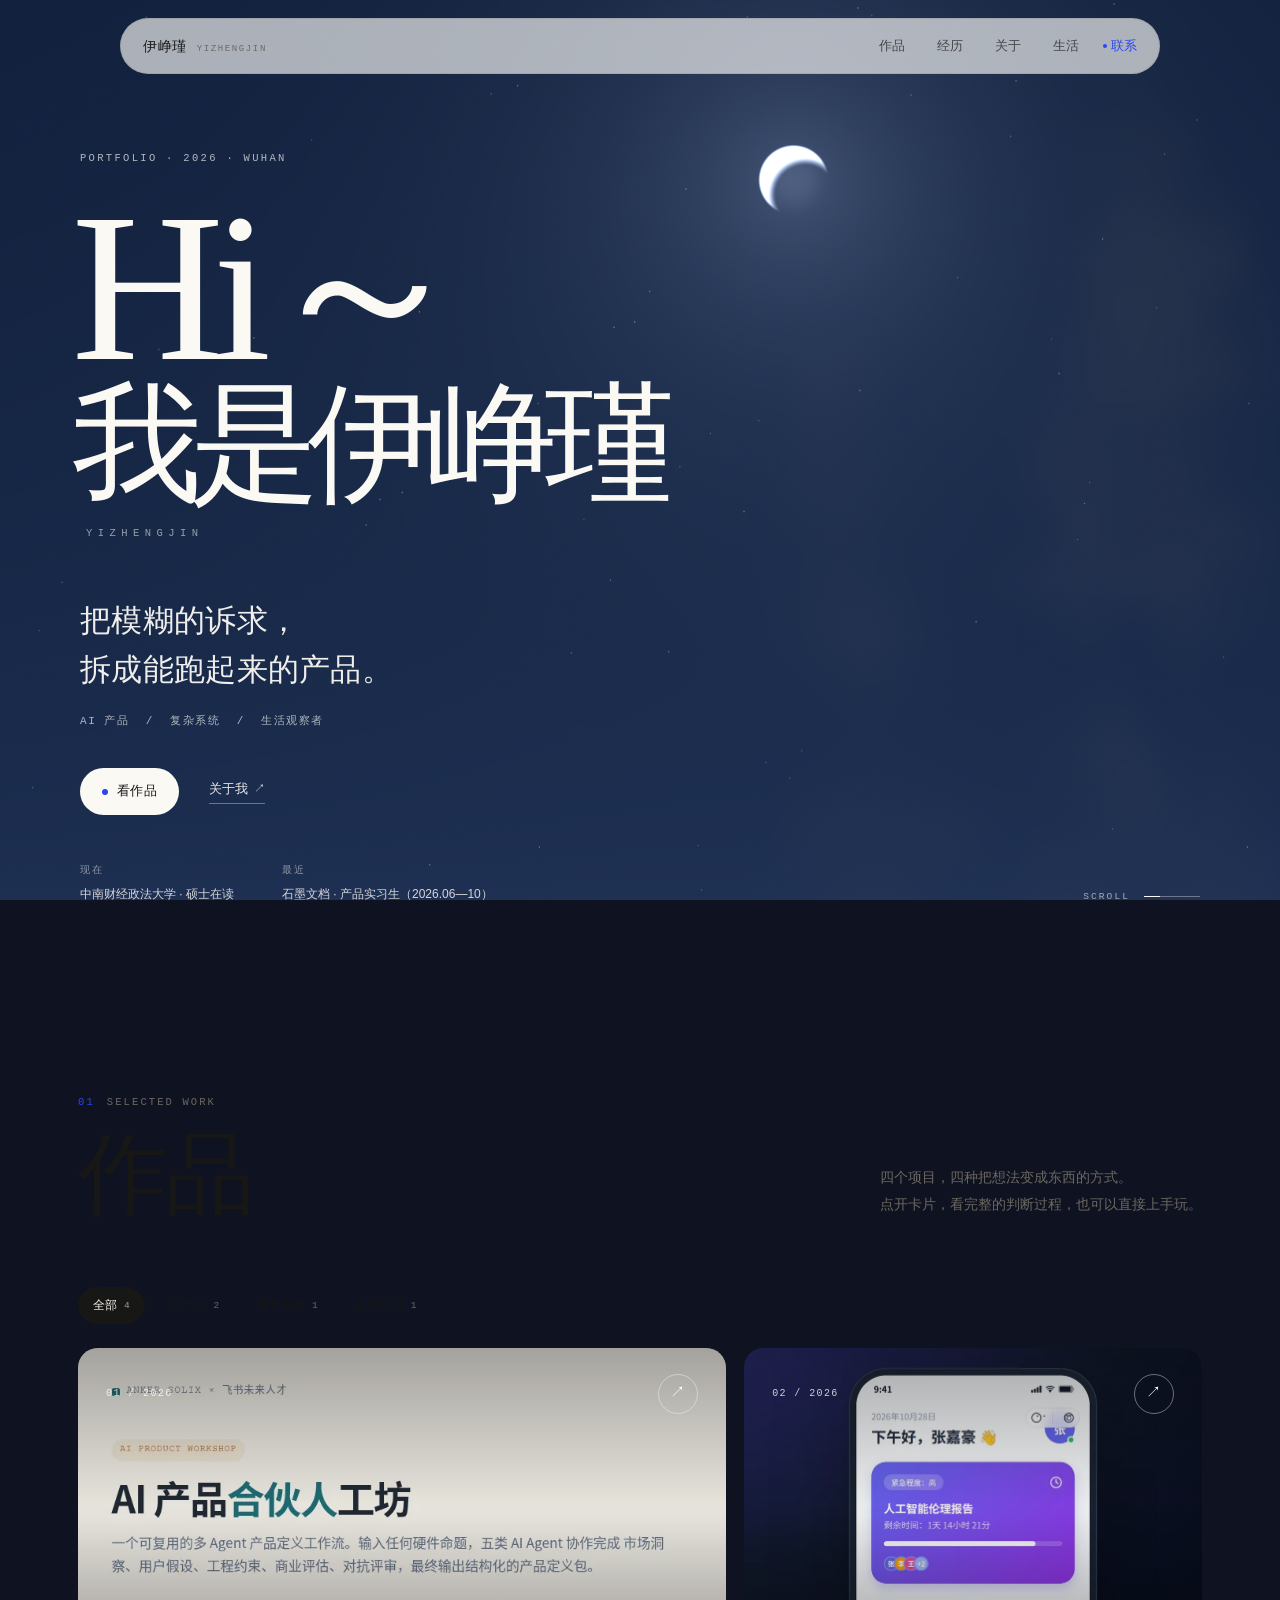
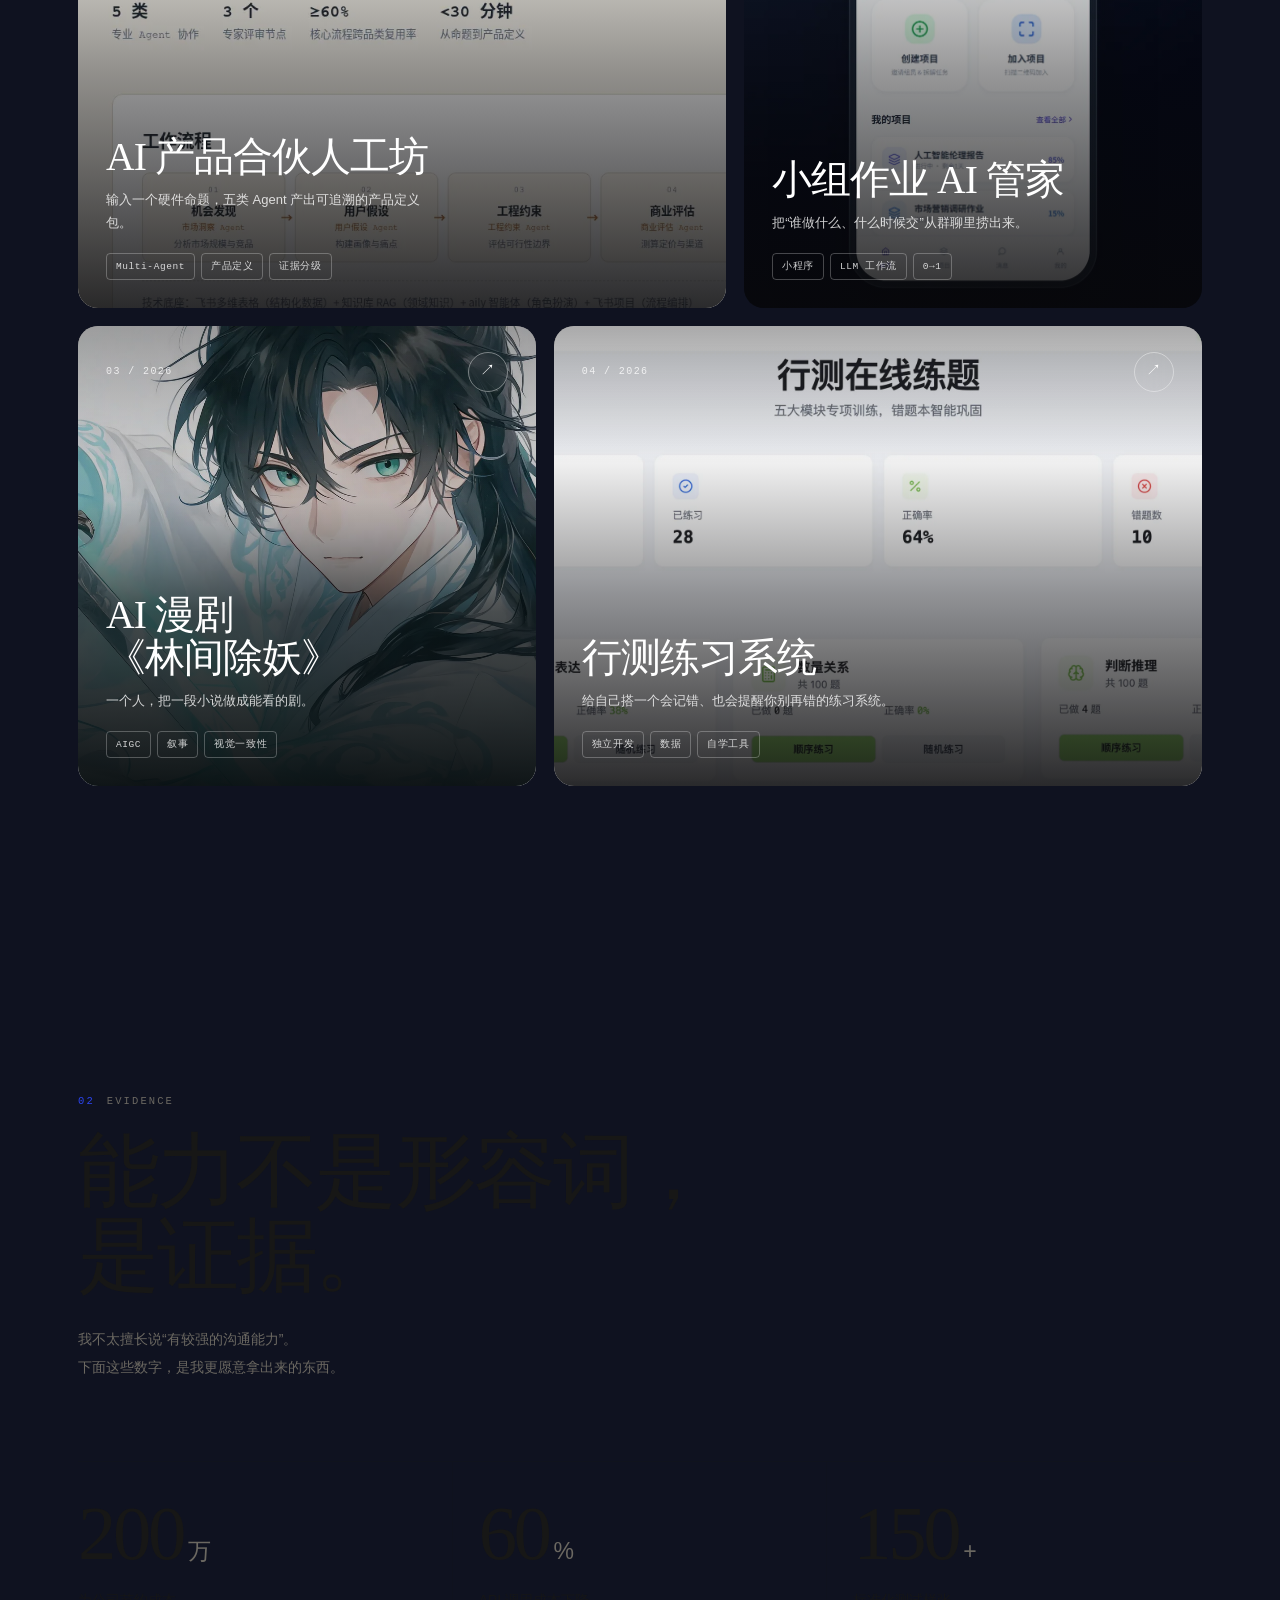
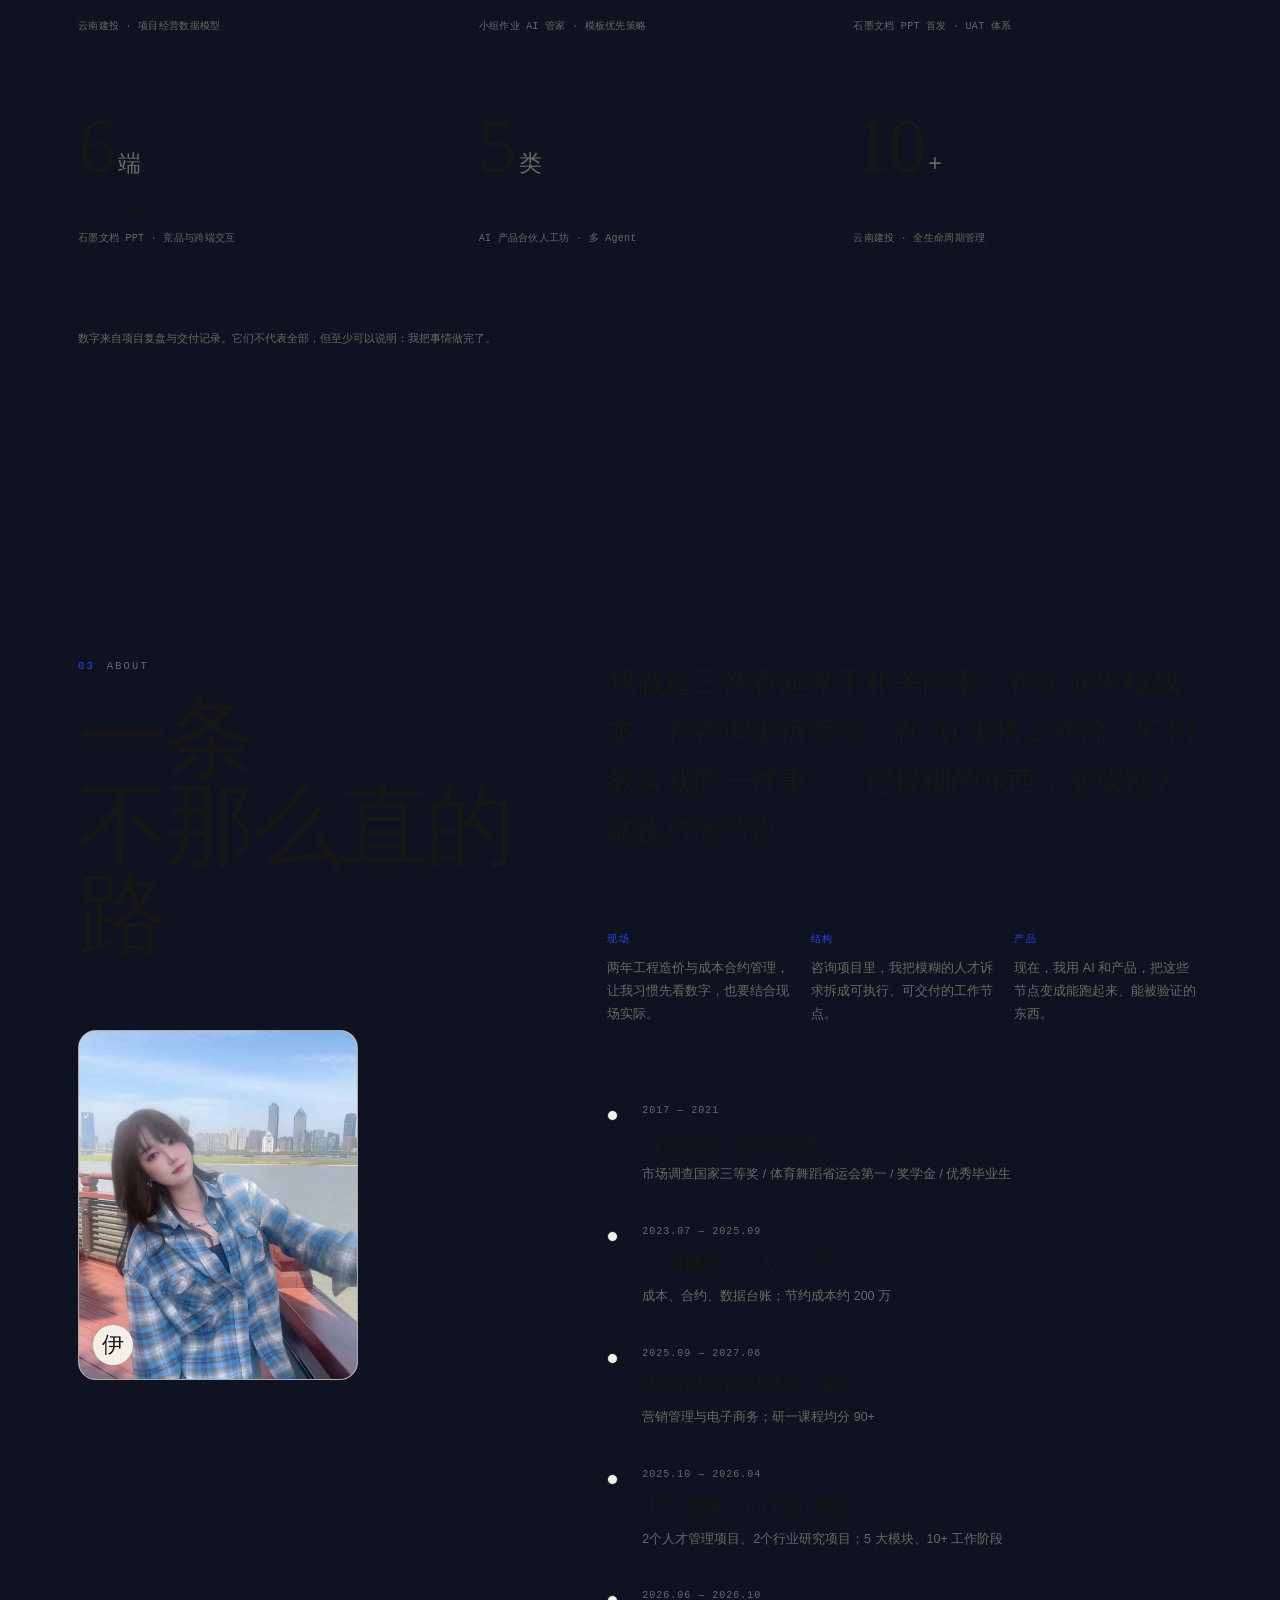
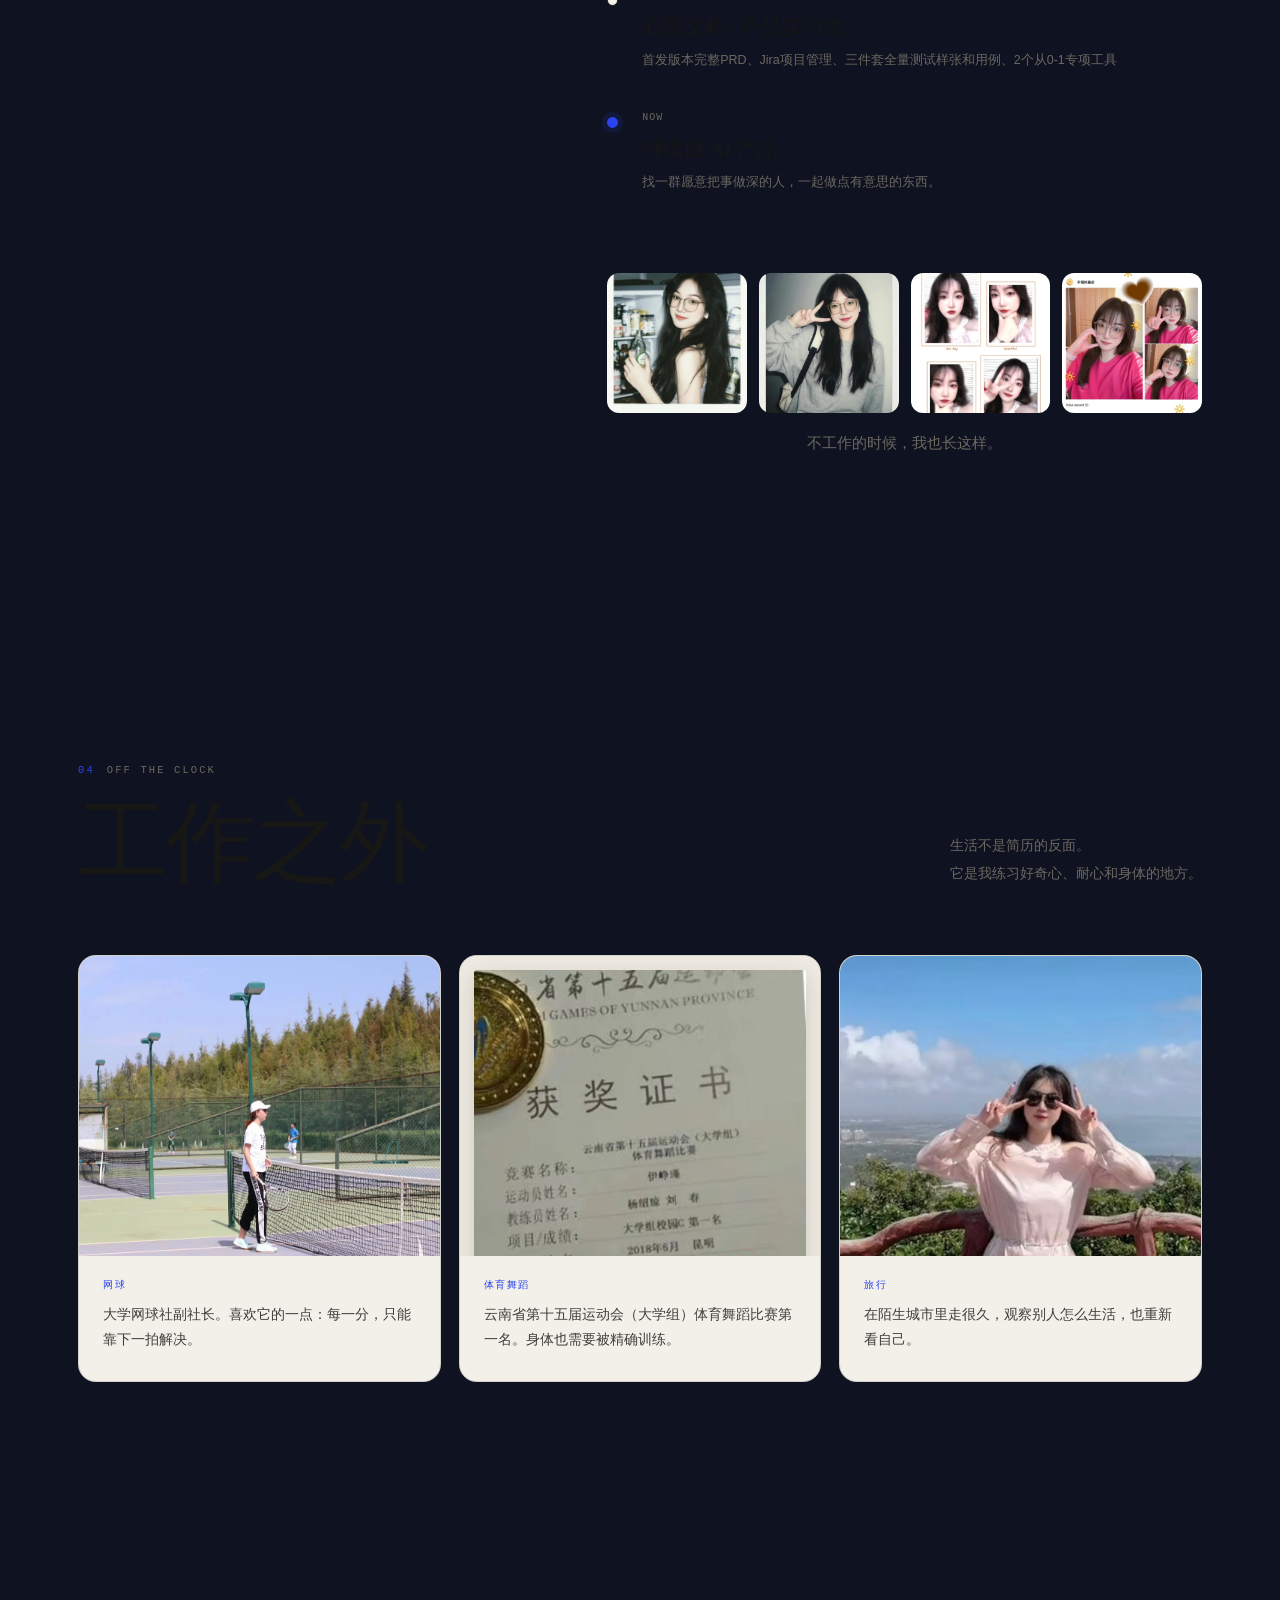
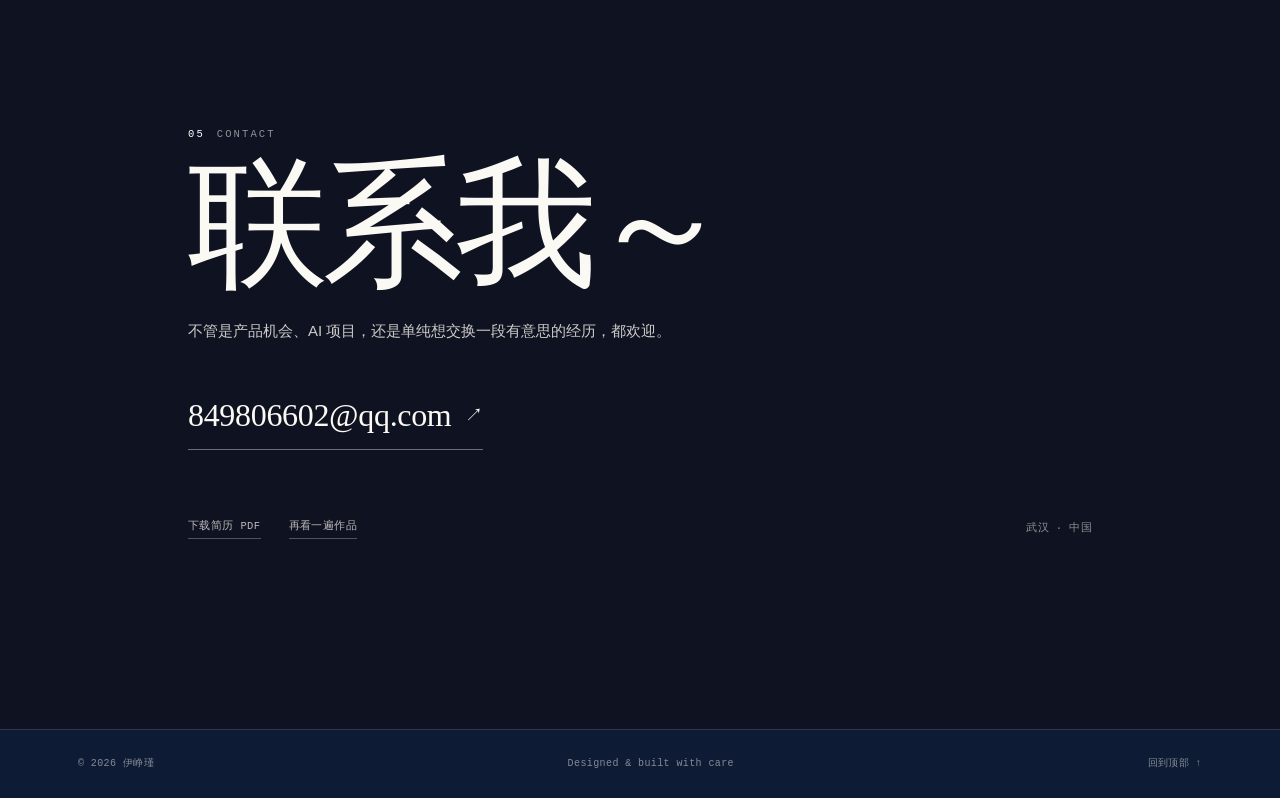
<file: index.html>
<!DOCTYPE html>
<html lang="zh-CN"><head>
<meta charset="UTF-8">
<meta name="viewport" content="width=device-width, initial-scale=1.0">
<title>伊峥瑾 · 产品 / AI / 生活</title>
<meta name="description" content="伊峥瑾的个人网站。AI 产品、复杂系统与生活观察。把模糊的诉求，拆成能跑起来的产品。">
<meta name="theme-color" content="#3B3D52">
<link rel="icon" href="assets/favicon.svg" type="image/svg+xml">
<link rel="stylesheet" href="assets/css/style.css">
</head>
<body>
<div class="sky" id="sky" aria-hidden="true">
  <div class="sky-layer sky-0"></div>
  <div class="sky-layer sky-1"></div>
  <div class="sky-layer sky-2"></div>
  <div class="sky-layer sky-3"></div>
  <div class="sky-layer sky-4"></div>
  <div class="sky-layer sky-5"></div>
  <div class="sky-sun" id="skySun"></div>
  <div class="sky-moon" id="skyMoon"></div>
  <div class="sky-stars" id="skyStars"></div>
  <div class="sky-clouds-wrap" id="skyCloudsWrap">
    <div class="sky-clouds shade"></div>
    <div class="sky-clouds" id="skyClouds"></div>
    <div class="sky-puffs"></div>
  </div>
  <canvas class="sky-canvas" id="skyCanvas" width="1196" height="1358"></canvas>
  <div class="sky-warm" id="skyWarm" style="--warm-o: 0.4697041049977073;"></div>
</div>
<div class="grain" aria-hidden="true"></div>

<header class="nav scrolled" id="nav">
  <a class="nav-brand" href="#top" aria-label="回到顶部">
    <span class="nav-name">伊峥瑾</span>
    <span class="nav-en">Yizhengjin</span>
  </a>
  <nav class="nav-links" aria-label="主导航">
    <a href="#work" data-nav="work" class="">作品</a>
    <a href="#proof" data-nav="proof" class="">经历</a>
    <a href="#about" data-nav="about" class="is-active">关于</a>
    <a href="#life" data-nav="life" class="">生活</a>
    <a href="#contact" data-nav="contact" class="">联系</a>
  </nav>
  <button class="nav-menu" id="navMenu" aria-label="打开菜单" aria-expanded="false">
    <span></span><span></span>
  </button>
</header>

<div class="mobile-menu" id="mobileMenu" aria-hidden="true">
  <a href="#work">作品</a>
  <a href="#proof">证据</a>
  <a href="#about">关于</a>
  <a href="#life">生活</a>
  <a href="#contact">联系</a>
</div>

<main id="top">

  <section class="hero" id="hero">
    <div class="hero-inner">
      <p class="hero-eyebrow reveal in" style="transition-delay: 0ms;">PORTFOLIO · 2026 · WUHAN</p>
      <h1 class="hero-name reveal in" data-delay="1" style="transition-delay: 90ms;">Hi～<div style="font-size: 130px;">我是伊峥瑾</div></h1>
      <p class="hero-latin reveal in" data-delay="2" style="transition-delay: 180ms;">YIZHENGJIN</p>
      <p class="hero-statement reveal in" data-delay="3" style="transition-delay: 270ms;">把模糊的诉求，<br>拆成能跑起来的产品。</p>
      <p class="hero-sub reveal in" data-delay="4" style="transition-delay: 360ms;">AI 产品 &nbsp;/&nbsp; 复杂系统 &nbsp;/&nbsp; 生活观察者</p>
      <div class="hero-actions reveal in" data-delay="5" style="transition-delay: 450ms;">
        <a class="btn btn-light" href="#work"><span class="dot"></span>看作品</a>
        <a class="link-underline" href="#about">关于我 <span aria-hidden="true">↗</span></a>
      </div>
    </div>

    <div class="hero-foot reveal in" data-delay="6" style="transition-delay: 540ms;">
      <div class="hero-meta">
        <span class="meta-k">现在</span>
        <span>中南财经政法大学 · 硕士在读</span>
      </div>
      <div class="hero-meta">
        <span class="meta-k">最近</span>
        <span>石墨文档 · 产品实习生（2026.06—10）</span>
      </div>
      <a class="scroll-cue" href="#work" aria-label="向下滚动">
        <span>SCROLL</span>
        <span class="scroll-line"></span>
      </a>
    </div>
  </section>

  <section class="section work" id="work">
    <div class="wrap">
      <div class="section-head">
        <div>
          <p class="label reveal in"><span>01</span> SELECTED WORK</p>
          <h2 class="display reveal in">作品</h2>
        </div>
        <p class="section-intro reveal in">四个项目，四种把想法变成东西的方式。<br>点开卡片，看完整的判断过程，也可以直接上手玩。</p>
      </div>

      <div class="filters reveal in" role="group" aria-label="项目筛选">
        <button class="chip is-active" data-filter="all">全部 <span>4</span></button>
        <button class="chip" data-filter="ai">AI 产品 <span>2</span></button>
        <button class="chip" data-filter="visual">视觉实验 <span>1</span></button>
        <button class="chip" data-filter="tool">自建工具 <span>1</span></button>
      </div>

      <div class="work-grid" id="workGrid">

        <article class="card card-lg reveal in" data-project="workshop" data-cat="ai" tabindex="0" role="button" aria-label="打开 AI 产品合伙人工坊案例">
          <div class="card-media">
            <img src="assets/img/workshop-agents.webp" alt="AI 产品合伙人工坊门户：五类 Agent 与工作流程" loading="lazy">
          </div>
          <div class="card-shade"></div>
          <div class="card-top">
            <span class="card-index">01 / 2026</span>
            <span class="card-arrow" aria-hidden="true">↗</span>
          </div>
          <div class="card-body">
            <h3 class="card-title">AI 产品合伙人工坊</h3>
            <p class="card-line">输入一个硬件命题，五类 Agent 产出可追溯的产品定义包。</p>
            <div class="card-tags">
              <span>Multi-Agent</span><span>产品定义</span><span>证据分级</span>
            </div>
          </div>
        </article>

        <article class="card card-sm reveal in" data-project="butler" data-cat="ai" tabindex="0" role="button" aria-label="打开小组作业 AI 管家案例">
          <div class="card-media">
            <img src="assets/img/butler-home.webp" alt="小组作业 AI 管家的手机端首页" loading="lazy">
          </div>
          <div class="card-shade"></div>
          <div class="card-top">
            <span class="card-index">02 / 2026</span>
            <span class="card-arrow" aria-hidden="true">↗</span>
          </div>
          <div class="card-body">
            <h3 class="card-title">小组作业 AI 管家</h3>
            <p class="card-line">把“谁做什么、什么时候交”从群聊里捞出来。</p>
            <div class="card-tags">
              <span>小程序</span><span>LLM 工作流</span><span>0→1</span>
            </div>
          </div>
        </article>

        <article class="card card-sm reveal in" data-project="comic" data-cat="visual" tabindex="0" role="button" aria-label="打开 AI 漫剧案例">
          <div class="card-media">
            <img src="assets/img/comic-cover.webp" alt="AI 漫剧《林间除妖》主角凌珩" loading="lazy">
          </div>
          <div class="card-shade"></div>
          <div class="card-top">
            <span class="card-index">03 / 2026</span>
            <span class="card-arrow" aria-hidden="true">↗</span>
          </div>
          <div class="card-body">
            <h3 class="card-title">AI 漫剧<br>《林间除妖》</h3>
            <p class="card-line">一个人，把一段小说做成能看的剧。</p>
            <div class="card-tags">
              <span>AIGC</span><span>叙事</span><span>视觉一致性</span>
            </div>
          </div>
        </article>

        <article class="card card-lg reveal in" data-project="exam" data-cat="tool" tabindex="0" role="button" aria-label="打开行测练习系统案例">
          <div class="card-media">
            <img src="assets/img/exam-cover.webp" alt="行测练习系统首页" loading="lazy">
          </div>
          <div class="card-shade"></div>
          <div class="card-top">
            <span class="card-index">04 / 2026</span>
            <span class="card-arrow" aria-hidden="true">↗</span>
          </div>
          <div class="card-body">
            <h3 class="card-title">行测练习系统</h3>
            <p class="card-line">给自己搭一个会记错、也会提醒你别再错的练习系统。</p>
            <div class="card-tags">
              <span>独立开发</span><span>数据</span><span>自学工具</span>
            </div>
          </div>
        </article>

      </div>
    </div>
  </section>

  <section class="proof" id="proof">
    <div class="wrap">
      <div class="proof-head">
        <p class="label reveal in"><span>02</span> EVIDENCE</p>
        <h2 class="display proof-title reveal in">能力不是形容词，<br>是证据。</h2>
        <p class="proof-intro reveal in">我不太擅长说“有较强的沟通能力”。<br>下面这些数字，是我更愿意拿出来的东西。</p>
      </div>

      <div class="metric-grid">
        <div class="metric reveal in">
          <div class="metric-num"><span data-count="200">200</span><em>万</em></div>
          <p class="metric-label">为公司节约成本</p>
          <p class="metric-src">云南建投 · 项目经营数据模型</p>
        </div>
        <div class="metric reveal in">
          <div class="metric-num"><span data-count="60">60</span><em>%</em></div>
          <p class="metric-label">API 调用成本下降</p>
          <p class="metric-src">小组作业 AI 管家 · 模板优先策略</p>
        </div>
        <div class="metric reveal in">
          <div class="metric-num"><span data-count="150">150</span><em>+</em></div>
          <p class="metric-label">标准化测试样张</p>
          <p class="metric-src">石墨文档 PPT 首发 · UAT 体系</p>
        </div>
        <div class="metric reveal in">
          <div class="metric-num"><span data-count="6">6</span><em>端</em></div>
          <p class="metric-label">交互一致性矩阵</p>
          <p class="metric-src">石墨文档 PPT · 竞品与跨端交互</p>
        </div>
        <div class="metric reveal in">
          <div class="metric-num"><span data-count="5">5</span><em>类</em></div>
          <p class="metric-label">协作 Agent 角色</p>
          <p class="metric-src">AI 产品合伙人工坊 · 多 Agent</p>
        </div>
        <div class="metric reveal in">
          <div class="metric-num"><span data-count="10">10</span><em>+</em></div>
          <p class="metric-label">合同谈判与签订</p>
          <p class="metric-src">云南建投 · 全生命周期管理</p>
        </div>
      </div>

      <p class="proof-note reveal in">数字来自项目复盘与交付记录。它们不代表全部，但至少可以说明：我把事情做完了。</p>
    </div>
  </section>

  <section class="section about" id="about">
    <div class="wrap about-grid">
      <div class="about-left">
        <p class="label reveal in"><span>03</span> ABOUT</p>
        <h2 class="display reveal in">一条<br>不那么直的路</h2>
        <figure class="about-portrait reveal in">
          <img src="assets/img/portrait-about.webp" alt="伊峥瑾在城市天台">
          <span class="about-seal" aria-hidden="true">伊</span>
        </figure>
      </div>

      <div class="about-right">
        <p class="about-lead reveal in">我做过三件看起来不相关的事：在企业里核成本，在咨询里拆组织，在 AI 里搭工作流。它们教会我同一件事——把模糊的东西，变成别人能执行的节点。</p>

        <div class="lenses">
          <div class="lens reveal in">
            <span class="lens-k">现场</span>
            <p>两年工程造价与成本合约管理，让我习惯先看数字，也要结合现场实际。</p>
          </div>
          <div class="lens reveal in">
            <span class="lens-k">结构</span>
            <p>咨询项目里，我把模糊的人才诉求拆成可执行、可交付的工作节点。</p>
          </div>
          <div class="lens reveal in">
            <span class="lens-k">产品</span>
            <p>现在，我用 AI 和产品，把这些节点变成能跑起来、能被验证的东西。</p>
          </div>
        </div>

        <div class="timeline">
          <div class="t-item reveal in">
            <span class="t-year">2017 — 2021</span>
            <h3 class="t-title">云南大学 · 国际商务</h3>
            <p class="t-meta">市场调查国家三等奖 / 体育舞蹈省运会第一 / 奖学金&nbsp;/&nbsp;优秀毕业生</p>
          </div>
          <div class="t-item reveal in">
            <span class="t-year">2023.07 — 2025.09</span>
            <h3 class="t-title">云南建投 · 计划合约部</h3>
            <p class="t-meta">成本、合约、数据台账；节约成本约 200 万</p>
          </div>
          <div class="t-item reveal in">
            <span class="t-year">2025.09 — 2027.06</span>
            <h3 class="t-title">中南财经政法大学 · 硕士</h3>
            <p class="t-meta">营销管理与电子商务；研一课程均分 90+</p>
          </div>
          <div class="t-item reveal in">
            <span class="t-year">2025.10 — 2026.04</span>
            <h3 class="t-title">中智咨询 · 助理咨询顾问</h3>
            <p class="t-meta">2个人才管理项目、2个行业研究项目；5 大模块、10+ 工作阶段</p>
          </div>
          <div class="t-item reveal in">
            <span class="t-year">2026.06 — 2026.10</span>
            <h3 class="t-title">石墨文档 · 产品实习生</h3>
            <p class="t-meta">首发版本完整PRD、Jira项目管理、三件套全量测试样张和用例、2个从0-1专项工具</p>
          </div>
          <div class="t-item is-now reveal in">
            <span class="t-year">NOW</span>
            <h3 class="t-title">继续做 AI 产品</h3>
            <p class="t-meta">找一群愿意把事做深的人，一起做点有意思的东西。</p>
          </div>
        </div>

        <div class="daily-grid reveal in" aria-label="日常照片">
          <figure><img src="assets/img/daily-1.webp" alt="冰箱前的自拍" loading="lazy"></figure>
          <figure><img src="assets/img/daily-2.webp" alt="背着帆布包的自拍" loading="lazy"></figure>
          <figure><img src="assets/img/daily-3.webp" alt="日常碎片拼图" loading="lazy"></figure>
          <figure><img src="assets/img/daily-4.webp" alt="生活记录拼图" loading="lazy"></figure>
          <p class="daily-note">不工作的时候，我也长这样。</p>
        </div>
      </div>
    </div>
  </section>

  <section class="life" id="life">
    <div class="wrap">
      <div class="section-head life-head">
        <div>
          <p class="label reveal in"><span>04</span> OFF THE CLOCK</p>
          <h2 class="display reveal in">工作之外</h2>
        </div>
        <p class="section-intro reveal in">生活不是简历的反面。<br>它是我练习好奇心、耐心和身体的地方。</p>
      </div>

      <div class="life-grid">
        <article class="life-card reveal in">
          <div class="life-photo">
            <img src="assets/img/life-tennis.webp" alt="网球场上的照片" loading="lazy">
          </div>
          <div class="life-copy">
            <span class="life-k">网球</span>
            <p>大学网球社副社长。喜欢它的一点：每一分，只能靠下一拍解决。</p>
          </div>
        </article>

        <article class="life-card reveal in">
          <div class="life-photo is-doc">
            <img src="assets/img/life-dance.webp" alt="云南省第十五届运动会体育舞蹈比赛获奖证书" loading="lazy">
          </div>
          <div class="life-copy">
            <span class="life-k">体育舞蹈</span>
            <p>云南省第十五届运动会（大学组）体育舞蹈比赛第一名。身体也需要被精确训练。</p>
          </div>
        </article>

        <article class="life-card reveal in">
          <div class="life-photo">
            <img src="assets/img/life-travel.webp" alt="山顶风景照" loading="lazy">
          </div>
          <div class="life-copy">
            <span class="life-k">旅行</span>
            <p>在陌生城市里走很久，观察别人怎么生活，也重新看自己。</p>
          </div>
        </article>
      </div>
    </div>
  </section>

  <section class="contact" id="contact">
    <div class="wrap contact-inner">
      <p class="label reveal in"><span>05</span> CONTACT</p>
      <h2 class="contact-title reveal in">联系我～</h2>
      <p class="contact-lead reveal in">不管是产品机会、AI 项目，还是单纯想交换一段有意思的经历，都欢迎。</p>
      <a class="contact-mail reveal in" href="mailto:849806602@qq.com">849806602@qq.com <span aria-hidden="true">↗</span></a>
      <div class="contact-links reveal in">
        <a href="assets/yizhengjin-resume.pdf" target="_blank" rel="noopener">下载简历 PDF</a>
        <a href="#work">再看一遍作品</a>
        <span class="contact-loc">武汉 · 中国</span>
      </div>
    </div>
  </section>

</main>

<footer class="footer">
  <div class="wrap footer-inner">
    <span>© 2026 伊峥瑾</span>
    <span>Designed &amp; built with care</span>
    <a href="#top">回到顶部 ↑</a>
  </div>
</footer>

<div class="case" id="case" aria-hidden="true" role="dialog" aria-modal="true" aria-labelledby="caseTitle" tabindex="-1">
  <div class="case-bar">
    <button class="case-back" id="caseBack">← 返回作品</button>
    <span class="case-count" id="caseCount">CASE 03 / 04</span>
    <button class="case-close" id="caseClose" aria-label="关闭案例">关闭 <span aria-hidden="true">✕</span></button>
    <span class="case-progress" id="caseProgress" aria-hidden="true" style="transform: scaleX(0);"></span>
  </div>
  <div class="case-scroll" id="caseScroll">
    <div class="case-content" id="caseContent"></div>
  </div>
</div>

<script src="assets/js/sky-gl.js"></script>
<script src="assets/js/main.js"></script>



</body></html>
</file>
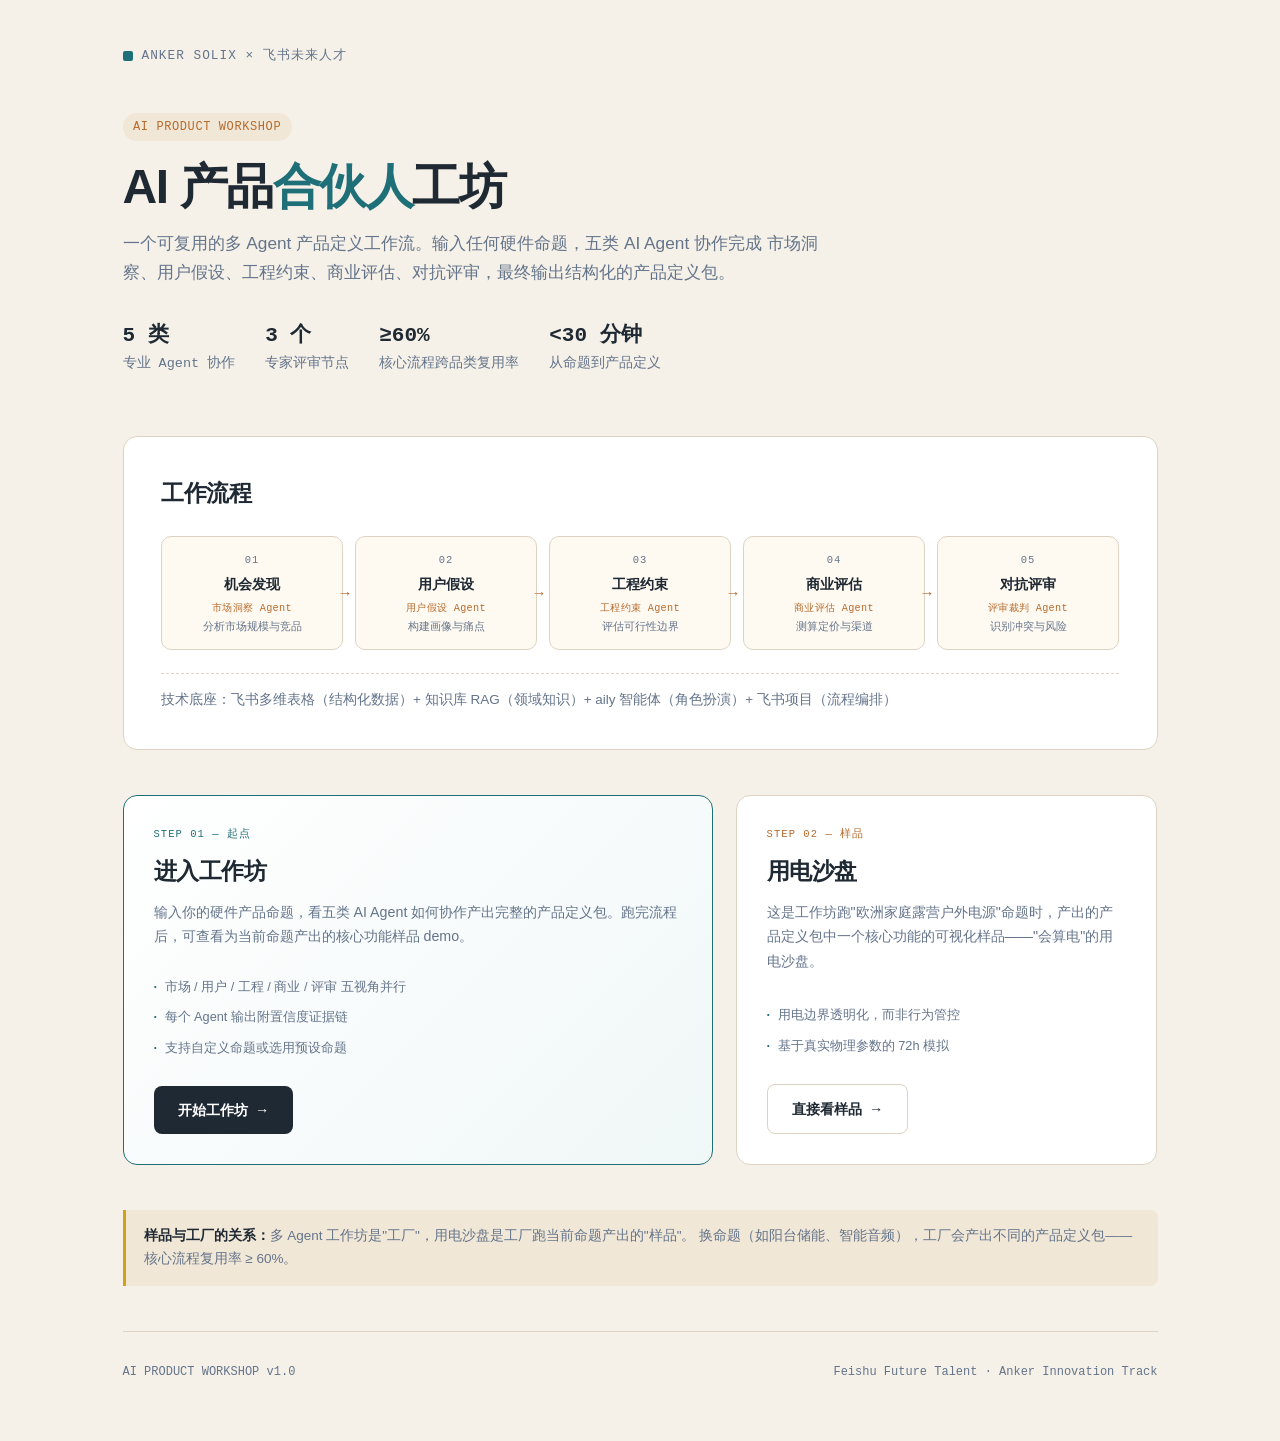
<file: demos/workshop/index.html>
<!DOCTYPE html>
<html lang="zh-CN">
<head>
  <meta charset="UTF-8">
  <meta name="viewport" content="width=device-width, initial-scale=1.0">
  <title>AI 产品合伙人工坊 — Anker Solix</title>
  <style>
    :root {
      --bg: #f5f1e8;
      --bg2: #fffaf1;
      --ink: #1f2933;
      --muted: #64748b;
      --rule: #ded3c2;
      --accent: #1f6f78;
      --accent2: #b66a2c;
      --accent3: #d4a017;
      --paper: #ffffff;
      --soft: #f1e7d6;
      --font: 'InstrumentSans', 'PingFang SC', 'Microsoft YaHei', -apple-system, sans-serif;
      --font-mono: 'JetBrainsMono', 'SFMono-Regular', Menlo, monospace;
    }
    *, *::before, *::after { box-sizing: border-box; }
    html { font-size: 15px; }
    body {
      margin: 0;
      font-family: var(--font);
      color: var(--ink);
      background: var(--bg);
      line-height: 1.7;
      min-height: 100vh;
    }
    .wrap {
      max-width: 1080px;
      margin: 0 auto;
      padding: 3rem 1.5rem 4rem;
    }

    /* Header */
    .brand {
      display: flex;
      align-items: center;
      gap: 0.6rem;
      font-family: var(--font-mono);
      font-size: 0.85rem;
      color: var(--muted);
      letter-spacing: 0.08em;
      margin-bottom: 3rem;
    }
    .brand .dot {
      width: 10px; height: 10px;
      background: var(--accent);
      border-radius: 2px;
    }

    /* Hero */
    .hero {
      margin-bottom: 4rem;
    }
    .hero .tag {
      display: inline-block;
      padding: 0.25rem 0.7rem;
      background: var(--soft);
      color: var(--accent2);
      font-size: 0.8rem;
      border-radius: 999px;
      margin-bottom: 1.2rem;
      font-family: var(--font-mono);
      letter-spacing: 0.05em;
    }
    .hero h1 {
      margin: 0 0 1rem;
      font-size: 3.2rem;
      line-height: 1.15;
      letter-spacing: -0.03em;
      font-weight: 700;
    }
    .hero h1 em {
      font-style: normal;
      color: var(--accent);
    }
    .hero p.lead {
      font-size: 1.15rem;
      color: var(--muted);
      max-width: 720px;
      margin: 0 0 2rem;
    }
    .hero .meta {
      display: flex;
      gap: 2rem;
      font-size: 0.9rem;
      color: var(--muted);
      font-family: var(--font-mono);
    }
    .hero .meta strong {
      color: var(--ink);
      display: block;
      font-size: 1.4rem;
      font-weight: 700;
    }

    /* Concept */
    .concept {
      background: var(--paper);
      border: 1px solid var(--rule);
      border-radius: 14px;
      padding: 2.5rem;
      margin-bottom: 3rem;
    }
    .concept h2 {
      margin: 0 0 1.5rem;
      font-size: 1.5rem;
      letter-spacing: -0.02em;
    }
    .flow {
      display: grid;
      grid-template-columns: repeat(5, 1fr);
      gap: 0.8rem;
      margin: 1.5rem 0;
    }
    .flow .step {
      background: var(--bg2);
      border: 1px solid var(--rule);
      border-radius: 10px;
      padding: 1rem 0.8rem;
      text-align: center;
      position: relative;
    }
    .flow .step .num {
      font-family: var(--font-mono);
      font-size: 0.7rem;
      color: var(--muted);
      letter-spacing: 0.1em;
    }
    .flow .step .name {
      font-weight: 700;
      margin: 0.2rem 0 0.35rem;
      font-size: 0.95rem;
    }
    .flow .step .agent {
      font-family: var(--font-mono);
      font-size: 0.68rem;
      color: var(--accent2);
      letter-spacing: 0.03em;
      line-height: 1.35;
    }
    .flow .step .desc {
      font-size: 0.75rem;
      color: var(--muted);
      line-height: 1.45;
      margin-top: 0.15rem;
    }
    .flow .step:not(:last-child)::after {
      content: '→';
      position: absolute;
      right: -0.7rem;
      top: 50%;
      transform: translateY(-50%);
      color: var(--accent2);
      font-weight: 700;
      z-index: 2;
    }
    .concept .note {
      font-size: 0.9rem;
      color: var(--muted);
      padding-top: 1rem;
      border-top: 1px dashed var(--rule);
    }

    /* Entry Cards */
    .entries {
      display: grid;
      grid-template-columns: 1.4fr 1fr;
      gap: 1.5rem;
      margin-bottom: 3rem;
    }
    .card {
      background: var(--paper);
      border: 1px solid var(--rule);
      border-radius: 14px;
      padding: 2rem;
      transition: transform 0.2s ease, box-shadow 0.2s ease;
      display: flex;
      flex-direction: column;
    }
    .card:hover {
      transform: translateY(-3px);
      box-shadow: 0 12px 32px rgba(31, 41, 51, 0.08);
    }
    .card.primary {
      border-color: var(--accent);
      background: linear-gradient(135deg, #fff 0%, #f0f7f7 100%);
    }
    .card .badge {
      font-family: var(--font-mono);
      font-size: 0.7rem;
      color: var(--accent2);
      letter-spacing: 0.1em;
      margin-bottom: 0.6rem;
    }
    .card.primary .badge { color: var(--accent); }
    .card h3 {
      margin: 0 0 0.6rem;
      font-size: 1.5rem;
      letter-spacing: -0.02em;
    }
    .card p {
      color: var(--muted);
      margin: 0 0 1.5rem;
      flex: 1;
      font-size: 0.95rem;
    }
    .card .features {
      list-style: none;
      margin: 0 0 1.5rem;
      padding: 0;
      font-size: 0.85rem;
    }
    .card .features li {
      padding: 0.3rem 0;
      color: var(--muted);
    }
    .card .features li::before {
      content: '·';
      color: var(--accent);
      font-weight: 700;
      margin-right: 0.5rem;
    }
    .btn {
      display: inline-flex;
      align-items: center;
      gap: 0.5rem;
      padding: 0.8rem 1.6rem;
      background: var(--ink);
      color: #fff;
      text-decoration: none;
      border-radius: 8px;
      font-weight: 600;
      font-size: 0.95rem;
      transition: background 0.2s ease;
      align-self: flex-start;
    }
    .btn:hover { background: var(--accent); }
    .btn .arrow { transition: transform 0.2s ease; }
    .btn:hover .arrow { transform: translateX(3px); }
    .btn.secondary {
      background: transparent;
      color: var(--ink);
      border: 1px solid var(--rule);
    }
    .btn.secondary:hover {
      background: var(--soft);
      border-color: var(--accent2);
    }

    /* Sample note */
    .sample-note {
      background: var(--soft);
      border-left: 3px solid var(--accent3);
      padding: 1rem 1.2rem;
      border-radius: 0 8px 8px 0;
      font-size: 0.9rem;
      color: var(--muted);
      margin-bottom: 3rem;
    }
    .sample-note strong { color: var(--ink); }

    /* Footer */
    .footer {
      border-top: 1px solid var(--rule);
      padding-top: 2rem;
      display: flex;
      justify-content: space-between;
      font-size: 0.8rem;
      color: var(--muted);
      font-family: var(--font-mono);
    }

    @media (max-width: 800px) {
      .hero h1 { font-size: 2.2rem; }
      .flow { grid-template-columns: 1fr; }
      .flow .step:not(:last-child)::after {
        content: '↓';
        right: 50%;
        top: auto;
        bottom: -1.1rem;
        transform: translateX(50%);
      }
      .entries { grid-template-columns: 1fr; }
      .hero .meta { flex-direction: column; gap: 0.8rem; }
    }
  </style>
</head>
<body>
  <div class="wrap">
    <div class="brand">
      <span class="dot"></span>
      <span>ANKER SOLIX × 飞书未来人才</span>
    </div>

    <section class="hero">
      <div class="tag">AI PRODUCT WORKSHOP</div>
      <h1>AI 产品<em>合伙人</em>工坊</h1>
      <p class="lead">
        一个可复用的多 Agent 产品定义工作流。输入任何硬件命题，五类 AI Agent 协作完成
        市场洞察、用户假设、工程约束、商业评估、对抗评审，最终输出结构化的产品定义包。
      </p>
      <div class="meta">
        <div><strong>5 类</strong>专业 Agent 协作</div>
        <div><strong>3 个</strong>专家评审节点</div>
        <div><strong>≥60%</strong>核心流程跨品类复用率</div>
        <div><strong>&lt;30 分钟</strong>从命题到产品定义</div>
      </div>
    </section>

    <section class="concept">
      <h2>工作流程</h2>
      <div class="flow">
        <div class="step">
          <div class="num">01</div>
          <div class="name">机会发现</div>
          <div class="agent">市场洞察 Agent</div>
          <div class="desc">分析市场规模与竞品</div>
        </div>
        <div class="step">
          <div class="num">02</div>
          <div class="name">用户假设</div>
          <div class="agent">用户假设 Agent</div>
          <div class="desc">构建画像与痛点</div>
        </div>
        <div class="step">
          <div class="num">03</div>
          <div class="name">工程约束</div>
          <div class="agent">工程约束 Agent</div>
          <div class="desc">评估可行性边界</div>
        </div>
        <div class="step">
          <div class="num">04</div>
          <div class="name">商业评估</div>
          <div class="agent">商业评估 Agent</div>
          <div class="desc">测算定价与渠道</div>
        </div>
        <div class="step">
          <div class="num">05</div>
          <div class="name">对抗评审</div>
          <div class="agent">评审裁判 Agent</div>
          <div class="desc">识别冲突与风险</div>
        </div>
      </div>
      <div class="note">
        技术底座：飞书多维表格（结构化数据）+ 知识库 RAG（领域知识）+ aily 智能体（角色扮演）+ 飞书项目（流程编排）
      </div>
    </section>

    <section class="entries">
      <div class="card primary">
        <div class="badge">STEP 01 — 起点</div>
        <h3>进入工作坊</h3>
        <p>输入你的硬件产品命题，看五类 AI Agent 如何协作产出完整的产品定义包。跑完流程后，可查看为当前命题产出的核心功能样品 demo。</p>
        <ul class="features">
          <li>市场 / 用户 / 工程 / 商业 / 评审 五视角并行</li>
          <li>每个 Agent 输出附置信度证据链</li>
          <li>支持自定义命题或选用预设命题</li>
        </ul>
        <a class="btn" href="workshop/index.html">开始工作坊 <span class="arrow">→</span></a>
      </div>

      <div class="card">
        <div class="badge">STEP 02 — 样品</div>
        <h3>用电沙盘</h3>
        <p>这是工作坊跑"欧洲家庭露营户外电源"命题时，产出的产品定义包中一个核心功能的可视化样品——"会算电"的用电沙盘。</p>
        <ul class="features">
          <li>用电边界透明化，而非行为管控</li>
          <li>基于真实物理参数的 72h 模拟</li>
        </ul>
        <a class="btn secondary" href="sandbox/index.html">直接看样品 <span class="arrow">→</span></a>
      </div>
    </section>

    <div class="sample-note">
      <strong>样品与工厂的关系：</strong>多 Agent 工作坊是"工厂"，用电沙盘是工厂跑当前命题产出的"样品"。
      换命题（如阳台储能、智能音频），工厂会产出不同的产品定义包——核心流程复用率 ≥ 60%。
    </div>

    <footer class="footer">
      <span>AI PRODUCT WORKSHOP v1.0</span>
      <span>Feishu Future Talent · Anker Innovation Track</span>
    </footer>
  </div>
</body>
</html>
</file>
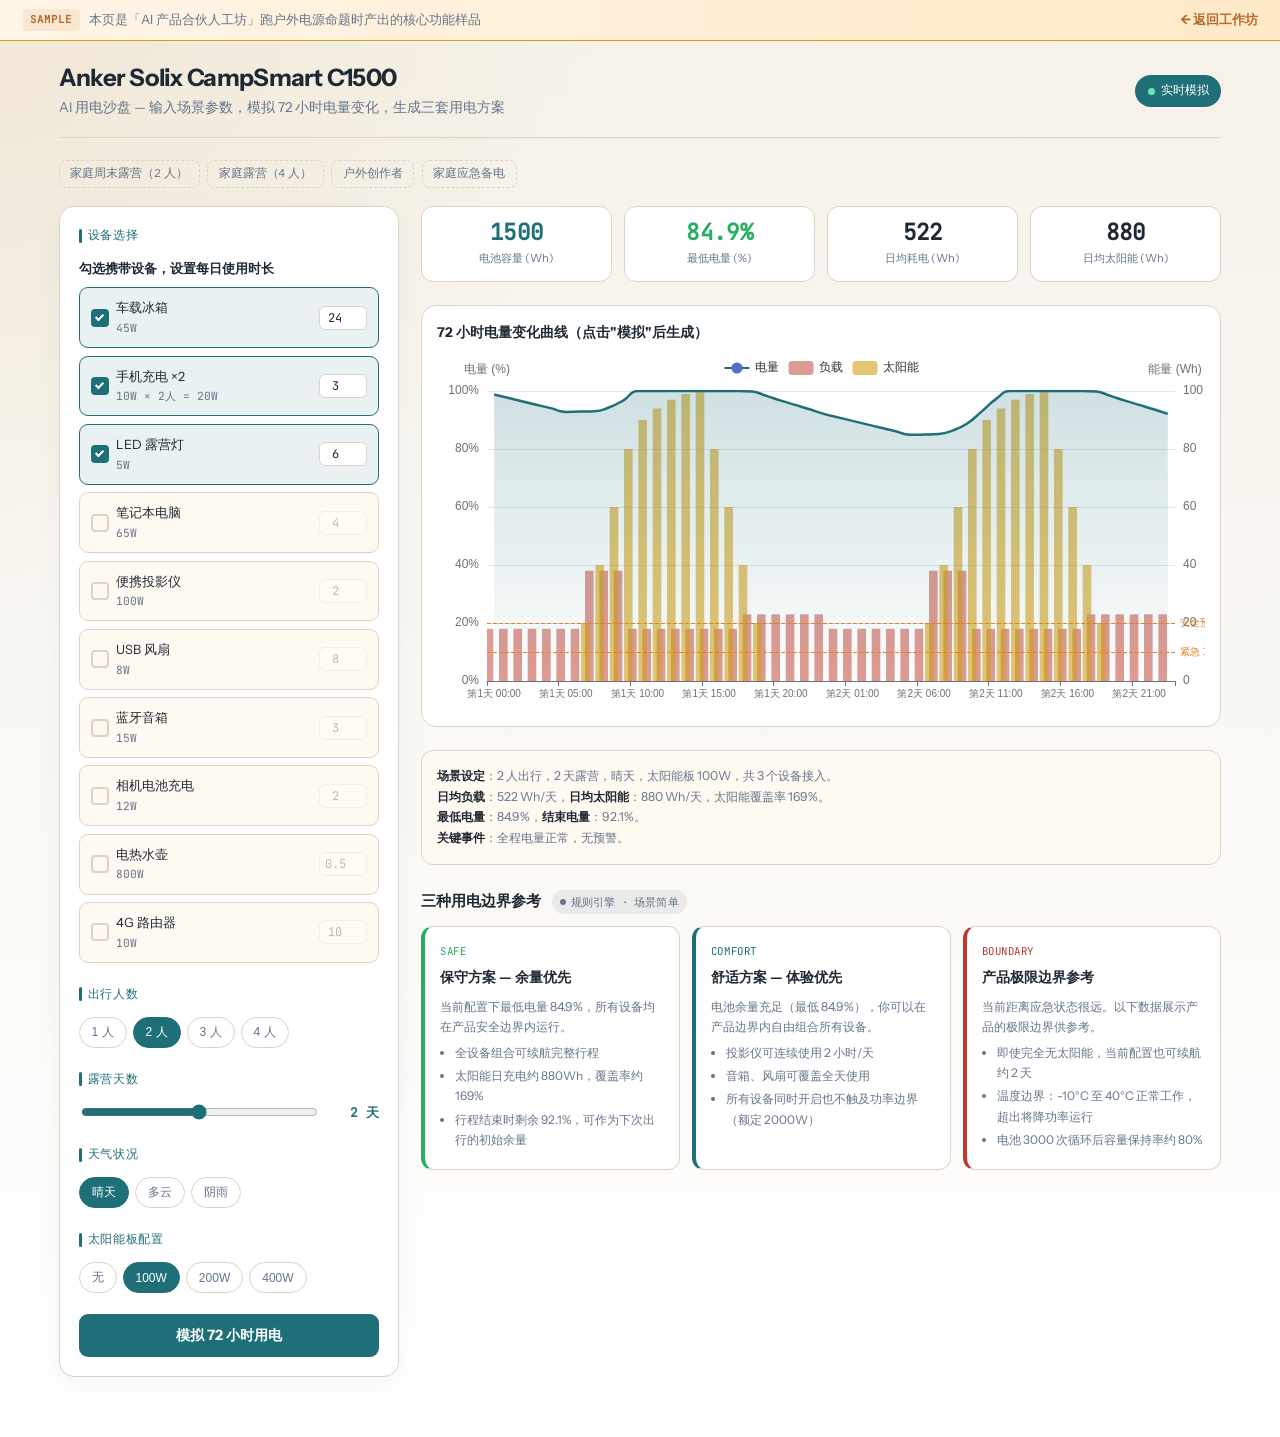
<file: demos/workshop/sandbox/index.html>
<!-- Generated by Trae Work -->
<!DOCTYPE html>
<html lang="zh-CN">
<head>
  <meta charset="UTF-8">
  <meta name="viewport" content="width=device-width, initial-scale=1.0">
  <title>Anker Solix CampSmart C1500 - AI 用电沙盘</title>

  <style>
    @font-face {
      font-family: 'InstrumentSans';
      src: url('../_shared/fonts/InstrumentSans-Regular.ttf') format('truetype');
      font-weight: 400;
    }
    @font-face {
      font-family: 'InstrumentSans';
      src: url('../_shared/fonts/InstrumentSans-Bold.ttf') format('truetype');
      font-weight: 700;
    }
    @font-face {
      font-family: 'JetBrainsMono';
      src: url('../_shared/fonts/JetBrainsMono-Regular.ttf') format('truetype');
      font-weight: 400;
    }
  </style>

  <style>
    :root {
      --bg: #f5f1e8;
      --bg2: #fffaf1;
      --ink: #1f2933;
      --muted: #64748b;
      --rule: #ded3c2;
      --accent: #1f6f78;
      --accent2: #b66a2c;
      --accent3: #d4a017;
      --paper: #ffffff;
      --soft: #f1e7d6;
      --danger: #c0392b;
      --warn: #e67e22;
      --safe: #27ae60;
      --font: 'InstrumentSans', 'PingFang SC', 'Microsoft YaHei', sans-serif;
      --font-mono: 'JetBrainsMono', 'SFMono-Regular', monospace;
      --max: 1200px;
    }

    *, *::before, *::after { box-sizing: border-box; }
    html { font-size: 15px; scroll-behavior: smooth; }
    body {
      margin: 0;
      font-family: var(--font);
      color: var(--ink);
      background:
        radial-gradient(circle at top left, var(--soft), transparent 40rem),
        linear-gradient(180deg, var(--bg), var(--paper));
      line-height: 1.7;
    }

    .app {
      max-width: var(--max);
      margin: 0 auto;
      padding: 1.5rem 1.25rem 4rem;
    }

    /* Header */
    .header {
      display: flex;
      align-items: center;
      justify-content: space-between;
      flex-wrap: wrap;
      gap: 1rem;
      padding-bottom: 1.2rem;
      border-bottom: 1px solid var(--rule);
      margin-bottom: 1.5rem;
    }
    .header-left h1 {
      margin: 0;
      font-size: 1.6rem;
      letter-spacing: -0.03em;
      line-height: 1.2;
    }
    .header-left .subtitle {
      color: var(--muted);
      font-size: 0.9rem;
      margin-top: 0.2rem;
    }
    .header-badge {
      display: inline-flex;
      align-items: center;
      gap: 0.4rem;
      background: var(--accent);
      color: white;
      padding: 0.4rem 0.85rem;
      border-radius: 999px;
      font-size: 0.78rem;
      font-family: var(--font-mono);
    }
    .header-badge::before {
      content: '';
      width: 7px;
      height: 7px;
      background: #6ee7b7;
      border-radius: 50%;
      animation: pulse 2s infinite;
    }
    @keyframes pulse {
      0%, 100% { opacity: 1; }
      50% { opacity: 0.4; }
    }

    /* Layout */
    .main-grid {
      display: grid;
      grid-template-columns: 340px 1fr;
      gap: 1.5rem;
    }
    @media (max-width: 900px) {
      .main-grid { grid-template-columns: 1fr; }
    }

    /* Control Panel */
    .panel {
      background: var(--paper);
      border: 1px solid var(--rule);
      border-radius: 1rem;
      padding: 1.25rem;
      box-shadow: 0 0.6rem 1.8rem color-mix(in srgb, var(--accent) 6%, transparent);
    }
    .panel-title {
      font-size: 0.82rem;
      font-family: var(--font-mono);
      text-transform: uppercase;
      letter-spacing: 0.06em;
      color: var(--accent);
      margin: 0 0 0.8rem;
      display: flex;
      align-items: center;
      gap: 0.4rem;
    }
    .panel-title::before {
      content: '';
      width: 3px;
      height: 14px;
      background: var(--accent);
      border-radius: 2px;
    }
    .panel-section {
      margin-bottom: 1.4rem;
    }
    .panel-section:last-child { margin-bottom: 0; }
    .panel-label {
      font-size: 0.85rem;
      font-weight: 600;
      margin-bottom: 0.5rem;
      color: var(--ink);
    }

    /* Device List */
    .device-list {
      display: flex;
      flex-direction: column;
      gap: 0.5rem;
    }
    .device-item {
      display: flex;
      align-items: center;
      justify-content: space-between;
      padding: 0.6rem 0.75rem;
      border: 1px solid var(--rule);
      border-radius: 0.6rem;
      background: var(--bg2);
      cursor: pointer;
      transition: all 0.15s;
    }
    .device-item:hover {
      border-color: var(--accent);
      background: color-mix(in srgb, var(--accent) 5%, var(--paper));
    }
    .device-item.active {
      border-color: var(--accent);
      background: color-mix(in srgb, var(--accent) 10%, var(--paper));
    }
    .device-item-left {
      display: flex;
      align-items: center;
      gap: 0.5rem;
    }
    .device-check {
      width: 18px;
      height: 18px;
      border: 2px solid var(--rule);
      border-radius: 4px;
      display: flex;
      align-items: center;
      justify-content: center;
      flex-shrink: 0;
      transition: all 0.15s;
    }
    .device-item.active .device-check {
      border-color: var(--accent);
      background: var(--accent);
    }
    .device-item.active .device-check::after {
      content: '';
      width: 5px;
      height: 8px;
      border: solid white;
      border-width: 0 2px 2px 0;
      transform: rotate(45deg) translate(-1px, -1px);
    }
    .device-name {
      font-size: 0.85rem;
      font-weight: 500;
    }
    .device-watt {
      font-size: 0.75rem;
      color: var(--muted);
      font-family: var(--font-mono);
    }

    /* Device hours input */
    .device-hours {
      width: 48px;
      padding: 0.2rem 0.35rem;
      border: 1px solid var(--rule);
      border-radius: 0.4rem;
      font-size: 0.8rem;
      text-align: center;
      font-family: var(--font-mono);
      background: var(--paper);
      color: var(--ink);
    }
    .device-hours:focus {
      outline: none;
      border-color: var(--accent);
    }
    .device-hours:disabled {
      opacity: 0.3;
      cursor: not-allowed;
    }

    /* Select buttons */
    .btn-group {
      display: flex;
      gap: 0.4rem;
      flex-wrap: wrap;
    }
    .btn-chip {
      padding: 0.4rem 0.8rem;
      border: 1px solid var(--rule);
      border-radius: 999px;
      background: var(--paper);
      font-size: 0.8rem;
      cursor: pointer;
      transition: all 0.15s;
      color: var(--muted);
    }
    .btn-chip:hover {
      border-color: var(--accent);
      color: var(--accent);
    }
    .btn-chip.active {
      background: var(--accent);
      color: white;
      border-color: var(--accent);
    }

    /* Slider */
    .slider-wrap {
      display: flex;
      align-items: center;
      gap: 0.6rem;
    }
    .slider-wrap input[type="range"] {
      flex: 1;
      accent-color: var(--accent);
    }
    .slider-val {
      min-width: 50px;
      text-align: right;
      font-family: var(--font-mono);
      font-size: 0.85rem;
      font-weight: 600;
      color: var(--accent);
    }

    /* Run button */
    .btn-run {
      width: 100%;
      padding: 0.8rem;
      background: var(--accent);
      color: white;
      border: none;
      border-radius: 0.6rem;
      font-size: 0.95rem;
      font-weight: 600;
      cursor: pointer;
      transition: all 0.2s;
      font-family: var(--font);
    }
    .btn-run:hover {
      background: #185a62;
      transform: translateY(-1px);
      box-shadow: 0 4px 12px color-mix(in srgb, var(--accent) 30%, transparent);
    }
    .btn-run:active { transform: translateY(0); }

    /* Right side */
    .right-area {
      display: flex;
      flex-direction: column;
      gap: 1.5rem;
    }

    /* Stats row */
    .stats-row {
      display: grid;
      grid-template-columns: repeat(4, 1fr);
      gap: 0.8rem;
    }
    @media (max-width: 600px) {
      .stats-row { grid-template-columns: repeat(2, 1fr); }
    }
    .stat-card {
      background: var(--paper);
      border: 1px solid var(--rule);
      border-radius: 0.8rem;
      padding: 0.9rem;
      text-align: center;
    }
    .stat-card .stat-val {
      font-size: 1.5rem;
      font-weight: 700;
      font-family: var(--font-mono);
      letter-spacing: -0.03em;
      line-height: 1.1;
    }
    .stat-card .stat-label {
      font-size: 0.75rem;
      color: var(--muted);
      margin-top: 0.25rem;
    }
    .stat-card.danger .stat-val { color: var(--danger); }
    .stat-card.warn .stat-val { color: var(--warn); }
    .stat-card.safe .stat-val { color: var(--safe); }
    .stat-card.accent .stat-val { color: var(--accent); }

    /* Chart */
    .chart-card {
      background: var(--paper);
      border: 1px solid var(--rule);
      border-radius: 1rem;
      padding: 1rem;
    }
    .chart-card h3 {
      margin: 0 0 0.5rem;
      font-size: 0.9rem;
      color: var(--ink);
    }
    #chart-main {
      width: 100%;
      height: 360px;
    }

    /* Plan cards */
    .plans-section h3 {
      margin: 0 0 0.8rem;
      font-size: 1rem;
      color: var(--ink);
    }
    .plans-grid {
      display: grid;
      grid-template-columns: repeat(3, 1fr);
      gap: 0.8rem;
    }
    @media (max-width: 700px) {
      .plans-grid { grid-template-columns: 1fr; }
    }
    .plan-card {
      background: var(--paper);
      border: 1px solid var(--rule);
      border-radius: 0.8rem;
      padding: 1rem;
      border-left: 4px solid var(--accent);
    }
    .plan-card.safe { border-left-color: var(--safe); }
    .plan-card.comfort { border-left-color: var(--accent); }
    .plan-card.emergency { border-left-color: var(--danger); }
    .plan-card .plan-tag {
      font-size: 0.72rem;
      font-family: var(--font-mono);
      text-transform: uppercase;
      letter-spacing: 0.05em;
      margin-bottom: 0.4rem;
    }
    .plan-card.safe .plan-tag { color: var(--safe); }
    .plan-card.comfort .plan-tag { color: var(--accent); }
    .plan-card.emergency .plan-tag { color: var(--danger); }
    .plan-card h4 {
      margin: 0 0 0.5rem;
      font-size: 0.92rem;
    }
    .plan-card p {
      margin: 0;
      font-size: 0.82rem;
      color: var(--muted);
      line-height: 1.6;
    }
    .plan-card ul {
      margin: 0.4rem 0 0;
      padding-left: 1rem;
      font-size: 0.8rem;
      color: var(--muted);
    }
    .plan-card li {
      margin: 0.2rem 0;
    }

    /* Scenario log */
    .scenario-log {
      background: var(--bg2);
      border: 1px solid var(--rule);
      border-radius: 0.8rem;
      padding: 1rem;
      font-size: 0.82rem;
      color: var(--muted);
      line-height: 1.7;
    }
    .scenario-log strong {
      color: var(--ink);
    }

    /* Preset bar */
    .preset-bar {
      display: flex;
      gap: 0.5rem;
      flex-wrap: wrap;
      margin-bottom: 1.2rem;
    }
    .preset-btn {
      padding: 0.35rem 0.7rem;
      border: 1px dashed var(--rule);
      border-radius: 0.5rem;
      background: transparent;
      font-size: 0.78rem;
      cursor: pointer;
      color: var(--muted);
      transition: all 0.15s;
    }
    .preset-btn:hover {
      border-color: var(--accent2);
      color: var(--accent2);
      background: color-mix(in srgb, var(--accent2) 5%, transparent);
    }

    /* AI Badge */
    .ai-badge {
      display: inline-flex;
      align-items: center;
      gap: 0.3rem;
      font-size: 0.72rem;
      font-family: var(--font-mono);
      padding: 0.2rem 0.55rem;
      border-radius: 999px;
      vertical-align: middle;
      margin-left: 0.5rem;
      font-weight: 400;
      letter-spacing: 0.02em;
    }
    .ai-badge::before {
      content: '';
      width: 6px;
      height: 6px;
      border-radius: 50%;
      flex-shrink: 0;
    }
    .ai-badge.ai {
      background: color-mix(in srgb, var(--accent) 12%, transparent);
      color: var(--accent);
    }
    .ai-badge.ai::before {
      background: var(--accent);
    }
    .ai-badge.rule {
      background: color-mix(in srgb, var(--muted) 12%, transparent);
      color: var(--muted);
    }
    .ai-badge.rule::before {
      background: var(--muted);
    }
    .ai-badge.fallback {
      background: color-mix(in srgb, var(--warn) 12%, transparent);
      color: var(--warn);
    }
    .ai-badge.fallback::before {
      background: var(--warn);
    }
    .ai-badge.loading {
      background: color-mix(in srgb, var(--accent2) 12%, transparent);
      color: var(--accent2);
    }
    .ai-badge.loading::before {
      background: var(--accent2);
      animation: pulse 1.2s infinite;
    }
    /* Sample context bar */
    .sample-context-bar {
      background: linear-gradient(90deg, #fff5e6 0%, #ffe9c7 100%);
      border-bottom: 1.5px solid var(--accent3, #d4a017);
      padding: 0.6rem 1.5rem;
      display: flex;
      align-items: center;
      justify-content: space-between;
      gap: 1rem;
      font-size: 0.85rem;
      flex-wrap: wrap;
    }
    .sample-context-bar .left {
      display: flex;
      align-items: center;
      gap: 0.6rem;
      color: var(--ink);
    }
    .sample-context-bar .label {
      font-family: var(--font-mono);
      font-size: 0.7rem;
      color: var(--accent2, #b66a2c);
      letter-spacing: 0.1em;
      padding: 0.15rem 0.5rem;
      background: rgba(182, 106, 44, 0.1);
      border-radius: 4px;
      font-weight: 700;
    }
    .sample-context-bar .desc {
      color: var(--muted);
    }
    .sample-context-bar .back-link {
      color: var(--accent2, #b66a2c);
      text-decoration: none;
      font-weight: 600;
      white-space: nowrap;
      transition: color 0.2s ease;
    }
    .sample-context-bar .back-link:hover {
      color: var(--ink);
    }
  </style>
</head>
<body>
  <!-- Sample Context Bar -->
  <div class="sample-context-bar">
    <div class="left">
      <span class="label">SAMPLE</span>
      <span class="desc">本页是「AI 产品合伙人工坊」跑户外电源命题时产出的核心功能样品</span>
    </div>
    <a class="back-link" href="../workshop/index.html">← 返回工作坊</a>
  </div>

  <div class="app">
    <!-- Header -->
    <div class="header">
      <div class="header-left">
        <h1>Anker Solix CampSmart C1500</h1>
        <div class="subtitle">AI 用电沙盘 — 输入场景参数，模拟 72 小时电量变化，生成三套用电方案</div>
      </div>
      <div class="header-badge">实时模拟</div>
    </div>

    <!-- Preset scenarios -->
    <div class="preset-bar">
      <button class="preset-btn" data-preset="family">家庭周末露营（2 人）</button>
      <button class="preset-btn" data-preset="family4">家庭露营（4 人）</button>
      <button class="preset-btn" data-preset="creator">户外创作者</button>
      <button class="preset-btn" data-preset="emergency">家庭应急备电</button>
    </div>

    <div class="main-grid">
      <!-- Left: Control Panel -->
      <div class="panel">
        <!-- Devices -->
        <div class="panel-section">
          <div class="panel-title">设备选择</div>
          <div class="panel-label">勾选携带设备，设置每日使用时长</div>
          <div class="device-list" id="deviceList"></div>
        </div>

        <!-- People -->
        <div class="panel-section">
          <div class="panel-title">出行人数</div>
          <div class="btn-group" id="peopleGroup">
            <button class="btn-chip" data-val="1">1 人</button>
            <button class="btn-chip active" data-val="2">2 人</button>
            <button class="btn-chip" data-val="3">3 人</button>
            <button class="btn-chip" data-val="4">4 人</button>
          </div>
        </div>

        <!-- Days -->
        <div class="panel-section">
          <div class="panel-title">露营天数</div>
          <div class="slider-wrap">
            <input type="range" id="daysSlider" min="1" max="3" value="2" step="1">
            <span class="slider-val" id="daysVal">2 天</span>
          </div>
        </div>

        <!-- Weather -->
        <div class="panel-section">
          <div class="panel-title">天气状况</div>
          <div class="btn-group" id="weatherGroup">
            <button class="btn-chip active" data-val="sunny">晴天</button>
            <button class="btn-chip" data-val="cloudy">多云</button>
            <button class="btn-chip" data-val="rainy">阴雨</button>
          </div>
        </div>

        <!-- Solar panel -->
        <div class="panel-section">
          <div class="panel-title">太阳能板配置</div>
          <div class="btn-group" id="solarGroup">
            <button class="btn-chip" data-val="0">无</button>
            <button class="btn-chip active" data-val="100">100W</button>
            <button class="btn-chip" data-val="200">200W</button>
            <button class="btn-chip" data-val="400">400W</button>
          </div>
        </div>

        <!-- Run -->
        <div class="panel-section">
          <button class="btn-run" id="runBtn">模拟 72 小时用电</button>
        </div>
      </div>

      <!-- Right: Results -->
      <div class="right-area">
        <!-- Stats -->
        <div class="stats-row" id="statsRow">
          <div class="stat-card accent">
            <div class="stat-val" id="statCapacity">1500</div>
            <div class="stat-label">电池容量 (Wh)</div>
          </div>
          <div class="stat-card" id="statMinCard">
            <div class="stat-val" id="statMinSOC">—</div>
            <div class="stat-label">最低电量 (%)</div>
          </div>
          <div class="stat-card" id="statDailyCard">
            <div class="stat-val" id="statDaily">—</div>
            <div class="stat-label">日均耗电 (Wh)</div>
          </div>
          <div class="stat-card" id="statSolarCard">
            <div class="stat-val" id="statSolar">—</div>
            <div class="stat-label">日均太阳能 (Wh)</div>
          </div>
        </div>

        <!-- Chart -->
        <div class="chart-card">
          <h3>72 小时电量变化曲线（点击"模拟"后生成）</h3>
          <div id="chart-main"></div>
        </div>

        <!-- Scenario Log -->
        <div class="scenario-log" id="scenarioLog">
          <strong>等待模拟</strong> — 请在左侧选择设备、设置场景参数，然后点击"模拟 72 小时用电"。
        </div>

        <!-- Plans -->
        <div class="plans-section">
          <h3>三种用电边界参考 <span class="ai-badge rule" id="aiBadge" style="display:none;">规则引擎</span></h3>
          <div class="plans-grid">
            <div class="plan-card safe">
              <div class="plan-tag">SAFE</div>
              <h4>保守方案 — 余量优先</h4>
              <p id="planSafe">等待模拟...</p>
              <ul id="planSafeList"></ul>
            </div>
            <div class="plan-card comfort">
              <div class="plan-tag">COMFORT</div>
              <h4>舒适方案 — 体验优先</h4>
              <p id="planComfort">等待模拟...</p>
              <ul id="planComfortList"></ul>
            </div>
            <div class="plan-card emergency">
              <div class="plan-tag">BOUNDARY</div>
              <h4>产品极限边界参考</h4>
              <p id="planEmergency">等待模拟...</p>
              <ul id="planEmergencyList"></ul>
            </div>
          </div>
        </div>
      </div>
    </div>
  </div>

  <script src="../_shared/js/echarts.min.js"></script>
  <script src="../assets/local-data.js"></script>
  <script src="../assets/local-api.js"></script>
  <script src="../assets/sandbox.js"></script>
</body>
</html>
</file>
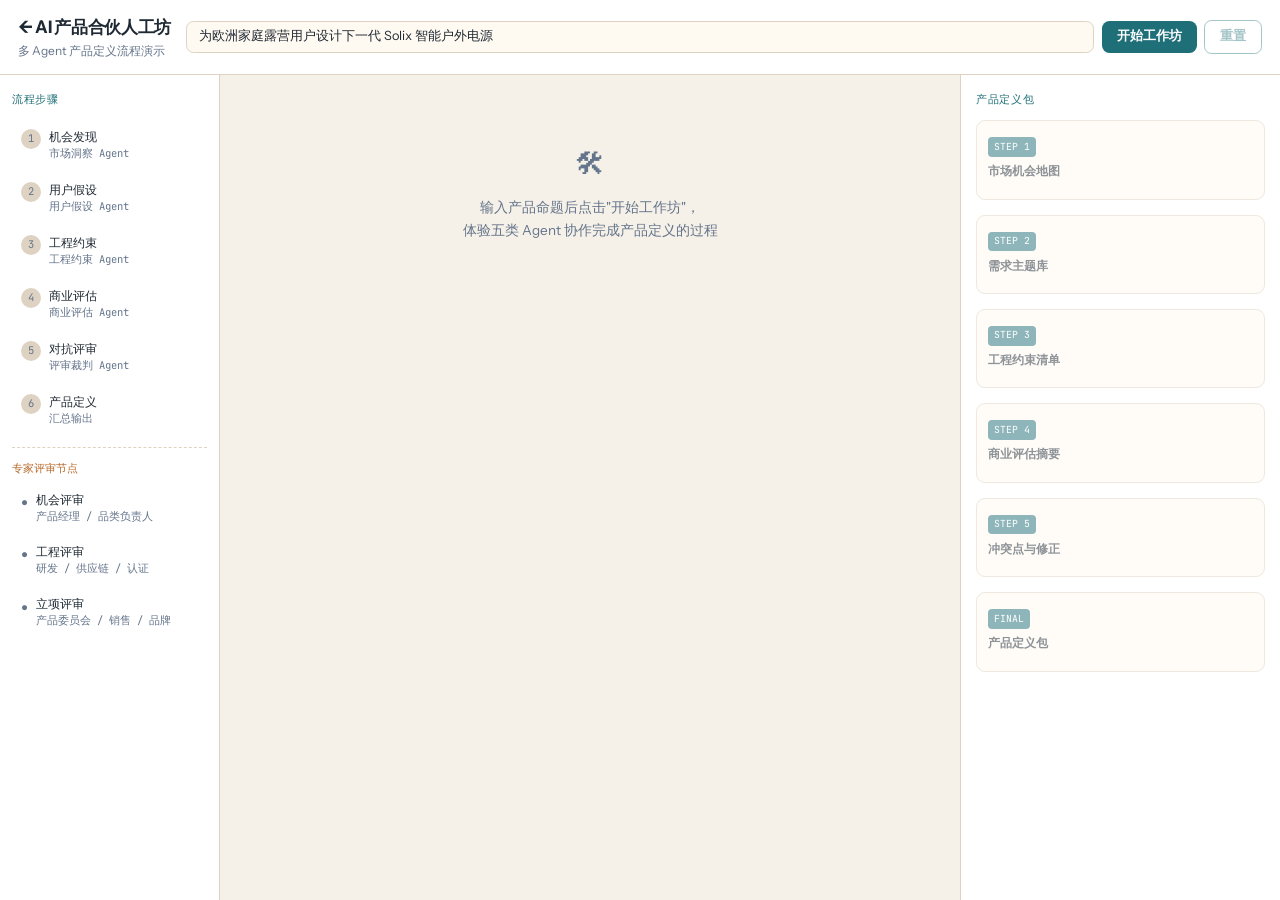
<file: demos/workshop/workshop/index.html>
<!-- Generated by Trae Work -->
<!DOCTYPE html>
<html lang="zh-CN">
<head>
  <meta charset="UTF-8">
  <meta name="viewport" content="width=device-width, initial-scale=1.0">
  <title>AI 产品合伙人工坊 — 多 Agent 产品定义流程</title>

  <style>
    @font-face {
      font-family: 'InstrumentSans';
      src: url('../_shared/fonts/InstrumentSans-Regular.ttf') format('truetype');
      font-weight: 400;
    }
    @font-face {
      font-family: 'InstrumentSans';
      src: url('../_shared/fonts/InstrumentSans-Bold.ttf') format('truetype');
      font-weight: 700;
    }
    @font-face {
      font-family: 'JetBrainsMono';
      src: url('../_shared/fonts/JetBrainsMono-Regular.ttf') format('truetype');
      font-weight: 400;
    }
  </style>

  <style>
    :root {
      --bg: #f5f1e8;
      --bg2: #fffaf1;
      --ink: #1f2933;
      --muted: #64748b;
      --rule: #ded3c2;
      --accent: #1f6f78;
      --accent2: #b66a2c;
      --paper: #ffffff;
      --soft: #f1e7d6;
      --danger: #c0392b;
      --warn: #e67e22;
      --safe: #27ae60;
      --font: 'InstrumentSans', 'PingFang SC', 'Microsoft YaHei', sans-serif;
      --font-mono: 'JetBrainsMono', 'SFMono-Regular', monospace;
    }

    *, *::before, *::after { box-sizing: border-box; }
    html { font-size: 15px; }
    body {
      margin: 0;
      font-family: var(--font);
      color: var(--ink);
      background: var(--bg);
      line-height: 1.7;
      height: 100vh;
      overflow: hidden;
      display: flex;
      flex-direction: column;
    }

    /* Header */
    .header {
      display: flex;
      align-items: center;
      gap: 1rem;
      padding: 0.8rem 1.2rem;
      border-bottom: 1px solid var(--rule);
      background: var(--paper);
      flex-shrink: 0;
    }
    .header h1 {
      margin: 0;
      font-size: 1.15rem;
      letter-spacing: -0.02em;
      white-space: nowrap;
    }
    .header .subtitle {
      color: var(--muted);
      font-size: 0.8rem;
    }
    .proposition-bar {
      flex: 1;
      display: flex;
      gap: 0.5rem;
      align-items: center;
    }
    .proposition-bar input {
      flex: 1;
      padding: 0.5rem 0.8rem;
      border: 1px solid var(--rule);
      border-radius: 0.5rem;
      font-size: 0.85rem;
      font-family: var(--font);
      background: var(--bg2);
      color: var(--ink);
    }
    .proposition-bar input:focus {
      outline: none;
      border-color: var(--accent);
    }
    .btn-primary {
      padding: 0.5rem 1rem;
      background: var(--accent);
      color: white;
      border: none;
      border-radius: 0.5rem;
      font-size: 0.85rem;
      font-weight: 600;
      cursor: pointer;
      white-space: nowrap;
      font-family: var(--font);
    }
    .btn-primary:hover { background: #185a62; }
    .btn-primary:disabled {
      opacity: 0.5;
      cursor: not-allowed;
    }
    .btn-secondary {
      padding: 0.5rem 1rem;
      background: transparent;
      color: var(--accent);
      border: 1px solid var(--accent);
      border-radius: 0.5rem;
      font-size: 0.85rem;
      font-weight: 600;
      cursor: pointer;
      white-space: nowrap;
      font-family: var(--font);
    }
    .btn-secondary:hover {
      background: color-mix(in srgb, var(--accent) 8%, transparent);
    }
    .btn-secondary:disabled {
      opacity: 0.4;
      cursor: not-allowed;
    }

    /* Main layout */
    .main {
      flex: 1;
      display: grid;
      grid-template-columns: 220px 1fr 320px;
      overflow: hidden;
    }
    @media (max-width: 1100px) {
      .main { grid-template-columns: 200px 1fr 280px; }
    }

    /* Left sidebar: steps */
    .sidebar-left {
      border-right: 1px solid var(--rule);
      background: var(--paper);
      overflow-y: auto;
      padding: 1rem 0.8rem;
    }
    .sidebar-title {
      font-size: 0.72rem;
      font-family: var(--font-mono);
      text-transform: uppercase;
      letter-spacing: 0.06em;
      color: var(--accent);
      margin-bottom: 0.8rem;
    }
    .step-item {
      display: flex;
      align-items: flex-start;
      gap: 0.5rem;
      padding: 0.5rem 0.6rem;
      border-radius: 0.5rem;
      margin-bottom: 0.2rem;
      cursor: pointer;
      transition: all 0.15s;
      font-size: 0.82rem;
    }
    .step-item:hover {
      background: var(--bg2);
    }
    .step-item.active {
      background: color-mix(in srgb, var(--accent) 10%, var(--paper));
      border-left: 3px solid var(--accent);
    }
    .step-item.done {
      color: var(--safe);
    }
    .step-item.done .step-num {
      background: var(--safe);
      color: white;
    }
    .step-num {
      width: 20px;
      height: 20px;
      border-radius: 50%;
      background: var(--rule);
      color: var(--muted);
      font-size: 0.7rem;
      font-family: var(--font-mono);
      display: flex;
      align-items: center;
      justify-content: center;
      flex-shrink: 0;
      margin-top: 0.1rem;
    }
    .step-item.active .step-num {
      background: var(--accent);
      color: white;
    }
    .step-name {
      line-height: 1.4;
    }
    .step-agent {
      font-size: 0.7rem;
      color: var(--muted);
      font-family: var(--font-mono);
    }

    .review-divider {
      margin: 0.8rem 0;
      border-top: 1px dashed var(--rule);
    }
    .review-label {
      font-size: 0.7rem;
      color: var(--accent2);
      font-family: var(--font-mono);
      margin-bottom: 0.4rem;
    }

    /* Center: content */
    .content-area {
      overflow-y: auto;
      padding: 1.2rem;
      background: var(--bg);
    }
    .content-card {
      background: var(--paper);
      border: 1px solid var(--rule);
      border-radius: 0.8rem;
      padding: 1.2rem;
      margin-bottom: 1rem;
    }
    .content-card h3 {
      margin: 0 0 0.6rem;
      font-size: 1rem;
      display: flex;
      align-items: center;
      gap: 0.4rem;
    }
    .content-card h3 .agent-icon {
      width: 28px;
      height: 28px;
      border-radius: 6px;
      display: flex;
      align-items: center;
      justify-content: center;
      font-size: 0.85rem;
      font-family: var(--font-mono);
      flex-shrink: 0;
    }
    .content-placeholder {
      color: var(--muted);
      font-size: 0.9rem;
      text-align: center;
      padding: 3rem;
    }
    .typing-text {
      font-size: 0.88rem;
      line-height: 1.8;
      white-space: pre-wrap;
    }
    .typing-cursor {
      display: inline-block;
      width: 2px;
      height: 1em;
      background: var(--accent);
      animation: blink 1s infinite;
      vertical-align: middle;
      margin-left: 2px;
    }
    @keyframes blink {
      0%, 100% { opacity: 1; }
      50% { opacity: 0; }
    }

    /* Evidence tags */
    .evidence-bar {
      display: flex;
      gap: 0.4rem;
      flex-wrap: wrap;
      margin: 0.6rem 0;
    }
    .ev-tag {
      font-size: 0.7rem;
      font-family: var(--font-mono);
      padding: 0.15rem 0.5rem;
      border-radius: 4px;
      border: 1px solid;
    }
    .ev-a { color: var(--safe); border-color: var(--safe); background: color-mix(in srgb, var(--safe) 8%, transparent); }
    .ev-b { color: var(--accent); border-color: var(--accent); background: color-mix(in srgb, var(--accent) 8%, transparent); }
    .ev-c { color: var(--warn); border-color: var(--warn); background: color-mix(in srgb, var(--warn) 8%, transparent); }
    .ev-d { color: var(--danger); border-color: var(--danger); background: color-mix(in srgb, var(--danger) 8%, transparent); }

    /* Action buttons */
    .action-bar {
      display: flex;
      gap: 0.5rem;
      margin-top: 1rem;
      padding-top: 1rem;
      border-top: 1px solid var(--rule);
    }

    /* Right sidebar: output */
    .sidebar-right {
      border-left: 1px solid var(--rule);
      background: var(--paper);
      overflow-y: auto;
      padding: 1rem;
    }
    .output-title {
      font-size: 0.72rem;
      font-family: var(--font-mono);
      text-transform: uppercase;
      letter-spacing: 0.06em;
      color: var(--accent);
      margin-bottom: 0.8rem;
    }
    .output-section {
      margin-bottom: 1rem;
      padding: 0.7rem;
      border: 1px solid var(--rule);
      border-radius: 0.6rem;
      background: var(--bg2);
      opacity: 0.5;
      transition: opacity 0.3s;
    }
    .output-section.visible {
      opacity: 1;
    }
    .output-section h4 {
      margin: 0 0 0.4rem;
      font-size: 0.82rem;
      color: var(--ink);
    }
    .output-section p, .output-section li {
      font-size: 0.78rem;
      color: var(--muted);
      margin: 0.15rem 0;
      line-height: 1.5;
    }
    .output-section ul {
      margin: 0.3rem 0;
      padding-left: 1rem;
    }
    .output-badge {
      display: inline-block;
      font-size: 0.65rem;
      font-family: var(--font-mono);
      padding: 0.1rem 0.4rem;
      border-radius: 4px;
      background: var(--accent);
      color: white;
      margin-bottom: 0.3rem;
    }

    /* Loading */
    .loading-dots {
      display: flex;
      gap: 0.3rem;
      align-items: center;
      padding: 2rem;
      justify-content: center;
    }
    .loading-dots span {
      width: 8px;
      height: 8px;
      border-radius: 50%;
      background: var(--accent);
      animation: bounce 1.4s infinite ease-in-out both;
    }
    .loading-dots span:nth-child(1) { animation-delay: -0.32s; }
    .loading-dots span:nth-child(2) { animation-delay: -0.16s; }
    @keyframes bounce {
      0%, 80%, 100% { transform: scale(0); }
      40% { transform: scale(1); }
    }

    /* Review node */
    .review-node {
      background: color-mix(in srgb, var(--accent2) 6%, var(--paper));
      border: 1px solid var(--accent2);
      border-radius: 0.6rem;
      padding: 1rem;
      margin: 1rem 0;
    }
    .review-node h4 {
      margin: 0 0 0.5rem;
      color: var(--accent2);
      font-size: 0.9rem;
    }
    .review-options {
      display: flex;
      gap: 0.5rem;
      margin-top: 0.6rem;
    }
    .btn-pass {
      padding: 0.4rem 0.8rem;
      background: var(--safe);
      color: white;
      border: none;
      border-radius: 0.4rem;
      font-size: 0.8rem;
      cursor: pointer;
      font-family: var(--font);
    }
    .btn-reject {
      padding: 0.4rem 0.8rem;
      background: var(--danger);
      color: white;
      border: none;
      border-radius: 0.4rem;
      font-size: 0.8rem;
      cursor: pointer;
      font-family: var(--font);
    }

    /* Conflict list */
    .conflict-item {
      padding: 0.5rem 0.7rem;
      border-left: 3px solid var(--warn);
      background: color-mix(in srgb, var(--warn) 5%, transparent);
      margin: 0.4rem 0;
      border-radius: 0 0.4rem 0.4rem 0;
      font-size: 0.82rem;
    }

    /* Final output */
    .final-output {
      background: color-mix(in srgb, var(--safe) 8%, var(--paper));
      border: 2px solid var(--safe);
      border-radius: 0.8rem;
      padding: 1.2rem;
      margin-top: 1rem;
    }
    .final-output h3 {
      margin: 0 0 0.8rem;
      color: var(--safe);
      font-size: 1.1rem;
    }
    .sample-banner {
      margin-top: 1.5rem;
      padding: 1.2rem 1.4rem;
      background: linear-gradient(135deg, #fff5e6 0%, #ffe9c7 100%);
      border: 1.5px solid var(--accent3, #d4a017);
      border-radius: 0.8rem;
    }
    .sample-banner-title {
      font-weight: 700;
      color: var(--accent2, #b66a2c);
      font-size: 0.95rem;
      letter-spacing: 0.04em;
      margin-bottom: 0.4rem;
      font-family: var(--font-mono);
    }
    .sample-banner-desc {
      color: var(--ink);
      font-size: 0.9rem;
      margin-bottom: 0.9rem;
      line-height: 1.6;
    }
    .sample-banner-desc strong { color: var(--accent2, #b66a2c); }
    .sample-banner-btn {
      display: inline-flex;
      align-items: center;
      gap: 0.5rem;
      padding: 0.6rem 1.2rem;
      background: var(--accent2, #b66a2c);
      color: #fff;
      text-decoration: none;
      border-radius: 6px;
      font-weight: 600;
      font-size: 0.9rem;
      transition: transform 0.2s ease, box-shadow 0.2s ease;
    }
    .sample-banner-btn:hover {
      transform: translateY(-1px);
      box-shadow: 0 4px 12px rgba(182, 106, 44, 0.3);
    }
    .sample-banner-btn .arrow { transition: transform 0.2s ease; }
    .sample-banner-btn:hover .arrow { transform: translateX(3px); }
  </style>
</head>
<body>
  <!-- Header -->
  <div class="header">
    <div>
      <h1><a href="../index.html" style="color:inherit;text-decoration:none;">← AI 产品合伙人工坊</a></h1>
      <div class="subtitle">多 Agent 产品定义流程演示</div>
    </div>
    <div class="proposition-bar">
      <input type="text" id="propositionInput" placeholder="输入产品命题，例如：为欧洲家庭露营用户设计下一代 Solix 智能户外电源" value="为欧洲家庭露营用户设计下一代 Solix 智能户外电源">
      <button class="btn-primary" id="startBtn">开始工作坊</button>
      <button class="btn-secondary" id="resetBtn" disabled>重置</button>
    </div>
  </div>

  <!-- Main -->
  <div class="main">
    <!-- Left: Steps -->
    <div class="sidebar-left">
      <div class="sidebar-title">流程步骤</div>
      <div id="stepList"></div>

      <div class="review-divider"></div>
      <div class="review-label">专家评审节点</div>
      <div id="reviewList"></div>
    </div>

    <!-- Center: Content -->
    <div class="content-area" id="contentArea">
      <div class="content-placeholder">
        <div style="font-size: 2rem; margin-bottom: 0.5rem;">&#128736;</div>
        输入产品命题后点击"开始工作坊"，<br>
        体验五类 Agent 协作完成产品定义的过程
      </div>
    </div>

    <!-- Right: Output -->
    <div class="sidebar-right">
      <div class="output-title">产品定义包</div>
      <div id="outputPanel"></div>
    </div>
  </div>

  <script src="../assets/local-data.js"></script>
  <script src="../assets/local-api.js"></script>
  <script src="../assets/workshop.js"></script>
</body>
</html>
</file>
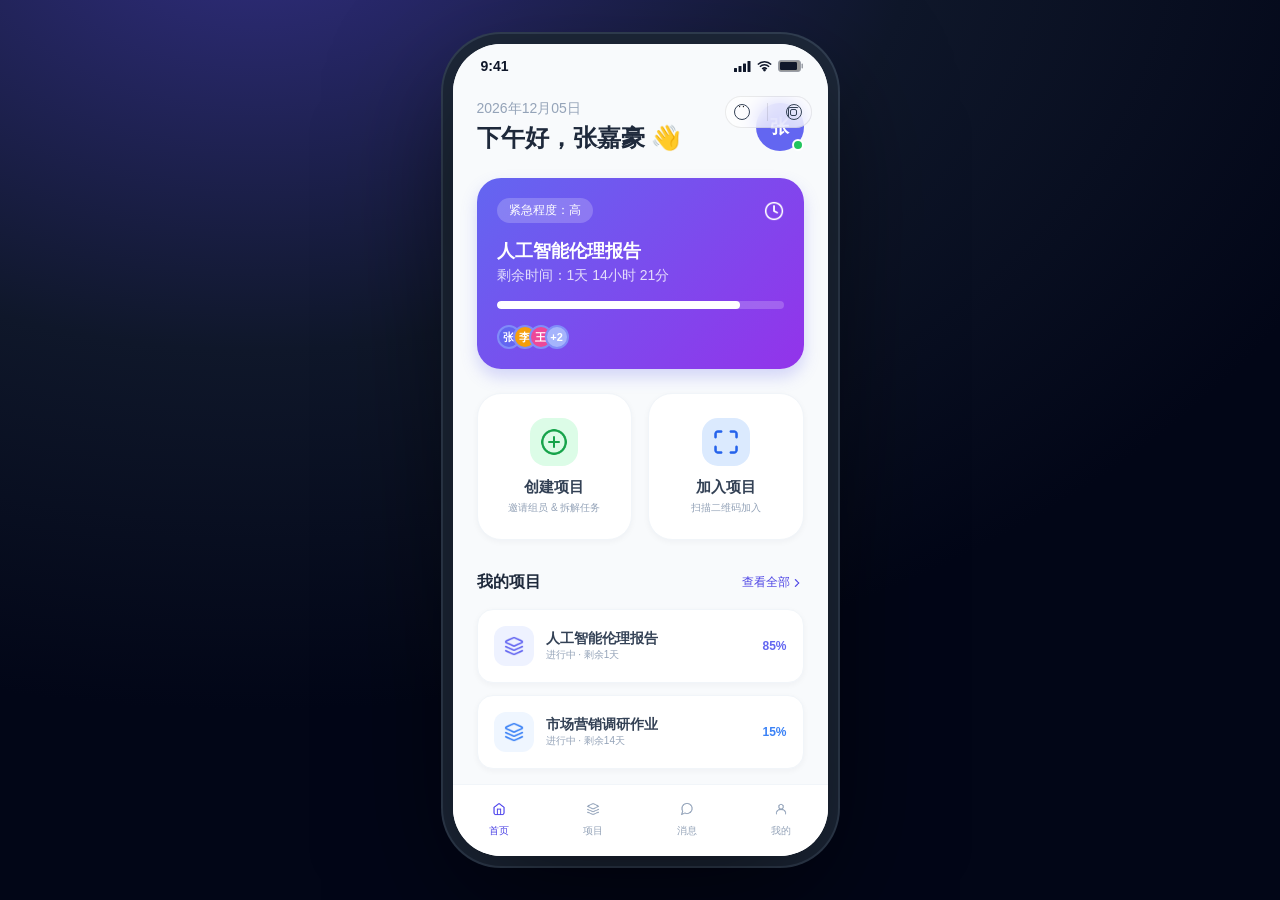
<file: demos/ai-butler.html>
<!DOCTYPE html>
<html lang="zh-CN">
<head>
<meta charset="UTF-8">
<meta name="viewport" content="width=device-width, initial-scale=1.0, maximum-scale=1.0, user-scalable=no">
<title>小组作业AI管家 · 小程序预览 Demo</title>
<style>
/* ============ 基础与手机框 ============ */
* { margin:0; padding:0; box-sizing:border-box; -webkit-tap-highlight-color:transparent; }
:root{
  --indigo:#4F46E5; --indigo2:#6366F1; --purple:#9333EA;
  --s800:#1E293B; --s700:#334155; --s600:#475569; --s500:#64748B;
  --s400:#94A3B8; --s200:#E2E8F0; --s100:#F1F5F9; --s50:#F8FAFC;
  --green:#22C55E; --red:#EF4444; --amber:#F59E0B;
}
html,body{height:100%;}
body{
  font-family:-apple-system,BlinkMacSystemFont,"PingFang SC","Helvetica Neue",sans-serif;
  background:radial-gradient(1200px 800px at 20% -10%,#312e81 0%,#0f172a 55%,#020617 100%);
  display:flex; align-items:center; justify-content:center; overflow:hidden;
}
.phone{
  position:relative; width:375px; height:812px; background:var(--s50);
  border-radius:48px; overflow:hidden;
  box-shadow:0 40px 120px rgba(0,0,0,.55),0 0 0 10px #1e293b,0 0 0 12px #334155;
  display:flex; flex-direction:column;
}
.stage{position:relative; flex:1; overflow:hidden;}
.view{position:absolute; inset:0; overflow-y:auto; overflow-x:hidden; background:var(--s50);
  -webkit-overflow-scrolling:touch; display:none;}
.view.active{display:block; animation:fade .22s ease;}
@keyframes fade{from{opacity:0; transform:translateX(12px);}to{opacity:1; transform:none;}}
.view::-webkit-scrollbar{display:none;}

/* 状态栏 */
.statusbar{height:44px; display:flex; align-items:center; justify-content:space-between;
  padding:0 24px 0 28px; font-size:14px; font-weight:600; flex-shrink:0;}
.statusbar.dark{color:#fff;} .statusbar.light{color:#0f172a;}
.sb-icons{display:flex; align-items:center; gap:6px;}
.sb-icons svg{display:block;}

/* 胶囊 */
.capsule{position:absolute; top:52px; right:16px; width:87px; height:32px; border-radius:16px;
  border:1px solid rgba(0,0,0,.08); background:rgba(255,255,255,.7); backdrop-filter:blur(10px);
  display:flex; align-items:center; justify-content:space-around; z-index:80;}
.capsule .c-dot{width:16px; height:16px; border-radius:50%; border:1.6px solid #334155; position:relative;}
.capsule .c-dot::after{content:"··";position:absolute;left:3px;top:-4px;font-size:10px;letter-spacing:1px;}
.capsule .c-ring{width:16px; height:16px; border-radius:50%; border:1.6px solid #334155; position:relative;}
.capsule .c-ring::before,.capsule .c-ring::after{content:"";position:absolute;border:1.2px solid #334155;border-radius:2px;}
.capsule .c-ring::before{width:5px;height:5px;left:3.5px;top:3.5px;}
.capsule .c-ring::after{width:9px;height:9px;left:1.5px;top:1.5px;border-bottom-color:transparent;border-right-color:transparent;}
.capsule .c-line{width:1px;height:18px;background:rgba(0,0,0,.1);}

/* 导航栏（子页面） */
.navbar{height:44px; display:flex; align-items:center; padding:0 12px; position:relative; flex-shrink:0;}
.nav-back{width:36px;height:36px;border-radius:50%;background:var(--s100);display:flex;align-items:center;justify-content:center;cursor:pointer;}
.nav-title{position:absolute;left:80px;right:80px;text-align:center;font-size:17px;font-weight:700;color:var(--s800);
  white-space:nowrap;overflow:hidden;text-overflow:ellipsis;}
.nav-sub{position:absolute;left:80px;right:80px;top:30px;text-align:center;font-size:10px;color:var(--green);display:flex;align-items:center;justify-content:center;gap:4px;}
.nav-tools{margin-left:auto;display:flex;gap:8px;}
.nav-tools .tb{width:32px;height:32px;border-radius:50%;background:var(--s100);display:flex;align-items:center;justify-content:center;cursor:pointer;}

/* tabBar */
.tabbar{height:72px; background:#fff; border-top:1px solid var(--s100); display:flex; flex-shrink:0;
  padding-bottom:6px; z-index:90;}
.tab{flex:1;display:flex;flex-direction:column;align-items:center;justify-content:center;gap:3px;cursor:pointer;color:var(--s400);font-size:10px;}
.tab.on{color:var(--indigo);}
.tab img{width:24px;height:24px;}

/* ============ 通用 ============ */
.icon{display:inline-block;vertical-align:middle;}
.ava{display:inline-flex;align-items:center;justify-content:center;border-radius:50%;color:#fff;font-weight:600;flex-shrink:0;}
.ava-10{width:20px;height:20px;font-size:9px;} .ava-12{width:24px;height:24px;font-size:11px;}
.ava-14{width:28px;height:28px;font-size:12px;} .ava-20{width:40px;height:40px;font-size:16px;}
.ava-24{width:48px;height:48px;font-size:19px;} .ava-28{width:56px;height:56px;font-size:22px;}
.ava-40{width:80px;height:80px;font-size:32px;} .ava-48{width:96px;height:96px;font-size:38px;}
.ava-56{width:112px;height:112px;font-size:44px;}
.card{background:#fff;border:1px solid var(--s100);border-radius:16px;box-shadow:0 2px 6px rgba(15,23,42,.04);}
.ell{overflow:hidden;white-space:nowrap;text-overflow:ellipsis;}
.btn-primary{height:48px;border-radius:16px;background:var(--indigo);color:#fff;font-size:15px;font-weight:700;
  display:flex;align-items:center;justify-content:center;box-shadow:0 6px 12px rgba(79,70,229,.18);cursor:pointer;border:none;width:100%;}
.btn-primary:active{opacity:.88; transform:scale(.99);}
.btn-dark{background:var(--s800);} .btn-green{background:var(--green);}
.press:active{transform:scale(.97);}

/* toast / modal */
#toast{position:absolute;left:50%;top:45%;transform:translate(-50%,-50%);background:rgba(15,23,42,.85);color:#fff;
  font-size:13px;padding:12px 20px;border-radius:12px;z-index:300;opacity:0;pointer-events:none;transition:.2s;max-width:260px;text-align:center;}
#toast.show{opacity:1;}
.modal-mask{position:absolute;inset:0;background:rgba(15,23,42,.55);z-index:200;display:flex;align-items:center;justify-content:center;}
.modal-card{width:300px;background:#fff;border-radius:32px;padding:32px 24px 24px;display:flex;flex-direction:column;align-items:center;}
.drawer-mask{position:absolute;inset:0;background:rgba(0,0,0,.5);z-index:200;}
.drawer{position:absolute;left:0;right:0;bottom:0;background:#fff;border-radius:40px 40px 0 0;padding:16px 32px 24px;z-index:201;}
.grab{width:32px;height:4px;border-radius:99px;background:var(--s200);margin:0 auto 20px;}

/* ============ 首页 ============ */
.hero{display:flex;justify-content:space-between;align-items:center;padding:12px 24px 0;}
.hero-date{font-size:14px;color:var(--s400);}
.hero-hi{font-size:24px;font-weight:700;color:var(--s800);margin-top:4px;}
.hero-ava{position:relative;}
.hero-dot{position:absolute;right:0;bottom:0;width:12px;height:12px;background:var(--green);border:2px solid #fff;border-radius:50%;}
.ddl{margin:24px 24px 0;padding:20px;border-radius:24px;background:linear-gradient(135deg,#6366F1,#9333EA);color:#fff;
  box-shadow:0 8px 16px rgba(99,102,241,.25);cursor:pointer;}
.ddl-top{display:flex;justify-content:space-between;align-items:center;margin-bottom:16px;}
.ddl-badge{background:rgba(255,255,255,.2);padding:4px 12px;border-radius:99px;font-size:12px;}
.ddl-title{display:block;font-size:18px;font-weight:700;}
.ddl-time{display:block;font-size:14px;color:rgba(255,255,255,.8);margin-top:4px;}
.ddl-track{margin-top:16px;height:8px;border-radius:99px;background:rgba(255,255,255,.2);overflow:hidden;}
.ddl-inner{height:100%;background:#fff;border-radius:99px;}
.ddl-members{display:flex;margin-top:16px;}
.ddl-member{border:2px solid #818CF8;margin-left:-8px;}
.ddl-member:first-child{margin-left:0;}
.ddl-more{background:#A5B4FC !important;}
.quick{display:flex;gap:16px;padding:24px 24px 0;}
.quick-item{flex:1;display:flex;flex-direction:column;align-items:center;padding:24px 12px;border-radius:24px;cursor:pointer;}
.quick-ico{width:48px;height:48px;border-radius:16px;display:flex;align-items:center;justify-content:center;margin-bottom:12px;}
.q-green{background:#DCFCE7;} .q-blue{background:#DBEAFE;}
.quick-name{font-size:15px;font-weight:700;color:var(--s700);}
.quick-desc{font-size:10px;color:var(--s400);margin-top:4px;}
.section{padding:32px 24px 0;}
.sec-head{display:flex;justify-content:space-between;align-items:center;margin-bottom:16px;}
.sec-title{font-size:16px;font-weight:700;color:var(--s800);}
.sec-title-lg{font-size:18px;}
.sec-link{display:flex;align-items:center;font-size:12px;color:var(--indigo);cursor:pointer;}
.pj-row{display:flex;align-items:center;padding:16px;margin-bottom:12px;cursor:pointer;}
.pj-ico{width:40px;height:40px;border-radius:12px;display:flex;align-items:center;justify-content:center;margin-right:12px;}
.pj-main{flex:1;min-width:0;}
.pj-name{font-size:14px;font-weight:700;color:var(--s700);}
.pj-sub{font-size:10px;color:var(--s400);}
.pj-pct{font-size:12px;font-weight:700;}
.chat-card{display:flex;align-items:center;padding:16px;background:#EEF2FF;border:1px solid #E0E7FF;border-radius:16px;cursor:pointer;}
.chat-avas{display:flex;margin-right:16px;}
.chat-ava{border:2px solid #fff;margin-left:-10px;}
.chat-ava:first-child{margin-left:0;}
.chat-morec{background:var(--s200)!important;color:var(--s500);}
.chat-main{flex:1;min-width:0;}
.chat-name{font-size:14px;font-weight:700;color:var(--s800);}
.chat-last{font-size:11px;color:var(--indigo);margin-top:3px;}
.chat-right{display:flex;flex-direction:column;align-items:flex-end;margin-left:8px;}
.chat-time{font-size:10px;color:var(--s400);}
.chat-badge{margin-top:4px;min-width:16px;height:16px;padding:0 4px;border-radius:99px;background:var(--indigo);color:#fff;font-size:10px;
  display:flex;align-items:center;justify-content:center;}
.sec-head-sub{margin-top:32px;}
.ntf{display:flex;align-items:center;padding:16px;margin-bottom:12px;}
.ntf-ico{width:40px;height:40px;border-radius:50%;display:flex;align-items:center;justify-content:center;margin-right:12px;}
.ntf-orange{background:#FFEDD5;} .ntf-green{background:#DCFCE7;}
.ntf-main{flex:1;min-width:0;}
.ntf-title{font-size:14px;font-weight:600;color:var(--s700);}
.ntf-desc{font-size:10px;color:var(--s400);margin-top:3px;}
.ntf-dot{width:8px;height:8px;border-radius:50%;background:var(--red);margin-left:8px;}
.tpl-wrap{padding:32px 0 24px;}
.tpl-head{padding:0 24px;}
.tpl-scroll{display:flex;gap:16px;padding:0 24px;overflow-x:auto;}
.tpl-scroll::-webkit-scrollbar{display:none;}
.tpl-card{flex-shrink:0;width:160px;padding:16px;background:#fff;border:1px solid var(--s100);border-radius:24px;cursor:pointer;}
.tpl-thumb{height:96px;border-radius:16px;display:flex;align-items:center;justify-content:center;margin-bottom:12px;}
.tpl-rose{background:#FFF1F2;} .tpl-cyan{background:#ECFEFF;} .tpl-amber{background:#FFFBEB;}
.tpl-name{font-size:14px;font-weight:700;color:var(--s700);}
.tpl-desc{font-size:10px;color:var(--s400);margin-top:4px;line-height:1.5;}

/* ============ 项目列表 ============ */
.pl-head{display:flex;align-items:center;justify-content:space-between;padding:16px 24px;background:#fff;border-bottom:1px solid var(--s100);}
.pl-title{font-size:20px;font-weight:700;color:var(--s800);}
.pl-actions{display:flex;gap:8px;}
.pl-btn{width:40px;height:40px;border-radius:50%;display:flex;align-items:center;justify-content:center;cursor:pointer;}
.pl-plain{background:#EEF2FF;} .pl-primary{background:var(--indigo);}
.chips{display:flex;gap:16px;padding:16px 24px;background:#fff;}
.chip{padding:6px 16px;border-radius:99px;background:var(--s100);color:var(--s500);font-size:12px;font-weight:500;cursor:pointer;white-space:nowrap;}
.chip-on{background:var(--indigo);color:#fff;font-weight:700;}
.pcard{background:#fff;border:1px solid var(--s100);border-radius:32px;padding:20px;margin-bottom:16px;
  box-shadow:0 2px 6px rgba(15,23,42,.04);cursor:pointer;}
.pcard-done{opacity:.65;}
.pcard-top{display:flex;justify-content:space-between;align-items:center;margin-bottom:12px;}
.badge{padding:4px 12px;border-radius:99px;font-size:10px;font-weight:700;}
.b-green{background:#DCFCE7;color:#15803D;} .b-blue{background:#DBEAFE;color:#1D4ED8;} .b-gray{background:#E2E8F0;color:#475569;}
.pcard-date{font-size:10px;color:var(--s400);}
.pcard-name{display:block;font-size:18px;font-weight:700;color:var(--s800);}
.pcard-done .pcard-name{color:var(--s400);}
.pcard-group{display:block;font-size:12px;color:var(--s500);margin:4px 0 16px;}
.pcard-foot{display:flex;justify-content:space-between;align-items:center;}
.stack{display:flex;}
.stack .ava{border:2px solid #fff;margin-left:-6px;box-shadow:0 1px 3px rgba(15,23,42,.08);}
.stack .ava:first-child{margin-left:0;}
.stack-more{background:var(--s100)!important;color:var(--s500);}
.pcard-progress{display:flex;align-items:center;font-size:12px;font-weight:700;color:var(--indigo);}

/* ============ 作业详情 ============ */
.steps{background:#fff;border-bottom:1px solid var(--s50);white-space:nowrap;overflow-x:auto;}
.steps::-webkit-scrollbar{display:none;}
.steps-inner{display:inline-flex;align-items:center;padding:16px 24px;}
.step{display:inline-flex;flex-direction:column;align-items:center;cursor:pointer;}
.step-dot{width:32px;height:32px;border-radius:50%;display:flex;align-items:center;justify-content:center;font-size:12px;}
.dot-now{background:var(--indigo);color:#fff;} .dot-done{background:var(--green);color:#fff;} .dot-todo{background:var(--s200);color:var(--s500);}
.step-label{font-size:10px;margin-top:4px;}
.label-now{color:var(--indigo);font-weight:700;} .label-done{color:#16A34A;font-weight:700;} .label-todo{color:var(--s400);}
.step-line{width:32px;height:1px;background:var(--s200);margin:0 12px 16px;}
.line-done{background:var(--green);}
.detail-body{padding:24px 24px 120px;}
.cta{margin-top:40px;}
.block-title{display:block;font-size:14px;font-weight:700;color:var(--s800);}
.stage-card{background:var(--indigo);border-radius:24px;padding:24px;color:#fff;margin-bottom:24px;}
.stage-tag{font-size:12px;color:#E0E7FF;}
.stage-title{display:block;font-size:20px;font-weight:700;margin:4px 0 16px;}
.stage-row{display:flex;align-items:center;gap:8px;background:rgba(99,102,241,.3);padding:12px;border-radius:16px;font-size:12px;}
.upload-box{border:2px dashed var(--s200);border-radius:24px;background:#fff;padding:40px 24px;display:flex;flex-direction:column;align-items:center;margin-bottom:16px;cursor:pointer;}
.upload-ico{width:64px;height:64px;border-radius:50%;background:#EEF2FF;display:flex;align-items:center;justify-content:center;margin-bottom:16px;}
.upload-title{font-size:14px;font-weight:700;color:var(--s700);}
.upload-sub{font-size:10px;color:var(--s400);margin-top:4px;}
.example{display:flex;align-items:center;padding:16px;margin-top:12px;}
.example-ico{width:40px;height:40px;border-radius:8px;background:#FEF2F2;display:flex;align-items:center;justify-content:center;margin-right:12px;}
.example-main{flex:1;min-width:0;}
.example-name{font-size:12px;font-weight:700;color:var(--s700);}
.example-meta{font-size:10px;color:var(--s400);}
.example-eye{padding:8px;cursor:pointer;}
.state-head{display:flex;align-items:center;gap:8px;margin-bottom:24px;}
.state-head-ico{width:32px;height:32px;border-radius:8px;background:#EEF2FF;display:flex;align-items:center;justify-content:center;}
.sh-green{background:#DCFCE7;}
.state-head-title{font-size:16px;font-weight:700;color:var(--s800);}
.task-card{position:relative;background:#fff;border:1px solid var(--s100);border-radius:16px;padding:16px;margin-bottom:16px;
  box-shadow:0 2px 6px rgba(15,23,42,.04);overflow:hidden;}
.task-priority{border-color:#E0E7FF;}
.task-dim{opacity:.6;}
.task-flag{position:absolute;top:0;right:0;background:var(--indigo);color:#fff;font-size:10px;font-weight:700;padding:4px 12px;border-bottom-left-radius:12px;}
.task-name{display:block;font-size:15px;font-weight:700;color:var(--s800);padding-right:48px;}
.task-desc{display:block;font-size:10px;color:var(--s500);line-height:1.7;margin:8px 0 16px;}
.task-ddl{font-size:10px;color:var(--s400);}
.task-foot{display:flex;justify-content:space-between;align-items:center;margin-top:16px;}
.task-owners{display:flex;align-items:center;gap:4px;}
.task-owners-text{font-size:10px;color:var(--s400);}
.text-indigo{color:var(--indigo);font-weight:700;}
.task-claim{font-size:10px;color:var(--indigo);padding:4px 8px;cursor:pointer;}
.task-claimed{color:var(--s400);}
.contract-tip{margin-top:16px;padding:16px;background:#FFFBEB;border:1px solid #FDE68A;border-radius:16px;}
.contract-text{font-size:10px;color:#B45309;font-style:italic;}
.board-head{display:flex;justify-content:space-between;align-items:center;margin-bottom:8px;}
.online{display:flex;align-items:center;gap:4px;}
.online-dot{width:8px;height:8px;border-radius:50%;background:var(--green);}
.online-text{font-size:10px;color:var(--s400);}
.board-hint{background:#EEF2FF;border:1px solid rgba(224,231,255,.8);border-radius:8px;padding:8px;font-size:10px;color:var(--s500);margin-bottom:24px;}
.board-col{margin-bottom:24px;}
.col-title{display:flex;align-items:center;gap:8px;margin-bottom:12px;font-size:14px;font-weight:700;color:var(--s700);}
.col-bar{width:6px;height:16px;border-radius:99px;}
.cb-indigo{background:var(--indigo2);} .cb-slate{background:#CBD5E1;}
.kanban-card{padding:16px;margin-bottom:12px;}
.kanban-top{display:flex;justify-content:space-between;align-items:center;}
.kanban-name{font-size:14px;font-weight:700;color:var(--s800);}
.kanban-pct{font-size:10px;color:var(--indigo2);}
.mini-track{height:6px;background:var(--s100);border-radius:99px;margin:12px 0;overflow:hidden;}
.mini-inner{height:100%;background:var(--indigo2);border-radius:99px;}
.kanban-foot{display:flex;justify-content:space-between;align-items:center;}
.kanban-actions{display:flex;align-items:center;gap:8px;}
.quick-submit{background:#EEF2FF;color:var(--indigo);font-size:10px;font-weight:700;padding:4px 8px;border-radius:8px;cursor:pointer;}
.kanban-deadline{font-size:10px;color:var(--s400);}
.deadline-urgent{color:var(--red);font-weight:700;}
.todo-card{background:rgba(241,245,249,.5);border:1px dashed var(--s200);border-radius:16px;padding:16px;
  display:flex;justify-content:space-between;align-items:center;}
.todo-text{font-size:12px;color:var(--s400);}
.quick-hint{display:flex;align-items:flex-start;gap:8px;padding:12px;background:#FFFBEB;border:1px solid #FDE68A;border-radius:16px;margin-bottom:16px;}
.quick-hint-title{display:block;font-size:11px;font-weight:700;color:#92400E;}
.quick-hint-sub{display:block;font-size:10px;color:#B45309;margin-top:2px;}
.submit-title{display:block;font-size:20px;font-weight:700;color:var(--s800);}
.submit-sub{display:block;font-size:12px;color:var(--s400);margin:8px 0 24px;}
.submit-task{color:var(--indigo);font-weight:700;}
.submit-box{background:#EEF2FF;border:2px dashed #C7D2FE;border-radius:24px;padding:32px 24px;display:flex;flex-direction:column;align-items:center;margin-bottom:16px;cursor:pointer;}
.submit-box-title{font-size:14px;font-weight:700;color:var(--s700);text-align:center;margin-top:16px;}
.submit-box-sub{font-size:10px;color:var(--s400);margin-top:4px;}
.files-card{padding:16px;}
.files-head{margin-bottom:12px;}
.file-row{display:flex;align-items:center;gap:12px;background:var(--s50);border-radius:12px;padding:12px;}
.file-main{flex:1;min-width:0;}
.file-name{font-size:12px;font-weight:700;color:var(--s700);}
.file-meta{font-size:10px;color:var(--s400);margin-top:2px;}
.summary-card{padding:24px;margin-bottom:16px;}
.summary-head{display:flex;justify-content:space-between;align-items:center;margin-bottom:16px;}
.summary-tag{font-size:10px;background:#EEF2FF;color:var(--indigo);padding:4px 8px;border-radius:8px;}
.skeleton{display:flex;flex-direction:column;gap:12px;opacity:.6;}
.sk-bar{height:16px;background:var(--s100);border-radius:99px;}
.export-grid{display:flex;gap:16px;}
.export-item{flex:1;padding:16px;display:flex;flex-direction:column;align-items:center;gap:8px;cursor:pointer;}
.export-label{font-size:10px;font-weight:700;color:var(--s600);}
.rate-card{padding:16px;}
.rate-top{display:flex;justify-content:space-between;align-items:center;}
.rate-user{display:flex;align-items:center;gap:12px;}
.rate-name{font-size:15px;font-weight:700;color:var(--s700);}
.stars{display:flex;gap:4px;}
.star{padding:4px;cursor:pointer;}
.rate-comment{margin-top:16px;background:var(--s50);border-radius:12px;padding:12px;font-size:10px;color:var(--s500);font-style:italic;}
.fab{position:absolute;right:24px;bottom:24px;width:56px;height:56px;border-radius:50%;background:var(--indigo);
  display:flex;align-items:center;justify-content:center;box-shadow:0 8px 16px rgba(99,102,241,.35);z-index:50;cursor:pointer;}
.fab-badge{position:absolute;top:-4px;right:-4px;min-width:20px;height:20px;padding:0 4px;border-radius:99px;background:var(--red);
  border:2px solid #fff;color:#fff;font-size:10px;font-weight:700;display:flex;align-items:center;justify-content:center;}

/* ============ 消息列表 ============ */
.cl-head{display:flex;align-items:center;justify-content:space-between;padding:12px 24px;}
.cl-title{font-size:20px;font-weight:700;color:var(--s800);}
.cl-actions{display:flex;gap:12px;}
.cl-btn{width:36px;height:36px;border-radius:50%;background:var(--s100);display:flex;align-items:center;justify-content:center;cursor:pointer;}
.search-wrap{padding:0 24px 12px;}
.search-box{display:flex;align-items:center;gap:8px;height:40px;background:var(--s100);border-radius:99px;padding:0 16px;}
.search-box input{flex:1;border:none;outline:none;background:transparent;font-size:12px;color:var(--s800);}
.chat-row{display:flex;align-items:center;padding:16px 24px;border-bottom:1px solid var(--s50);cursor:pointer;}
.chat-row:active{opacity:.8;}
.chat-logo{position:relative;display:flex;align-items:center;height:48px;}
.chat-tile{width:48px;height:48px;border-radius:16px;display:flex;align-items:center;justify-content:center;}
.unread{position:absolute;top:-4px;right:-6px;min-width:20px;height:20px;padding:0 4px;border-radius:99px;background:var(--red);
  border:2px solid #fff;color:#fff;font-size:10px;font-weight:700;display:flex;align-items:center;justify-content:center;}
.chatm{flex:1;min-width:0;margin-left:16px;}
.chatm-top{display:flex;justify-content:space-between;align-items:center;}
.chatm-name{font-size:16px;font-weight:700;color:var(--s800);}
.chatm-time{font-size:10px;color:var(--s400);}
.chatm-last{font-size:12px;color:var(--s500);margin-top:4px;}

/* ============ 群聊详情 ============ */
.cd-page{height:100%;display:flex;flex-direction:column;background:var(--s50);}
.cd-messages{flex:1;overflow-y:auto;padding:16px 24px;}
.cd-messages::-webkit-scrollbar{display:none;}
.msg-time{text-align:center;margin:12px 0;}
.msg-time span{background:rgba(148,163,184,.2);color:var(--s500);font-size:10px;padding:4px 12px;border-radius:99px;}
.msg-row{display:flex;align-items:flex-start;margin-bottom:16px;}
.msg-left{justify-content:flex-start;} .msg-right{justify-content:flex-end;}
.bubble{max-width:240px;padding:12px;font-size:12px;line-height:1.6;word-break:break-all;}
.bubble-left{background:#fff;color:var(--s700);border-radius:4px 16px 16px 16px;margin-left:10px;box-shadow:0 1px 4px rgba(15,23,42,.04);}
.bubble-right{background:var(--indigo2);color:#fff;border-radius:16px 4px 16px 16px;margin-right:10px;}
.cd-inputbar{flex-shrink:0;display:flex;align-items:center;gap:10px;padding:8px 16px;background:#fff;border-top:1px solid var(--s100);}
.cd-input{flex:1;height:36px;background:var(--s100);border-radius:99px;padding:0 16px;font-size:12px;border:none;outline:none;}
.send-btn{width:36px;height:36px;border-radius:50%;background:var(--indigo2);display:flex;align-items:center;justify-content:center;cursor:pointer;flex-shrink:0;}
.members-panel{position:absolute;top:96px;right:12px;width:280px;background:#fff;border-radius:16px;
  box-shadow:0 8px 24px rgba(15,23,42,.15);padding:16px;z-index:60;}
.members-head{padding-bottom:12px;border-bottom:1px solid var(--s100);font-size:12px;font-weight:700;color:var(--s800);}
.members-grid{display:flex;flex-wrap:wrap;padding-top:12px;}
.member-item{width:33.33%;display:flex;flex-direction:column;align-items:center;margin-bottom:12px;}
.member-ava-wrap{position:relative;}
.member-badge{position:absolute;bottom:-4px;left:50%;transform:translateX(-50%);background:var(--indigo);color:#fff;
  font-size:8px;padding:1px 6px;border-radius:99px;white-space:nowrap;}
.member-name{font-size:10px;color:var(--s500);margin-top:6px;max-width:60px;text-align:center;overflow:hidden;text-overflow:ellipsis;white-space:nowrap;}
.member-add{width:40px;height:40px;border-radius:50%;border:2px dashed #C7D2FE;background:#EEF2FF;display:flex;align-items:center;justify-content:center;cursor:pointer;}
.qr-card{width:300px;background:#fff;border-radius:32px;padding:32px 24px 24px;display:flex;flex-direction:column;align-items:center;}
.qr-title{font-size:18px;font-weight:700;color:var(--s800);}
.qr-sub{font-size:11px;color:var(--s400);margin-top:4px;}
.qr-box{width:200px;height:200px;margin:20px 0;padding:8px;border:1px solid var(--s200);border-radius:12px;}
.qr-grid{display:flex;flex-direction:column;width:100%;height:100%;}
.qr-line{display:flex;flex:1;}
.qr-cell{flex:1;}
.qr-cell-on{background:#0F172A;}
.qr-code-row{display:flex;align-items:center;margin-bottom:20px;}
.qr-code-label{font-size:12px;color:var(--s500);}
.qr-code{font-size:16px;font-weight:700;color:var(--indigo);letter-spacing:4px;}
.qr-copy{margin-left:12px;font-size:11px;color:var(--indigo);background:#EEF2FF;padding:4px 12px;border-radius:99px;cursor:pointer;}
.qr-actions{display:flex;gap:12px;width:100%;}
.qr-btn{flex:1;height:44px;border-radius:16px;display:flex;align-items:center;justify-content:center;font-size:13px;font-weight:700;cursor:pointer;}
.qr-ghost{background:var(--s100);color:var(--s600);} .qr-dark{background:var(--s800);color:#fff;}

/* ============ 我的 ============ */
.pf-hero{background:linear-gradient(135deg,#6366F1,#9333EA);border-bottom-left-radius:40px;border-bottom-right-radius:40px;padding:12px 32px 40px;}
.pf-row{display:flex;justify-content:space-between;align-items:center;}
.pf-user{display:flex;align-items:center;}
.pf-ava-wrap{position:relative;margin-right:16px;}
.pf-ava{border:3px solid rgba(255,255,255,.35);}
.pf-check{position:absolute;right:-4px;bottom:-4px;width:18px;height:18px;border-radius:50%;background:var(--green);
  border:2px solid #fff;display:flex;align-items:center;justify-content:center;}
.pf-name{font-size:18px;font-weight:700;color:#fff;}
.pf-school{font-size:10px;color:rgba(255,255,255,.7);margin-top:4px;}
.pf-settings{width:36px;height:36px;border-radius:12px;background:rgba(255,255,255,.2);display:flex;align-items:center;justify-content:center;cursor:pointer;}
.pf-stats{display:flex;margin-top:24px;}
.pf-stat{flex:1;display:flex;flex-direction:column;align-items:center;}
.pf-stat-num{font-size:20px;font-weight:700;color:#fff;}
.pf-stat-label{font-size:10px;color:rgba(255,255,255,.7);margin-top:4px;}
.pf-body{padding:0 24px;margin-top:-20px;padding-bottom:40px;}
.pf-card{padding:20px;}
.pf-card-head{display:flex;align-items:center;gap:8px;}
.radar-svg{display:block;width:100%;height:210px;margin:8px 0;}
.radar-note{display:block;text-align:center;font-size:10px;color:var(--s400);font-style:italic;}
.pf-block{margin-top:16px;padding:20px;}
.tags{display:flex;flex-wrap:wrap;gap:8px;margin-top:12px;}
.tag{display:flex;align-items:center;gap:4px;padding:6px 12px;border-radius:99px;border:1px solid transparent;font-size:10px;font-weight:700;}
.t-blue{background:#EFF6FF;border-color:#DBEAFE;color:#1D4ED8;}
.t-rose{background:#FFF1F2;border-color:#FECDD3;color:#BE123C;}
.t-green{background:#F0FDF4;border-color:#BBF7D0;color:#15803D;}
.t-amber{background:#FFFBEB;border-color:#FDE68A;color:#B45309;}
.t-purple{background:#FAF5FF;border-color:#E9D5FF;color:#7E22CE;}
.history-head{display:flex;justify-content:space-between;align-items:center;}
.view-all{display:flex;align-items:center;font-size:11px;color:var(--s400);cursor:pointer;}
.history-item{display:flex;align-items:center;margin-top:16px;cursor:pointer;}
.history-dim{opacity:.55;}
.history-tile{width:48px;height:48px;border-radius:12px;display:flex;align-items:center;justify-content:center;margin-right:12px;}
.ht-indigo{background:#EEF2FF;} .ht-emerald{background:#ECFDF5;} .ht-slate{background:var(--s100);}
.history-main{flex:1;min-width:0;}
.history-name{font-size:14px;font-weight:700;color:var(--s700);}
.history-desc{font-size:10px;color:var(--s400);margin-top:2px;}
.menu-item{display:flex;justify-content:space-between;align-items:center;padding:16px 0;border-bottom:1px solid var(--s50);cursor:pointer;}
.menu-left{display:flex;align-items:center;gap:12px;font-size:13px;color:var(--s700);}
.menu-ico{width:32px;height:32px;border-radius:8px;background:var(--s50);display:flex;align-items:center;justify-content:center;}
.menu-danger{color:var(--red);}

/* ============ 邀请成员 ============ */
.pc-body{padding:24px;padding-bottom:140px;}
.pc-intro{display:flex;flex-direction:column;align-items:center;padding:24px 0 32px;}
.pc-intro-ico{width:80px;height:80px;border-radius:24px;background:#EEF2FF;display:flex;align-items:center;justify-content:center;}
.pc-intro-title{font-size:20px;font-weight:700;color:var(--s800);margin-top:16px;}
.pc-intro-sub{font-size:13px;color:var(--s400);margin-top:6px;}
.methods{display:flex;flex-direction:column;gap:16px;}
.method{display:flex;align-items:center;padding:16px;cursor:pointer;}
.method-tile{width:48px;height:48px;border-radius:14px;display:flex;align-items:center;justify-content:center;margin-right:12px;flex-shrink:0;}
.m-green{background:#F0FDF4;} .m-blue{background:#EFF6FF;} .m-orange{background:#FFF7ED;}
.method-main{flex:1;min-width:0;}
.method-name{font-size:14px;font-weight:700;color:var(--s800);}
.method-desc{font-size:10px;color:var(--s400);margin-top:2px;}
.method-code{font-size:16px;font-weight:700;color:#EA580C;letter-spacing:2px;margin-top:2px;}
.copy-btn{background:var(--indigo);color:#fff;font-size:11px;font-weight:700;padding:6px 16px;border-radius:99px;cursor:pointer;}
.joined-title{display:block;font-size:14px;font-weight:700;color:var(--s800);margin:28px 0 16px;}
.joined{display:flex;gap:24px;}
.joined-item{display:flex;flex-direction:column;align-items:center;}
.joined-ava-wrap{position:relative;}
.joined-badge{position:absolute;bottom:-4px;left:50%;transform:translateX(-50%);background:var(--indigo);color:#fff;
  font-size:9px;padding:1px 6px;border-radius:99px;white-space:nowrap;}
.joined-name{font-size:11px;color:var(--s600);margin-top:8px;}
.joined-placeholder{width:48px;height:48px;border-radius:50%;border:2px dashed #CBD5E1;background:#fff;display:flex;align-items:center;justify-content:center;}
.joined-placeholder-text{color:var(--s400);}
.pc-bottom{position:absolute;left:0;right:0;bottom:0;background:#fff;padding:12px 24px 20px;box-shadow:0 -4px 12px rgba(15,23,42,.06);z-index:50;}
.pc-note{display:block;text-align:center;font-size:10px;color:var(--s400);margin-bottom:8px;}

/* ============ 扫码 ============ */
.scan-page{position:absolute;inset:0;background:#0F172A;display:flex;flex-direction:column;z-index:100;}
.scan-head{display:flex;align-items:center;justify-content:space-between;padding:12px 24px;}
.scan-title{font-size:17px;font-weight:700;color:#fff;}
.head-circle{width:36px;height:36px;border-radius:50%;background:rgba(255,255,255,.12);display:flex;align-items:center;justify-content:center;cursor:pointer;}
.scan-zone{flex:1;display:flex;flex-direction:column;align-items:center;justify-content:center;}
.frame{position:relative;width:260px;height:260px;border-radius:24px;background:rgba(255,255,255,.04);
  border:2px solid rgba(255,255,255,.15);overflow:hidden;cursor:pointer;}
.corner{position:absolute;width:24px;height:24px;}
.c-tl{top:12px;left:12px;border-top:4px solid var(--indigo2);border-left:4px solid var(--indigo2);border-top-left-radius:8px;}
.c-tr{top:12px;right:12px;border-top:4px solid var(--indigo2);border-right:4px solid var(--indigo2);border-top-right-radius:8px;}
.c-bl{bottom:12px;left:12px;border-bottom:4px solid var(--indigo2);border-left:4px solid var(--indigo2);border-bottom-left-radius:8px;}
.c-br{bottom:12px;right:12px;border-bottom:4px solid var(--indigo2);border-right:4px solid var(--indigo2);border-bottom-right-radius:8px;}
.scan-line{position:absolute;left:16px;right:16px;top:0;height:3px;border-radius:99px;
  background:linear-gradient(90deg,rgba(99,102,241,0),#818CF8,rgba(99,102,241,0));
  box-shadow:0 0 12px 4px rgba(99,102,241,.5);animation:scanMove 2.4s ease-in-out infinite;}
@keyframes scanMove{0%{transform:translateY(12px);}50%{transform:translateY(236px);}100%{transform:translateY(12px);}}
.scan-hint{font-size:12px;color:rgba(255,255,255,.6);margin-top:24px;}
.scan-actions{display:flex;justify-content:center;gap:48px;padding:16px 0 32px;}
.action-item{display:flex;flex-direction:column;align-items:center;cursor:pointer;}
.action-circle{width:56px;height:56px;border-radius:50%;display:flex;align-items:center;justify-content:center;}
.ac-plain{background:rgba(255,255,255,.12);} .ac-primary{background:var(--indigo);}
.action-label{font-size:10px;color:rgba(255,255,255,.6);margin-top:8px;}
.drawer-title{display:block;font-size:18px;font-weight:700;color:var(--s800);text-align:center;}
.drawer-sub{display:block;font-size:12px;color:var(--s400);text-align:center;margin-top:4px;}
.code-boxes{position:relative;display:flex;justify-content:space-between;margin-top:20px;}
.code-cell{width:44px;height:56px;border:2px solid var(--s200);border-radius:12px;display:flex;align-items:center;justify-content:center;
  font-size:20px;font-weight:700;color:var(--s800);}
.cell-active{border-color:var(--indigo2);box-shadow:0 0 0 4px rgba(99,102,241,.12);}
.code-real{position:absolute;inset:0;width:100%;opacity:0;}
.drawer-cta{margin-top:24px;}
.drawer-cancel{text-align:center;font-size:13px;color:var(--s400);padding:12px;cursor:pointer;}

@media (max-width:430px){
  body{background:#0f172a;}
  .phone{width:100vw;height:100vh;border-radius:0;box-shadow:none;}
}
</style>
</head>
<body>
<div class="phone">
  <div class="stage" id="stage"></div>
  <div class="tabbar" id="tabbar"></div>
  <div id="toast"></div>
</div>

<script>const ASSETS={"icons/bar-chart-indigo-500.png":"[data-uri]","icons/bell-orange-600.png":"[data-uri]","icons/briefcase-amber-400.png":"[data-uri]","icons/briefcase-indigo-600.png":"[data-uri]","icons/check-check-green-600.png":"[data-uri]","icons/check-indigo-600.png":"[data-uri]","icons/check-white.png":"[data-uri]","icons/chevron-left-slate-700.png":"[data-uri]","icons/chevron-left-white.png":"[data-uri]","icons/chevron-right-indigo-600.png":"[data-uri]","icons/chevron-right-slate-300.png":"[data-uri]","icons/chevron-right-slate-400.png":"[data-uri]","icons/clipboard-list-slate-400.png":"[data-uri]","icons/clock-white.png":"[data-uri]","icons/download-slate-400.png":"[data-uri]","icons/eye-indigo-600.png":"[data-uri]","icons/file-check-green-600.png":"[data-uri]","icons/file-text-blue-500.png":"[data-uri]","icons/file-text-red-500.png":"[data-uri]","icons/file-text-white.png":"[data-uri]","icons/graduation-cap-orange-500.png":"[data-uri]","icons/hash-orange-600.png":"[data-uri]","icons/image-white.png":"[data-uri]","icons/keyboard-white.png":"[data-uri]","icons/layers-blue-500.png":"[data-uri]","icons/layers-indigo-500.png":"[data-uri]","icons/layers-indigo-600.png":"[data-uri]","icons/layout-amber-600.png":"[data-uri]","icons/log-out-red-500.png":"[data-uri]","icons/maximize-blue-600.png":"[data-uri]","icons/message-square-slate-600.png":"[data-uri]","icons/message-square-white.png":"[data-uri]","icons/mic-rose-600.png":"[data-uri]","icons/microscope-emerald-500.png":"[data-uri]","icons/paperclip-slate-400.png":"[data-uri]","icons/pen-line-rose-400.png":"[data-uri]","icons/plus-circle-green-600.png":"[data-uri]","icons/plus-indigo-500.png":"[data-uri]","icons/plus-slate-400.png":"[data-uri]","icons/plus-white.png":"[data-uri]","icons/presentation-slate-400.png":"[data-uri]","icons/qr-code-blue-600.png":"[data-uri]","icons/qr-code-slate-700.png":"[data-uri]","icons/search-blue-600.png":"[data-uri]","icons/search-indigo-600.png":"[data-uri]","icons/search-slate-400.png":"[data-uri]","icons/search-slate-600.png":"[data-uri]","icons/send-white.png":"[data-uri]","icons/settings-2-cyan-400.png":"[data-uri]","icons/settings-white.png":"[data-uri]","icons/share-2-green-600.png":"[data-uri]","icons/shield-check-slate-600.png":"[data-uri]","icons/smile-purple-600.png":"[data-uri]","icons/sparkles-indigo-600.png":"[data-uri]","icons/star-amber-400.png":"[data-uri]","icons/star-slate-200.png":"[data-uri]","icons/upload-cloud-indigo-500.png":"[data-uri]","icons/upload-cloud-indigo-600.png":"[data-uri]","icons/user-plus-indigo-600.png":"[data-uri]","icons/user-slate-300.png":"[data-uri]","icons/user-slate-400.png":"[data-uri]","icons/users-indigo-600.png":"[data-uri]","icons/users-orange-500.png":"[data-uri]","icons/users-slate-400.png":"[data-uri]","icons/users-slate-700.png":"[data-uri]","icons/x-circle-slate-300.png":"[data-uri]","icons/x-white.png":"[data-uri]","icons/zap-amber-500.png":"[data-uri]","icons/zap-green-600.png":"[data-uri]","icons/zap-white.png":"[data-uri]","tab/home-active.png":"[data-uri]","tab/home.png":"[data-uri]","tab/layers-active.png":"[data-uri]","tab/layers.png":"[data-uri]","tab/message-active.png":"[data-uri]","tab/message.png":"[data-uri]","tab/user-active.png":"[data-uri]","tab/user.png":"[data-uri]"};</script>
<script>
/* ================= 数据（与小程序 mock.js 一致） ================= */
const DAY = 86400000;
const palette = ['#6366F1','#0EA5E9','#F59E0B','#EC4899','#10B981','#8B5CF6','#EF4444','#14B8A6'];
const member = (name,i,role)=>({name,short:name[0],color:palette[i%8],role:role||''});
const currentUser = {name:'张嘉豪',short:'张',color:'#6366F1',school:'计算机学院 · 大三在读',stats:{projects:12,score:'4.9',tags:158}};
const members1 = [member('张嘉豪',0,'组长'),member('李华',2),member('王芳',3),member('刘洋',4),member('陈晨',5)];
const members2 = [member('张三',0,'组长'),member('李华',2),member('王武',1),member('赵敏',3),member('周琦',5),member('孙悦',7)];
const projects = [
  {id:'ai-ethics',name:'人工智能伦理报告',group:'计科2301班·第二小组',state:'active',badgeText:'进行中',badgeTone:'green',progress:85,
   deadline:Date.now()+DAY+14*3600000+22*60000,members:members1},
  {id:'marketing',name:'市场营销调研作业',group:'营销实战营·B队',state:'active',badgeText:'进行中',badgeTone:'blue',progress:15,
   deadline:Date.now()+15*DAY,members:members2},
  {id:'business-plan',name:'商业计划书策划',group:'创业设计大赛·勇往直前队',state:'done',badgeText:'已完成',badgeTone:'gray',progress:100,
   completedAt:Date.now()-6*DAY,members:[member('张三',0),member('李华',2)]}
];
const notices = [
  {id:'n1',icon:'bell',tone:'orange',title:'李华 认领了 “PPT制作”',desc:'10分钟前 · 市场营销调研作业',unread:true},
  {id:'n2',icon:'file-check',tone:'green',title:'任务拆解已完成，待确认',desc:'1小时前 · 商业计划书',unread:false}
];
const templates = [
  {id:'t1',name:'文科调研模板',desc:'包含问卷设计、访谈、报告撰写...',tone:'rose',icon:'pen-line'},
  {id:'t2',name:'工科实验报告',desc:'数据处理、绘图、原理解析...',tone:'cyan',icon:'settings-2'},
  {id:'t3',name:'商业策划书',desc:'SWOT分析、财务预算、市场...',tone:'amber',icon:'briefcase'}
];
const chats = [
  {id:'chat-marketing',name:'市场营销调研小组',memberCount:6,online:3,time:'14:20',lastSender:'李华',
   lastText:'刚刚上传了最新的调研问卷草案...',unread:3,tone:'indigo',icon:'team',
   members:[member('张三',0,'组长'),member('李华',2),member('王武',1)]},
  {id:'chat-ethics',name:'人工智能伦理报告小组',memberCount:5,online:2,time:'昨天',lastSender:'张嘉豪',
   lastText:'同学们，DDL快到了，大家进度如何？',unread:0,tone:'indigo',icon:'team',members:members1},
  {id:'chat-social',name:'大学生社会实践 04队',memberCount:4,online:0,time:'星期五',lastSender:'系统',
   lastText:'任务“实地考察”已标记为完成。',unread:0,tone:'orange',icon:'cap',members:[member('陈晨',5),member('刘洋',4)]}
];
let chatMessages = [
  {id:'m1',type:'time',text:'今天 14:00'},
  {id:'m2',type:'left',sender:'李华',short:'李',color:'#F59E0B',text:'我刚刚整理了一下问卷的初步大纲，大家看看还有什么需要补充的吗？'},
  {id:'m3',type:'right',sender:'我',short:'张',color:'#6366F1',text:'收到！正在看，感觉挺全的。'}
];
const profileTags = [
  {text:'擅长数据分析',tone:'blue',icon:'search'},
  {text:'擅长演讲',tone:'rose',icon:'mic'},
  {text:'效率狂魔',tone:'green',icon:'zap'},
  {text:'PPT设计大师',tone:'amber',icon:'layout'},
  {text:'情绪价值高',tone:'purple',icon:'smile'}
];
const historyProjects = [
  {id:'h1',name:'商业计划书策划',desc:'状态：已完成 · 组长',tone:'indigo',icon:'briefcase',dim:false},
  {id:'h2',name:'微生物实验报告',desc:'状态：已完成 · 组员',tone:'emerald',icon:'microscope',dim:false},
  {id:'h3',name:'社会实践调查报告',desc:'状态：归档中 · 组员',tone:'slate',icon:'clipboard-list',dim:true}
];
const radarData = [{name:'任务时效',value:4.8},{name:'协作态度',value:4.9},{name:'内容质量',value:4.5},{name:'总体贡献',value:4.2},{name:'沟通频率',value:4.6}];
const splitTasks0 = [
  {id:'s1',title:'市场竞争对手分析',desc:'需要针对本市前三名竞争对手进行线上线下调研，形成对比图表。',priority:true,claimed:false,owners:'张三、李四'},
  {id:'s2',title:'行业背景资料搜集',desc:'搜集近三年行业发展白皮书，整理核心增长数据。',priority:false,claimed:false,owners:'王五'},
  {id:'s3',title:'数据分析与图表展示',desc:'',priority:false,claimed:true,owners:'',ddl:'DDL: 2026-05-05'}
];
const boardDoing0 = [
  {id:'b1',title:'市场竞争对手分析',progress:65,owner:member('张三',0),deadline:'12h 后截止',urgent:true},
  {id:'b2',title:'行业痛点挖掘',progress:30,owner:member('李华',2),deadline:'1天后截止',urgent:false}
];
const INVITE='A7B9C2';

/* ================= 工具 ================= */
const $ = s=>document.querySelector(s);
const icon=(name,color,size=20)=>`<img class="icon" src="${ASSETS['icons/'+name+'-'+color+'.png']}" style="width:${size}px;height:${size}px">`;
const ava=(m,cls)=>`<span class="ava ${cls}" style="background:${m.color}">${m.short}</span>`;
const pad=n=>n<10?'0'+n:''+n;
function fmtDate(d,fmt){d=new Date(d);const m={yyyy:d.getFullYear(),MM:pad(d.getMonth()+1),dd:pad(d.getDate()),HH:pad(d.getHours()),mm:pad(d.getMinutes())};return fmt.replace(/yyyy|MM|dd|HH|mm/g,k=>m[k]);}
function countdown(ms){if(ms<=0)return'已截止';const min=Math.floor(ms/60000),d=Math.floor(min/1440),h=Math.floor(min%1440/60),m2=min%60;if(d>0)return`${d}天 ${h}小时 ${m2}分`;if(h>0)return`${h}小时 ${m2}分`;return`${m2}分钟`;}
function remain(ms){if(ms<=0)return'已截止';const min=Math.floor(ms/60000),d=Math.floor(min/1440),h=Math.floor(min%1440/60);if(d>=1)return`剩余${d}天`;if(h>=1)return`剩余${h}小时`;return'即将截止';}
let toastTimer;
function toast(t){const el=$('#toast');el.textContent=t;el.classList.add('show');clearTimeout(toastTimer);toastTimer=setTimeout(()=>el.classList.remove('show'),1600);}
function copyText(t){if(navigator.clipboard){navigator.clipboard.writeText(t).catch(()=>{});}toast('邀请码已复制');}

/* 状态栏（模拟） */
function statusBar(dark){
  const c = dark?'#fff':'#0f172a';
  return `<div class="statusbar ${dark?'dark':'light'}">
    <span>9:41</span>
    <span class="sb-icons">
      <svg width="17" height="11" viewBox="0 0 17 11"><rect x="0" y="7" width="3" height="4" rx="0.5" fill="${c}"/><rect x="4.5" y="5" width="3" height="6" rx="0.5" fill="${c}"/><rect x="9" y="2.5" width="3" height="8.5" rx="0.5" fill="${c}"/><rect x="13.5" y="0" width="3" height="11" rx="0.5" fill="${c}"/></svg>
      <svg width="15" height="11" viewBox="0 0 15 11" fill="none"><path d="M7.5 10.5a1.4 1.4 0 100-2.8 1.4 1.4 0 000 2.8z" fill="${c}"/><path d="M4.6 7.4a4.2 4.2 0 015.8 0l-1.1 1.1a2.7 2.7 0 00-3.6 0L4.6 7.4z" fill="${c}"/><path d="M2.4 5.2a7.3 7.3 0 0110.2 0l-1 1a5.9 5.9 0 00-8.2 0l-1-1z" fill="${c}"/><path d="M.3 3a10.3 10.3 0 0114.4 0l-1 1a8.9 8.9 0 00-12.4 0L.3 3z" fill="${c}"/></svg>
      <svg width="26" height="12" viewBox="0 0 26 12"><rect x="0.5" y="0.5" width="22" height="11" rx="2.5" stroke="${c}" opacity=".4"/><rect x="2" y="2" width="17" height="8" rx="1.2" fill="${c}"/><rect x="23.5" y="3.5" width="1.5" height="5" rx=".75" fill="${c}" opacity=".4"/></svg>
    </span></div>
  <div class="capsule"><span class="c-dot"></span><span class="c-line"></span><span class="c-ring"></span></div>`;
}

/* ================= 路由状态 ================= */
let tab = 'home';                 // home | projects | messages | me
let stack = [];                   // 子页面
let detailState = null;
let chatState = {showQR:false,showMembers:false,input:''};
let scanState = {drawer:false,code:''};
let noticesData = notices.map(n=>({...n}));
let plFilter = 0, meKeyword='';

function go(sub,params){stack.push({page:sub,params:params||{}});render();}
function back(){stack.pop();render();}
function switchTab(t){tab=t;stack=[];render();}

/* ================= 页面：首页 ================= */
function homeView(){
  const urgent = projects[0];
  const actives = projects.filter(p=>p.state==='active');
  return `<div class="view active" id="view-home">
    ${statusBar(false)}
    <div class="hero">
      <div><div class="hero-date">${fmtDate(new Date(),'yyyy年MM月dd日')}</div>
      <div class="hero-hi">下午好，${currentUser.name} 👋</div></div>
      <div class="hero-ava">${ava(currentUser,'ava-24')}<span class="hero-dot"></span></div>
    </div>
    <div class="ddl press" onclick="go('detail',{id:'ai-ethics'})">
      <div class="ddl-top"><span class="ddl-badge">紧急程度：高</span>${icon('clock','white',20)}</div>
      <span class="ddl-title">${urgent.name}</span>
      <span class="ddl-time">剩余时间：<span id="countdown">${countdown(urgent.deadline-Date.now())}</span></span>
      <div class="ddl-track"><div class="ddl-inner" style="width:${urgent.progress}%"></div></div>
      <div class="ddl-members">
        ${urgent.members.slice(0,3).map(m=>ava(m,'ava ava-12 ddl-member')).join('')}
        <span class="ava ava-12 ddl-member ddl-more">+${urgent.members.length-3}</span>
      </div>
    </div>
    <div class="quick">
      <div class="quick-item card press" onclick="go('create')">
        <div class="quick-ico q-green">${icon('plus-circle','green-600',28)}</div>
        <span class="quick-name">创建项目</span><span class="quick-desc">邀请组员 & 拆解任务</span>
      </div>
      <div class="quick-item card press" onclick="go('scan')">
        <div class="quick-ico q-blue">${icon('maximize','blue-600',28)}</div>
        <span class="quick-name">加入项目</span><span class="quick-desc">扫描二维码加入</span>
      </div>
    </div>
    <div class="section">
      <div class="sec-head"><span class="sec-title">我的项目</span>
        <span class="sec-link" onclick="switchTab('projects')">查看全部 ${icon('chevron-right','indigo-600',14)}</span></div>
      ${actives.map((p,i)=>`
      <div class="pj-row card press" onclick="go('detail',{id:'${p.id}'})">
        <div class="pj-ico" style="background:${i===0?'#EEF2FF':'#EFF6FF'}">${icon('layers',i===0?'indigo-500':'blue-500',20)}</div>
        <div class="pj-main"><div class="pj-name ell">${p.name}</div><div class="pj-sub">进行中 · ${remain(p.deadline-Date.now())}</div></div>
        <span class="pj-pct" style="color:${i===0?'#6366F1':'#3B82F6'}">${p.progress}%</span>
      </div>`).join('')}
    </div>
    <div class="section">
      <div class="sec-head"><span class="sec-title">小组群聊</span>
        <span class="sec-link" onclick="switchTab('messages')">进入频道 ${icon('chevron-right','indigo-600',14)}</span></div>
      <div class="chat-card press" onclick="go('chat',{id:'chat-marketing'})">
        <div class="chat-avas">
          ${chats[0].members.slice(0,2).map(m=>ava(m,'ava ava-20 chat-ava')).join('')}
          <span class="ava ava-20 chat-ava chat-morec">+${chats[0].memberCount-2}</span>
        </div>
        <div class="chat-main"><div class="chat-name ell">${chats[0].name} (${chats[0].memberCount})</div>
        <div class="chat-last ell">${chats[0].lastSender}: ${chats[0].lastText}</div></div>
        <div class="chat-right"><span class="chat-time">${chats[0].time}</span><span class="chat-badge">${chats[0].unread}</span></div>
      </div>
      <div class="sec-head sec-head-sub"><span class="sec-title">消息通知</span>
        <span class="sec-link" onclick="readAll()">全部已读</span></div>
      ${noticesData.map(n=>`
      <div class="ntf card">
        <div class="ntf-ico ntf-${n.tone}">${icon(n.icon,n.tone==='orange'?'orange-600':'green-600',20)}</div>
        <div class="ntf-main"><div class="ntf-title ell">${n.title}</div><div class="ntf-desc ell">${n.desc}</div></div>
        ${n.unread?'<span class="ntf-dot"></span>':''}
      </div>`).join('')}
    </div>
    <div class="tpl-wrap">
      <div class="sec-head tpl-head"><span class="sec-title-lg">AI 任务模板</span>${icon('chevron-right','slate-400',20)}</div>
      <div class="tpl-scroll">
        ${templates.map(t=>`
        <div class="tpl-card press" onclick="toast('AI 任务模板即将上线')">
          <div class="tpl-thumb tpl-${t.tone}">${icon(t.icon,t.tone==='rose'?'rose-400':(t.tone==='cyan'?'cyan-400':'amber-400'),32)}</div>
          <div class="tpl-name">${t.name}</div><div class="tpl-desc">${t.desc}</div>
        </div>`).join('')}
      </div>
    </div>
  </div>`;
}
function readAll(){noticesData=noticesData.map(n=>({...n,unread:false}));render();toast('已全部标记为已读');}

/* ================= 页面：项目列表 ================= */
function projectsView(){
  const filters=['全部','进行中','已完成','我创建的'];
  const all=projects.map(p=>{
    const avatars=p.members.slice(0,3);
    return {...p,avatars,more:p.members.length-avatars.length,
      dateLabel:p.state==='done'?`完成于：${fmtDate(p.completedAt,'yyyy-MM-dd')}`:`截止：${fmtDate(p.deadline,'yyyy-MM-dd')}`,
      isOwner:p.members[0]&&p.members[0].name===currentUser.name};
  });
  let list=all;
  if(plFilter===1)list=all.filter(p=>p.state==='active');
  else if(plFilter===2)list=all.filter(p=>p.state==='done');
  else if(plFilter===3)list=all.filter(p=>p.isOwner);
  return `<div class="view active">
    ${statusBar(false)}
    <div class="pl-head"><span class="pl-title">我的项目</span>
      <div class="pl-actions">
        <div class="pl-btn pl-plain press" onclick="toast('搜索功能演示')">${icon('search','indigo-600',20)}</div>
        <div class="pl-btn pl-primary press" onclick="go('create')">${icon('plus','white',20)}</div>
      </div></div>
    <div class="chips">${filters.map((f,i)=>`<span class="chip ${plFilter===i?'chip-on':''}" onclick="setFilter(${i})">${f}</span>`).join('')}</div>
    <div style="padding:16px 24px 32px">
      ${list.map(p=>`
      <div class="pcard ${p.state==='done'?'pcard-done':''} press" onclick="go('detail',{id:'${p.id}'})">
        <div class="pcard-top"><span class="badge b-${p.badgeTone}">${p.badgeText}</span><span class="pcard-date">${p.dateLabel}</span></div>
        <span class="pcard-name">${p.name}</span>
        <span class="pcard-group">小组：${p.group}</span>
        <div class="pcard-foot">
          <div class="stack">
            ${p.avatars.map(m=>ava(m,'ava ava-14')).join('')}
            ${p.more>0?`<span class="ava ava-14 stack-more">+${p.more}</span>`:''}
          </div>
          <span class="pcard-progress">${p.state==='done'?'查看总结':`进度 ${p.progress}%`} ${icon('chevron-right',p.state==='done'?'slate-400':'indigo-600',14)}</span>
        </div>
      </div>`).join('')}
      ${list.length===0?'<div style="padding:60px 0;text-align:center;font-size:13px;color:#94A3B8">暂无相关项目</div>':''}
    </div>
  </div>`;
}
function setFilter(i){plFilter=i;render();}

/* ================= 页面：消息列表 ================= */
function messagesView(){
  const kw=meKeyword.trim();
  const list=chats.filter(c=>!kw||c.name.includes(kw));
  return `<div class="view active">
    ${statusBar(false)}
    <div class="cl-head"><span class="cl-title">消息</span>
      <div class="cl-actions">
        <div class="cl-btn" onclick="toast('发起群聊（演示）')">${icon('search','slate-600',20)}</div>
        <div class="cl-btn" onclick="toast('发起群聊（演示）')">${icon('plus','slate-400',20)}</div>
      </div></div>
    <div class="search-wrap">
      <div class="search-box">${icon('search','slate-400',16)}
        <input placeholder="搜索小组或消息" value="${meKeyword}" oninput="meKeyword=this.value;renderChatSearch(this)" onkeydown="if(event.key==='Enter')this.blur()">
      </div>
    </div>
    <div>
      ${list.map((c,i)=>`
      <div class="chat-row" onclick="go('chat',{id:'${c.id}'})">
        <div class="chat-logo">
          ${i===0?`<div style="display:flex">${c.members.slice(0,2).map((m,j)=>`<span class="ava ava-20" style="background:${m.color};margin-left:${j?-8:0}px;border:2px solid #fff;box-shadow:0 1px 3px rgba(15,23,42,.1)">${m.short}</span>`).join('')}</div>`
            :`<div class="chat-tile" style="background:${c.tone==='orange'?'#FFF7ED':'#EEF2FF'}">${icon(c.icon==='cap'?'graduation-cap':'users',c.tone==='orange'?'orange-500':'indigo-600',28)}</div>`}
          ${c.unread>0?`<span class="unread">${c.unread}</span>`:''}
        </div>
        <div class="chatm">
          <div class="chatm-top"><span class="chatm-name ell">${c.name}</span><span class="chatm-time">${c.time}</span></div>
          <div class="chatm-last ell">${c.lastSender}：${c.lastText}</div>
        </div>
      </div>`).join('')}
      ${list.length===0?'<div style="padding:60px 0;text-align:center;font-size:13px;color:#94A3B8">没有找到相关的小组或消息</div>':''}
    </div>
  </div>`;
}
function renderChatSearch(input){ /* 受控输入：保留焦点 */ const el=document.activeElement; render(); const inp=document.querySelectorAll('.search-box input')[0]; if(inp){inp.focus();const v=inp.value;inp.setSelectionRange(v.length,v.length);} }

/* ================= 页面：我的 ================= */
function radarSVG(data){
  const size=300,cx=150,cy=150,R=96,N=data.length;
  const ang=i=>(-90+360/N*i)*Math.PI/180;
  const pt=(i,r)=>[cx+R*r*Math.cos(ang(i)),cy+R*r*Math.sin(ang(i))];
  let grid='';
  for(let lv=1;lv<=4;lv++){const r=lv/4;grid+=`<polygon points="${data.map((_,i)=>pt(i,r).join(',')).join(' ')}" fill="none" stroke="rgba(99,102,241,.15)"/>`;}
  const axes=data.map((_,i)=>`<line x1="${cx}" y1="${cy}" x2="${pt(i,1)[0]}" y2="${pt(i,1)[1]}" stroke="rgba(99,102,241,.15)"/>`).join('');
  const poly=data.map((d,i)=>pt(i,d.value/5).join(',')).join(' ');
  const dots=data.map((d,i)=>{const[x,y]=pt(i,d.value/5);return`<circle cx="${x}" cy="${y}" r="4" fill="#6366F1"/><circle cx="${x}" cy="${y}" r="7" fill="none" stroke="rgba(99,102,241,.25)"/>`;}).join('');
  const labels=data.map((d,i)=>{const[x,y]=pt(i,1.2);const a=ang(i);const anchor=Math.cos(a)>.3?'start':(Math.cos(a)<-.3?'end':'middle');
    return`<text x="${x}" y="${y+4}" text-anchor="${anchor}" font-size="12" fill="#94A3B8">${d.name}</text>`;}).join('');
  return `<svg class="radar-svg" viewBox="0 0 300 300">${grid}${axes}<polygon points="${poly}" fill="rgba(99,102,241,.2)" stroke="#6366F1" stroke-width="2"/>${dots}${labels}</svg>`;
}
const TAGCLS={blue:['t-blue','blue-600'],rose:['t-rose','rose-600'],green:['t-green','green-600'],amber:['t-amber','amber-600'],purple:['t-purple','purple-600']};
function meView(){
  return `<div class="view active">
    ${statusBar(false)}
    <div class="pf-hero">
      <div style="height:12px"></div>
      <div class="pf-row">
        <div class="pf-user">
          <div class="pf-ava-wrap"><span class="ava ava-28 pf-ava" style="background:${currentUser.color}">${currentUser.short}</span>
            <span class="pf-check">${icon('check','white',10)}</span></div>
          <div><div class="pf-name">${currentUser.name}</div><div class="pf-school">${currentUser.school}</div></div>
        </div>
        <div class="pf-settings press" onclick="toast('设置（演示）')">${icon('settings','white',18)}</div>
      </div>
      <div class="pf-stats">
        <div class="pf-stat"><span class="pf-stat-num">${currentUser.stats.projects}</span><span class="pf-stat-label">参与项目</span></div>
        <div class="pf-stat"><span class="pf-stat-num">${currentUser.stats.score}</span><span class="pf-stat-label">平均评分</span></div>
        <div class="pf-stat"><span class="pf-stat-num">${currentUser.stats.tags}</span><span class="pf-stat-label">协作标签</span></div>
      </div>
    </div>
    <div class="pf-body">
      <div class="card pf-card">
        <div class="pf-card-head">${icon('bar-chart','indigo-500',20)}<span style="font-size:15px;font-weight:700;color:#1E293B">协作能力档案</span></div>
        ${radarSVG(radarData)}
        <span class="radar-note">综合评分基于近 30 天协作数据生成</span>
      </div>
      <div class="card pf-block">
        <span style="font-size:14px;font-weight:700;color:#1E293B">协作印象</span>
        <div class="tags">${profileTags.map(t=>{const[c,ic]=TAGCLS[t.tone];return`<span class="tag ${c}">${icon(t.icon,ic,14)} ${t.text}</span>`;}).join('')}</div>
      </div>
      <div class="card pf-block">
        <div class="history-head"><span style="font-size:14px;font-weight:700;color:#1E293B">历史项目</span>
          <span class="view-all" onclick="switchTab('projects')">查看全部 ${icon('chevron-right','slate-400',14)}</span></div>
        ${historyProjects.map(h=>`
        <div class="history-item ${h.dim?'history-dim':''}" onclick="toast('历史项目详情（演示）')">
          <div class="history-tile ht-${h.tone}">${icon(h.icon,h.tone==='indigo'?'indigo-600':(h.tone==='emerald'?'emerald-500':'slate-400'),22)}</div>
          <div class="history-main"><div class="history-name">${h.name}</div><div class="history-desc">${h.desc}</div></div>
          ${icon('chevron-right','slate-300',16)}
        </div>`).join('')}
      </div>
      <div class="card pf-block">
        <div class="menu-item" onclick="toast('账号安全（演示）')">
          <div class="menu-left"><span class="menu-ico">${icon('shield-check','slate-600',20)}</span>账号安全</div>
          ${icon('chevron-right','slate-300',16)}
        </div>
        <div class="menu-item" onclick="toast('消息通知（演示）')">
          <div class="menu-left"><span class="menu-ico">${icon('message-square','slate-600',20)}</span>消息通知</div>
          ${icon('chevron-right','slate-300',16)}
        </div>
        <div class="menu-item" style="border-bottom:none" onclick="logout()">
          <div class="menu-left"><span class="menu-ico">${icon('log-out','red-500',20)}</span><span class="menu-danger">退出登录</span></div>
        </div>
      </div>
    </div>
  </div>`;
}
function logout(){ if(confirm('确定要退出当前账号吗？')) toast('已退出登录（演示）'); }

/* ================= 子页面：作业详情（6步） ================= */
function detailView(params){
  if(!detailState||detailState.id!==params.id){
    const p=projects.find(x=>x.id===params.id)||projects[0];
    detailState={id:p.id,title:p.name,step:1,splitTasks:splitTasks0.map(t=>({...t})),boardDoing:boardDoing0.map(t=>({...t})),
      quickHint:false,files:[{id:'f1',name:'行业分析草稿_v1.docx',meta:'1.2 MB · 刚刚'}],rating:4};
  }
  const s=detailState;
  const steps=[{n:1,l:'上传'},{n:2,l:'拆解'},{n:3,l:'看板'},{n:4,l:'提交'},{n:5,l:'汇总'},{n:6,l:'互评'}];
  let body='';
  if(s.step===1) body=`
    <div class="stage-card"><span class="stage-tag">当前阶段</span><span class="stage-title">待上传作业要求</span>
      <div class="stage-row">${icon('file-text','white',20)}<span>支持 PDF, DOCX, 图片识别</span></div></div>
    <div class="upload-box" onclick="addFile()">
      <div class="upload-ico">${icon('upload-cloud','indigo-600',32)}</div>
      <span class="upload-title">点击上传作业文档</span><span class="upload-sub">AI 将自动为您分析并拆解任务</span>
    </div>
    <span class="block-title">示例参考</span>
    <div class="example card"><div class="example-ico">${icon('file-text','red-500',24)}</div>
      <div class="example-main"><div class="example-name">2026市场营销大作业.pdf</div><div class="example-meta">2.4MB · 包含分工要求</div></div>
      <div class="example-eye" onclick="event.stopPropagation();toast('示例文件预览演示')">${icon('eye','indigo-600',20)}</div></div>
    <button class="btn-primary cta" onclick="nextStep(2)">确认上传 并 开始AI拆解</button>`;
  if(s.step===2) body=`
    <div class="state-head"><div class="state-head-ico">${icon('sparkles','indigo-600',20)}</div><span class="state-head-title">AI 智能拆解建议</span></div>
    ${s.splitTasks.map(t=>`
    <div class="task-card ${t.priority?'task-priority':''} ${t.claimed&&t.id==='s3'?'task-dim':''}">
      ${t.priority?'<div class="task-flag">高优先级</div>':''}
      <span class="task-name">${t.title}</span>
      ${t.desc?`<span class="task-desc">${t.desc}</span>`:''}
      ${t.ddl?`<span class="task-ddl">${t.ddl}</span>`:''}
      ${t.owners?`<div class="task-foot"><div class="task-owners">${icon('users',t.priority?'indigo-600':'slate-400',14)}
        <span class="task-owners-text ${t.priority?'text-indigo':''}">建议认领：${t.owners}</span></div>
        <span class="task-claim ${t.claimed?'task-claimed':''}" onclick="claimTask('${t.id}')">${t.claimed?'已认领':'点击领用'}</span></div>`:''}
    </div>`).join('')}
    <div class="contract-tip"><span class="contract-text">“签署协作契约：全员确认任务分配后流程自动启动，保障公平协作。”</span></div>
    <button class="btn-primary btn-dark cta" onclick="nextStep(3)">确认分工 并 签署契约</button>`;
  if(s.step===3) body=`
    <div class="board-head"><span class="state-head-title">协作看板</span>
      <div class="online"><span class="online-dot"></span><span class="online-text">4人在线协作</span></div></div>
    <div class="board-hint">💡 提示：点击进行中任务的“直接提交”可跳过流程，快速上传个人成果。</div>
    <div class="board-col"><div class="col-title"><span class="col-bar cb-indigo"></span>进行中 (2)</div>
      ${s.boardDoing.map(b=>`
      <div class="card kanban-card">
        <div class="kanban-top"><span class="kanban-name">${b.title}</span><span class="kanban-pct">${b.progress}%</span></div>
        <div class="mini-track"><div class="mini-inner" style="width:${b.progress}%"></div></div>
        <div class="kanban-foot">${ava(b.owner,'ava ava-10')}
          <div class="kanban-actions"><span class="quick-submit" onclick="quickSubmit()">直接提交成果</span>
          <span class="kanban-deadline ${b.urgent?'deadline-urgent':''}">${b.deadline}</span></div></div>
      </div>`).join('')}
    </div>
    <div class="board-col"><div class="col-title"><span class="col-bar cb-slate"></span>待完成 (3)</div>
      <div class="todo-card"><span class="todo-text">PPT模板美化</span>${icon('plus','slate-400',16)}</div></div>
    <button class="btn-primary cta" onclick="nextStep(4)">去上传我的成果</button>`;
  if(s.step===4) body=`
    ${s.quickHint?`<div class="quick-hint">${icon('zap','amber-500',16)}<div><span class="quick-hint-title">快速提交通道</span>
      <span class="quick-hint-sub">您正在使用快速通道，提交后任务状态将自动更新为“已完成”。</span></div></div>`:''}
    <span class="submit-title">我的成果上传</span>
    <span class="submit-sub">您认领的任务：<span class="submit-task">行业背景资料搜集</span></span>
    <div class="submit-box" onclick="addFile()">${icon('upload-cloud','indigo-500',48)}
      <span class="submit-box-title">点击或拖拽上传完成的文件</span><span class="submit-box-sub">支持 docx, pptx, pdf (Max 50MB)</span></div>
    <div class="card files-card"><span class="block-title files-head">已上传列表</span>
      ${s.files.map(f=>`
      <div class="file-row" style="${f===s.files[0]?'':'margin-top:8px'}">${icon('file-text','blue-500',24)}
        <div class="file-main"><div class="file-name ell">${f.name}</div><div class="file-meta">${f.meta}</div></div>
        <span style="cursor:pointer" onclick="removeFile('${f.id}')">${icon('x-circle','slate-300',18)}</span></div>`).join('')}
      ${s.files.length===0?'<div style="font-size:11px;color:#94A3B8;text-align:center;padding:12px">暂无文件，点击上方区域上传</div>':''}
    </div>
    <button class="btn-primary btn-green cta" onclick="nextStep(5)">提交并进入汇总阶段</button>`;
  if(s.step===5) body=`
    <div class="state-head"><div class="state-head-ico sh-green">${icon('check-check','green-600',20)}</div><span class="state-head-title">全员内容已集齐！</span></div>
    <div class="card summary-card"><div class="summary-head"><span class="block-title">AI 智能汇总预览</span><span class="summary-tag">自动润色中</span></div>
      <div class="skeleton"><div class="sk-bar" style="width:100%"></div><div class="sk-bar" style="width:90%"></div><div class="sk-bar" style="width:95%"></div></div></div>
    <div class="export-grid">
      <div class="card export-item press" onclick="toast('导出PDF演示')">${icon('download','slate-400',24)}<span class="export-label">导出 PDF</span></div>
      <div class="card export-item press" onclick="toast('导出PPT演示')">${icon('presentation','slate-400',24)}<span class="export-label">导出 PPT</span></div>
    </div>
    <button class="btn-primary cta" onclick="nextStep(6)">确认成果并进入互评</button>`;
  if(s.step===6) body=`
    <span class="submit-title">小组互评打分</span>
    <div class="card rate-card" style="margin-top:16px">
      <div class="rate-top"><div class="rate-user"><span class="ava ava-20" style="background:#F59E0B">李</span><span class="rate-name">李四</span></div>
        <div class="stars">${[0,1,2,3,4].map(i=>`<span class="star" onclick="setRating(${i+1})">${icon('star',i<s.rating?'amber-400':'slate-200',16)}</span>`).join('')}</div></div>
      <div class="rate-comment">“任务完成非常及时，数据整理很详实。”</div>
    </div>
    <button class="btn-primary btn-dark cta" onclick="finishRating()">提交评价并退出</button>`;

  return `<div class="view active">
    ${statusBar(false)}
    <div class="navbar"><div class="nav-back press" onclick="back()">${icon('chevron-left','slate-700',22)}</div>
      <span class="nav-title">${s.title}</span></div>
    <div class="steps"><div class="steps-inner">
      ${steps.map((st,i)=>`
        <div class="step" onclick="jumpStep(${st.n})">
          <div class="step-dot ${st.n<s.step?'dot-done':(st.n===s.step?'dot-now':'dot-todo')}">${st.n<s.step?icon('check','white',14):st.n}</div>
          <span class="step-label ${st.n<s.step?'label-done':(st.n===s.step?'label-now':'label-todo')}">${st.l}</span>
        </div>${i<steps.length-1?`<div class="step-line ${st.n<s.step?'line-done':''}"></div>`:''}`).join('')}
    </div></div>
    <div class="detail-body">${body}</div>
    <div class="fab press" onclick="go('chat',{id:'chat-marketing'})">${icon('message-square','white',26)}<span class="fab-badge">3</span></div>
  </div>`;
}
function nextStep(n){detailState.step=n;detailState.quickHint=false;render();}
function jumpStep(n){if(n<=detailState.step)detailState.step=n;render();}
function quickSubmit(){detailState.step=4;detailState.quickHint=true;render();}
function claimTask(id){detailState.splitTasks=detailState.splitTasks.map(t=>t.id===id?{...t,claimed:true}:t);render();toast('已认领该任务');}
function addFile(){const name=prompt('模拟选择文件（输入文件名）','我的调研成果.docx');if(!name)return;
  detailState.files.push({id:'f'+Date.now(),name,meta:'刚刚'});render();}
function removeFile(id){detailState.files=detailState.files.filter(f=>f.id!==id);render();}
function setRating(n){detailState.rating=n;render();}
function finishRating(){toast('评价已提交');setTimeout(()=>{detailState=null;switchTab('me');},800);}

/* ================= 子页面：群聊 ================= */
function qrMatrix(code){
  let h=2166136261;for(let i=0;i<code.length;i++)h=Math.imul(h^code.charCodeAt(i),16777619);
  const rnd=()=>{h+=0x6D2B79F5;let t=h;t=Math.imul(t^(t>>>15),t|1);t^=t+Math.imul(t^(t>>>7),t|61);return((t^(t>>>14))>>>0)/4294967296;};
  const N=25,rows=[];
  const finder=(r,c)=>(r<7&&c<7)||(r<7&&c>=N-7)||(r>=N-7&&c<7);
  const fOn=(r,c)=>r===0||r===6||c===0||c===6||(r>=2&&r<=4&&c>=2&&c<=4);
  for(let r=0;r<N;r++){let row='';for(let c=0;c<N;c++){let on;
    if(finder(r,c)){const rr=r>=N-7?r-(N-7):r,cc=c>=N-7?c-(N-7):c;on=fOn(rr,cc);}else on=rnd()>.55;row+=on?'1':'0';}rows.push(row);}
  return rows;
}
function chatView(params){
  const c=chats.find(x=>x.id===params.id)||chats[0];
  return `<div class="view active"><div class="cd-page">
    ${statusBar(false)}
    <div class="navbar"><div class="nav-back press" onclick="back()">${icon('chevron-left','slate-700',22)}</div>
      <span class="nav-title">${c.name} (${c.memberCount})</span>
      <span class="nav-sub"><span style="width:5px;height:5px;border-radius:50%;background:#22C55E;display:inline-block"></span>${c.online} 人在线</span>
      <div class="nav-tools">
        <span class="tb" onclick="chatState.showQR=true;chatState.showMembers=false;render()">${icon('qr-code','slate-700',20)}</span>
        <span class="tb" onclick="chatState.showMembers=!chatState.showMembers;render()">${icon('users','slate-700',20)}</span>
      </div></div>
    <div class="cd-messages" id="cdMsg">
      ${chatMessages.map(m=>{
        if(m.type==='time')return`<div class="msg-time"><span>${m.text}</span></div>`;
        if(m.type==='left')return`<div class="msg-row msg-left">${ava(m,'ava ava-20')}<div class="bubble bubble-left">${m.text}</div></div>`;
        return`<div class="msg-row msg-right"><div class="bubble bubble-right">${m.text}</div>${ava(m,'ava ava-20')}</div>`;
      }).join('')}
    </div>
    <div class="cd-inputbar">
      <span style="cursor:pointer;padding:4px" onclick="attachFile()">${icon('paperclip','slate-400',24)}</span>
      <input class="cd-input" id="cdInput" placeholder="输入消息..." value="${chatState.input.replace(/"/g,'&quot;')}"
        oninput="chatState.input=this.value" onkeydown="if(event.key==='Enter')sendMsg()">
      <span class="send-btn" onclick="sendMsg()">${icon('send','white',20)}</span>
    </div>
    ${chatState.showMembers?`
      <div style="position:absolute;inset:0;z-index:55" onclick="chatState.showMembers=false;render()"></div>
      <div class="members-panel" onclick="event.stopPropagation()">
        <div class="members-head">群组成员 (${c.memberCount})</div>
        <div class="members-grid">
          ${c.members.map(m=>`<div class="member-item"><div class="member-ava-wrap">${ava(m,'ava ava-20')}
            ${m.role?`<span class="member-badge">${m.role}</span>`:''}</div><span class="member-name">${m.name}</span></div>`).join('')}
          <div class="member-item" onclick="chatState.showMembers=false;chatState.showQR=true;render()">
            <div class="member-add">${icon('plus','indigo-500',18)}</div><span style="font-size:10px;color:#6366F1;margin-top:6px">邀请</span></div>
        </div></div>`:''}
    ${chatState.showQR?qrModal():''}
  </div></div>`;
}
function qrModal(){
  const rows=qrMatrix(INVITE);
  return `<div class="modal-mask" onclick="chatState.showQR=false;render()">
    <div class="qr-card" onclick="event.stopPropagation()">
      <span class="qr-title">小组邀请码</span><span class="qr-sub">扫描二维码即可快速加入小组</span>
      <div class="qr-box"><div class="qr-grid">
        ${rows.map(r=>`<div class="qr-line">${r.split('').map(x=>`<div class="qr-cell ${x==='1'?'qr-cell-on':''}"></div>`).join('')}</div>`).join('')}
      </div></div>
      <div class="qr-code-row"><span class="qr-code-label">邀请码：</span><span class="qr-code">${INVITE}</span>
        <span class="qr-copy" onclick="copyText('${INVITE}')">复制</span></div>
      <div class="qr-actions">
        <div class="qr-btn qr-ghost" onclick="toast('已保存到相册（演示）')">保存图片</div>
        <div class="qr-btn qr-dark" onclick="chatState.showQR=false;render()">关闭</div></div>
    </div></div>`;
}
function sendMsg(){
  const v=chatState.input.trim();if(!v)return;
  chatMessages.push({id:'me'+Date.now(),type:'right',sender:'我',short:'张',color:'#6366F1',text:v});
  chatState.input='';render();
  setTimeout(()=>{chatMessages.push({id:'li'+Date.now(),type:'left',sender:'李华',short:'李',color:'#F59E0B',text:'赞同！'});render();},1000);
}
function attachFile(){const name=prompt('模拟选择附件（输入文件名）','小组分工表.docx');if(!name)return;
  chatMessages.push({id:'f'+Date.now(),type:'right',sender:'我',short:'张',color:'#6366F1',text:'[文件] '+name});render();}

/* ================= 子页面：邀请成员 ================= */
function createView(){
  return `<div class="view active">
    ${statusBar(false)}
    <div class="navbar"><div class="nav-back press" onclick="back()">${icon('chevron-left','slate-700',22)}</div>
      <span class="nav-title">邀请成员</span></div>
    <div class="pc-body">
      <div class="pc-intro"><div class="pc-intro-ico">${icon('user-plus','indigo-600',40)}</div>
        <span class="pc-intro-title">组建你的团队</span><span class="pc-intro-sub">邀请同学加入，一起协作完成作业</span></div>
      <div class="methods">
        <div class="card method press" onclick="toast('请在微信内点击右上角···转发给好友（演示）')">
          <div class="method-tile m-green">${icon('share-2','green-600',22)}</div>
          <div class="method-main"><div class="method-name">发送微信链接</div><div class="method-desc">发送给微信好友或群聊</div></div>
          ${icon('chevron-right','slate-300',16)}
        </div>
        <div class="card method press" onclick="toast('展示二维码（演示）')">
          <div class="method-tile m-blue">${icon('qr-code','blue-600',22)}</div>
          <div class="method-main"><div class="method-name">展示二维码</div><div class="method-desc">让同学扫码快速加入</div></div>
          ${icon('chevron-right','slate-300',16)}
        </div>
        <div class="card method">
          <div class="method-tile m-orange">${icon('hash','orange-600',22)}</div>
          <div class="method-main"><div class="method-name">邀请码</div><div class="method-code">${INVITE}</div></div>
          <span class="copy-btn" onclick="copyText('${INVITE}')">复制</span>
        </div>
      </div>
      <span class="joined-title">已加入 (1)</span>
      <div class="joined">
        <div class="joined-item"><div class="joined-ava-wrap">${ava(currentUser,'ava ava-24')}<span class="joined-badge">组长</span></div>
          <span class="joined-name">${currentUser.name}</span></div>
        <div class="joined-item"><div class="joined-placeholder">${icon('plus','slate-400',20)}</div>
          <span class="joined-name joined-placeholder-text">虚位以待</span></div>
      </div>
    </div>
    <div class="pc-bottom"><span class="pc-note">邀请成员后，组长可率先上传作业要求</span>
      <button class="btn-primary" onclick="go('detail',{id:'marketing'})">下一步：上传作业要求</button></div>
  </div>`;
}

/* ================= 子页面：扫码 ================= */
function scanView(){
  return `<div class="scan-page">
    ${statusBar(true)}
    <div class="scan-head">
      <div class="head-circle" onclick="back()">${icon('x','white',20)}</div>
      <span class="scan-title">扫码加入小组</span>
      <div class="head-circle" onclick="toast('闪光灯（演示）')">${icon('zap','white',20)}</div>
    </div>
    <div class="scan-zone">
      <div class="frame" onclick="scanSuccess()">
        <span class="corner c-tl"></span><span class="corner c-tr"></span><span class="corner c-bl"></span><span class="corner c-br"></span>
        <span class="scan-line"></span>
      </div>
      <span class="scan-hint">将二维码放入框内，或点击取景框调起扫码</span>
    </div>
    <div class="scan-actions">
      <div class="action-item" onclick="scanSuccess()"><div class="action-circle ac-plain">${icon('image','white',28)}</div><span class="action-label">相册</span></div>
      <div class="action-item" onclick="scanState.drawer=true;render()"><div class="action-circle ac-primary">${icon('keyboard','white',28)}</div><span class="action-label">邀请码</span></div>
    </div>
    ${scanState.drawer?`
    <div class="drawer-mask" onclick="scanState.drawer=false;scanState.code='';render()"></div>
    <div class="drawer" onclick="event.stopPropagation()">
      <div class="grab"></div>
      <span class="drawer-title">输入邀请码</span><span class="drawer-sub">向组长获取 6 位小组邀请码</span>
      <div class="code-boxes">
        ${[0,1,2,3,4,5].map(i=>`<div class="code-cell ${i===scanState.code.length?'cell-active':''}">${scanState.code[i]||''}</div>`).join('')}
        <input class="code-real" autofocus maxlength="6" value="${scanState.code}"
          oninput="scanState.code=this.value.toUpperCase().replace(/[^A-Z0-9]/g,'').slice(0,6);this.value=scanState.code;renderCodeInput()"
          onkeydown="if(event.key==='Enter')joinByCode()">
      </div>
      <button class="btn-primary drawer-cta" onclick="joinByCode()">加入小组</button>
      <div class="drawer-cancel" onclick="scanState.drawer=false;scanState.code='';render()">取消</div>
    </div>`:''}
  </div>`;
}
function renderCodeInput(){render();const inp=document.querySelector('.code-real');if(inp){inp.focus();const v=inp.value;inp.setSelectionRange(v.length,v.length);}}
function scanSuccess(){toast('扫码成功，正在加入');setTimeout(()=>{scanState.drawer=false;scanState.code='';switchTab('home');},800);}
function joinByCode(){if(scanState.code.length<6){toast('请输入 6 位邀请码');return;}toast('加入成功');setTimeout(()=>{scanState.drawer=false;scanState.code='';switchTab('home');},800);}

/* ================= 渲染 ================= */
function tabbarHTML(){
  const items=[['home','home','首页'],['projects','layers','项目'],['messages','message','消息'],['me','user','我的']];
  return items.map(([k,ic,t])=>`
    <div class="tab ${tab===k?'on':''}" onclick="switchTab('${k}')">
      <img src="${ASSETS['tab/'+ic+(tab===k?'-active':'')+'.png']}"><span>${t}</span>
    </div>`).join('');
}
function render(){
  const stage=$('#stage');
  let html='';
  if(stack.length){
    const top=stack[stack.length-1];
    html = top.page==='detail'?detailView(top.params)
         : top.page==='chat'?chatView(top.params)
         : top.page==='create'?createView()
         : top.page==='scan'?scanView():'';
  }else{
    html = tab==='home'?homeView() : tab==='projects'?projectsView()
         : tab==='messages'?messagesView() : meView();
  }
  stage.innerHTML=html;
  $('#tabbar').style.display = stack.length?'none':'flex';
  $('#tabbar').innerHTML=tabbarHTML();
  // 群聊自动滚到底
  const msg=$('#cdMsg'); if(msg) msg.scrollTop=msg.scrollHeight;
  // 倒计时
  const cd=$('#countdown');
}
setInterval(()=>{const cd=$('#countdown');if(cd&&tab==='home'&&!stack.length)cd.textContent=countdown(projects[0].deadline-Date.now());},30000);
render();
</script>
</body>
</html>
</file>
<file: assets/css/style.css>
/* ============ Tokens ============ */
:root {
  --paper: #f3f0e9;
  --paper-2: #eae5da;
  --paper-3: #e1dbcd;
  --ink: #171716;
  --muted: #6b6861;
  --line: rgba(23, 23, 22, 0.14);
  --line-strong: rgba(23, 23, 22, 0.28);
  --blue: #2b44f0;
  --blue-soft: #dfe3ff;
  --white: #fbf9f4;
  --serif: "Noto Serif CJK SC", "Noto Serif SC", "Songti SC", STSong, SimSun, Georgia, "Times New Roman", serif;
  --sans: "Noto Sans CJK SC", "PingFang SC", "Hiragino Sans GB", "Microsoft YaHei", -apple-system, BlinkMacSystemFont, "Segoe UI", sans-serif;
  --mono: ui-monospace, "SF Mono", Menlo, "JetBrains Mono", Consolas, monospace;
  --pad: clamp(20px, 4vw, 48px);
  --max: 1220px;
  --ease: cubic-bezier(0.16, 1, 0.3, 1);
}

* { margin: 0; padding: 0; box-sizing: border-box; }

html { scroll-behavior: smooth; -webkit-text-size-adjust: 100%; }

html { background: #0f1220; }

body {
  background: transparent;
  color: var(--ink);
  font-family: var(--sans);
  font-weight: 400;
  line-height: 1.6;
  -webkit-font-smoothing: antialiased;
  -moz-osx-font-smoothing: grayscale;
  overflow-x: hidden;
}

body.case-open { overflow: hidden; }

::selection { background: var(--blue); color: #fff; }

a { color: inherit; text-decoration: none; }
button { font: inherit; color: inherit; background: none; border: 0; cursor: pointer; }
img, svg { display: block; max-width: 100%; }
ul { list-style: none; }

:focus-visible { outline: 2px solid var(--blue); outline-offset: 4px; }

/* ============ Grain ============ */
.grain {
  position: fixed;
  inset: 0;
  z-index: 3000;
  pointer-events: none;
  opacity: 0.16;
  mix-blend-mode: overlay;
  background-image: url("data:image/svg+xml,%3Csvg xmlns='http://www.w3.org/2000/svg' width='240' height='240'%3E%3Cfilter id='n'%3E%3CfeTurbulence type='fractalNoise' baseFrequency='0.9' numOctaves='3' stitchTiles='stitch'/%3E%3C/filter%3E%3Crect width='100%25' height='100%25' filter='url(%23n)' opacity='0.55'/%3E%3C/svg%3E");
}

/* ============ Sky ============ */
.sky {
  position: fixed;
  inset: 0;
  z-index: -1;
  overflow: hidden;
  pointer-events: none;
  background: #e9e6df;
}
.sky-canvas {
  position: absolute;
  inset: 0;
  width: 100%;
  height: 100%;
  display: block;
}
.sky-layer {
  position: absolute;
  inset: -2px;
  opacity: 0;
  will-change: opacity;
}

/* 0 · 深夜，深蓝夜空，有月亮与星 */
.sky-0 {
  opacity: 1;
  background:
    radial-gradient(60% 50% at 22% 22%, rgba(86, 110, 160, 0.35) 0%, rgba(86, 110, 160, 0) 62%),
    radial-gradient(80% 60% at 80% 78%, rgba(70, 92, 140, 0.3) 0%, rgba(70, 92, 140, 0) 64%),
    linear-gradient(180deg, #0f1e3a 0%, #1c2e50 38%, #2a4168 68%, #3d5478 100%);
}
/* 1 · 破晓 */
.sky-1 {
  background:
    radial-gradient(70% 50% at 30% 8%, rgba(120, 130, 170, 0.4) 0%, rgba(120, 130, 170, 0) 60%),
    radial-gradient(90% 60% at 72% 0%, rgba(255, 220, 190, 0.45) 0%, rgba(255, 220, 190, 0) 60%),
    linear-gradient(180deg, #6f7fa3 0%, #9fb0c8 30%, #cfd4de 62%, #e8e0d2 100%);
}
/* 2 · 正午 */
.sky-2 {
  background:
    radial-gradient(80% 60% at 78% 4%, rgba(255, 250, 232, 0.8) 0%, rgba(255, 250, 232, 0) 62%),
    linear-gradient(180deg, #c4daef 0%, #dde6ec 42%, #f1eadb 100%);
}
/* 3 · 午后 */
.sky-3 {
  background:
    radial-gradient(70% 60% at 26% 0%, rgba(255, 236, 204, 0.7) 0%, rgba(255, 236, 204, 0) 62%),
    linear-gradient(180deg, #e3d2bd 0%, #f0e4d3 50%, #ecd9c4 100%);
}
/* 4 · 黄金时刻 */
.sky-4 {
  background:
    radial-gradient(90% 70% at 80% 12%, rgba(255, 220, 170, 0.8) 0%, rgba(255, 220, 170, 0) 62%),
    linear-gradient(180deg, #f2d6ba 0%, #edc7ae 52%, #dda893 100%);
}
/* 5 · 入夜，深蓝夜空 */
.sky-5 {
  background:
    radial-gradient(60% 50% at 78% 24%, rgba(86, 110, 160, 0.35) 0%, rgba(86, 110, 160, 0) 62%),
    radial-gradient(80% 60% at 20% 80%, rgba(70, 92, 140, 0.3) 0%, rgba(70, 92, 140, 0) 64%),
    linear-gradient(180deg, #0f1e3a 0%, #1c2e50 38%, #2a4168 68%, #3d5478 100%);
}

.sky-sun {
  position: absolute;
  top: var(--sun-y, 10vh);
  left: var(--sun-x, 68%);
  width: 78vmax;
  height: 78vmax;
  transform: translate(-50%, -50%);
  opacity: var(--sun-o, 0.9);
  will-change: top, left, opacity;
  background:
    radial-gradient(circle closest-side,
      rgba(255, 253, 246, 1) 0 3%,
      rgba(255, 247, 222, 0.9) 5%,
      rgba(255, 226, 168, 0.45) 14%,
      rgba(255, 196, 126, 0.18) 30%,
      rgba(255, 160, 100, 0.06) 52%,
      rgba(255, 145, 88, 0) 72%);
}

.sky-moon {
  position: absolute;
  top: var(--moon-y, 18vh);
  left: var(--moon-x, 24%);
  width: 32vmax;
  height: 32vmax;
  transform: translate(-50%, -50%);
  opacity: var(--moon-o, 0);
  will-change: top, left, opacity;
  background:
    radial-gradient(circle closest-side,
      rgba(246, 245, 238, 0.62) 0 7%,
      rgba(238, 240, 250, 0.46) 12%,
      rgba(214, 222, 242, 0.18) 30%,
      rgba(186, 200, 232, 0.06) 52%,
      rgba(170, 184, 218, 0) 72%);
}

.sky-stars {
  position: absolute;
  inset: 0;
  opacity: var(--star-o, 0);
  background:
    radial-gradient(1px 1px at 8% 12%, rgba(255, 255, 255, 0.95), transparent 60%),
    radial-gradient(1px 1px at 14% 28%, rgba(255, 255, 255, 0.8), transparent 60%),
    radial-gradient(1.4px 1.4px at 19% 8%, rgba(255, 255, 255, 0.9), transparent 60%),
    radial-gradient(1px 1px at 26% 18%, rgba(255, 255, 255, 0.7), transparent 60%),
    radial-gradient(1px 1px at 31% 6%, rgba(255, 255, 255, 0.85), transparent 60%),
    radial-gradient(1.2px 1.2px at 38% 22%, rgba(255, 255, 255, 0.75), transparent 60%),
    radial-gradient(1px 1px at 44% 12%, rgba(255, 255, 255, 0.9), transparent 60%),
    radial-gradient(1px 1px at 52% 4%, rgba(255, 255, 255, 0.7), transparent 60%),
    radial-gradient(1.3px 1.3px at 58% 16%, rgba(255, 255, 255, 0.85), transparent 60%),
    radial-gradient(1px 1px at 64% 8%, rgba(255, 255, 255, 0.78), transparent 60%),
    radial-gradient(1px 1px at 71% 20%, rgba(255, 255, 255, 0.92), transparent 60%),
    radial-gradient(1.2px 1.2px at 78% 11%, rgba(255, 255, 255, 0.7), transparent 60%),
    radial-gradient(1px 1px at 85% 6%, rgba(255, 255, 255, 0.85), transparent 60%),
    radial-gradient(1px 1px at 92% 18%, rgba(255, 255, 255, 0.7), transparent 60%),
    radial-gradient(1px 1px at 11% 38%, rgba(255, 255, 255, 0.75), transparent 60%),
    radial-gradient(1.3px 1.3px at 22% 34%, rgba(255, 255, 255, 0.9), transparent 60%),
    radial-gradient(1px 1px at 34% 40%, rgba(255, 255, 255, 0.68), transparent 60%),
    radial-gradient(1px 1px at 47% 32%, rgba(255, 255, 255, 0.82), transparent 60%),
    radial-gradient(1.1px 1.1px at 55% 42%, rgba(255, 255, 255, 0.7), transparent 60%),
    radial-gradient(1px 1px at 67% 36%, rgba(255, 255, 255, 0.88), transparent 60%),
    radial-gradient(1px 1px at 79% 44%, rgba(255, 255, 255, 0.6), transparent 60%),
    radial-gradient(1.2px 1.2px at 88% 38%, rgba(255, 255, 255, 0.95), transparent 60%),
    radial-gradient(1px 1px at 96% 30%, rgba(255, 255, 255, 0.7), transparent 60%),
    radial-gradient(1px 1px at 6% 52%, rgba(255, 255, 255, 0.8), transparent 60%),
    radial-gradient(1.1px 1.1px at 18% 60%, rgba(255, 255, 255, 0.72), transparent 60%),
    radial-gradient(1px 1px at 30% 54%, rgba(255, 255, 255, 0.9), transparent 60%),
    radial-gradient(1px 1px at 42% 62%, rgba(255, 255, 255, 0.65), transparent 60%),
    radial-gradient(1.3px 1.3px at 53% 56%, rgba(255, 255, 255, 0.85), transparent 60%),
    radial-gradient(1px 1px at 64% 64%, rgba(255, 255, 255, 0.7), transparent 60%),
    radial-gradient(1px 1px at 76% 58%, rgba(255, 255, 255, 0.88), transparent 60%),
    radial-gradient(1px 1px at 87% 66%, rgba(255, 255, 255, 0.6), transparent 60%),
    radial-gradient(1.2px 1.2px at 13% 72%, rgba(255, 255, 255, 0.78), transparent 60%),
    radial-gradient(1px 1px at 25% 80%, rgba(255, 255, 255, 0.92), transparent 60%),
    radial-gradient(1px 1px at 37% 76%, rgba(255, 255, 255, 0.6), transparent 60%),
    radial-gradient(1.1px 1.1px at 49% 84%, rgba(255, 255, 255, 0.75), transparent 60%),
    radial-gradient(1px 1px at 61% 78%, rgba(255, 255, 255, 0.85), transparent 60%),
    radial-gradient(1px 1px at 73% 86%, rgba(255, 255, 255, 0.68), transparent 60%),
    radial-gradient(1px 1px at 84% 74%, rgba(255, 255, 255, 0.9), transparent 60%),
    radial-gradient(1.2px 1.2px at 94% 82%, rgba(255, 255, 255, 0.72), transparent 60%);
}

.sky-clouds-wrap {
  position: absolute;
  inset: 0;
  transform: translate3d(0, var(--cloud-y, 0px), 0);
  will-change: transform;
}

/* 云团由 3–4 个错位椭圆叠成，边缘才有起伏 */
.sky-clouds {
  position: absolute;
  inset: -26% -46%;
  opacity: var(--cloud-o, 0.85);
  background:
    /* 云团 A */
    radial-gradient(7% 3.2% at 25.5% 25%, rgba(255, 255, 255, 0.95) 0 36%, rgba(255, 255, 255, 0.5) 70%, rgba(255, 255, 255, 0) 94%),
    radial-gradient(10.5% 4.6% at 30% 22%, rgba(255, 255, 255, 0.98) 0 40%, rgba(255, 255, 255, 0.55) 72%, rgba(255, 255, 255, 0) 95%),
    radial-gradient(7.5% 3.4% at 35% 24.5%, rgba(255, 255, 255, 0.92) 0 36%, rgba(255, 255, 255, 0.46) 70%, rgba(255, 255, 255, 0) 94%),
    radial-gradient(13% 3% at 30.5% 27%, rgba(255, 255, 255, 0.8) 0 42%, rgba(255, 255, 255, 0.34) 74%, rgba(255, 255, 255, 0) 96%),
    /* 云团 B */
    radial-gradient(6.5% 3% at 42% 22%, rgba(255, 255, 255, 0.9) 0 34%, rgba(255, 255, 255, 0.44) 70%, rgba(255, 255, 255, 0) 94%),
    radial-gradient(9% 4% at 46.5% 19%, rgba(255, 255, 255, 0.96) 0 38%, rgba(255, 255, 255, 0.5) 72%, rgba(255, 255, 255, 0) 95%),
    radial-gradient(7% 3.2% at 51% 21.5%, rgba(255, 255, 255, 0.88) 0 34%, rgba(255, 255, 255, 0.42) 70%, rgba(255, 255, 255, 0) 94%),
    radial-gradient(11% 2.8% at 46.5% 24%, rgba(255, 255, 255, 0.74) 0 42%, rgba(255, 255, 255, 0.3) 74%, rgba(255, 255, 255, 0) 96%),
    /* 云团 C */
    radial-gradient(6.8% 3.1% at 59% 35%, rgba(255, 255, 255, 0.92) 0 34%, rgba(255, 255, 255, 0.46) 70%, rgba(255, 255, 255, 0) 94%),
    radial-gradient(9.5% 4.2% at 63.5% 31.5%, rgba(255, 255, 255, 0.97) 0 38%, rgba(255, 255, 255, 0.52) 72%, rgba(255, 255, 255, 0) 95%),
    radial-gradient(7.2% 3.3% at 68% 34%, rgba(255, 255, 255, 0.9) 0 34%, rgba(255, 255, 255, 0.44) 70%, rgba(255, 255, 255, 0) 94%),
    radial-gradient(12% 3% at 63.5% 37%, rgba(255, 255, 255, 0.76) 0 42%, rgba(255, 255, 255, 0.32) 74%, rgba(255, 255, 255, 0) 96%),
    /* 云团 D */
    radial-gradient(7% 3.2% at 31.5% 53%, rgba(255, 255, 255, 0.88) 0 34%, rgba(255, 255, 255, 0.42) 70%, rgba(255, 255, 255, 0) 94%),
    radial-gradient(10% 4.3% at 36% 49.5%, rgba(255, 255, 255, 0.94) 0 38%, rgba(255, 255, 255, 0.48) 72%, rgba(255, 255, 255, 0) 95%),
    radial-gradient(7.5% 3.4% at 41% 52%, rgba(255, 255, 255, 0.86) 0 34%, rgba(255, 255, 255, 0.4) 70%, rgba(255, 255, 255, 0) 94%),
    radial-gradient(12.5% 3% at 36% 55%, rgba(255, 255, 255, 0.72) 0 42%, rgba(255, 255, 255, 0.28) 74%, rgba(255, 255, 255, 0) 96%),
    /* 云团 E */
    radial-gradient(6.5% 3% at 52.5% 60%, rgba(255, 255, 255, 0.86) 0 34%, rgba(255, 255, 255, 0.4) 70%, rgba(255, 255, 255, 0) 94%),
    radial-gradient(9% 4% at 57% 56%, rgba(255, 255, 255, 0.92) 0 38%, rgba(255, 255, 255, 0.46) 72%, rgba(255, 255, 255, 0) 95%),
    radial-gradient(7% 3.2% at 62% 59%, rgba(255, 255, 255, 0.84) 0 34%, rgba(255, 255, 255, 0.38) 70%, rgba(255, 255, 255, 0) 94%),
    radial-gradient(11.5% 2.9% at 57% 62%, rgba(255, 255, 255, 0.7) 0 42%, rgba(255, 255, 255, 0.26) 74%, rgba(255, 255, 255, 0) 96%),
    /* 云团 F */
    radial-gradient(6% 2.8% at 66% 70.5%, rgba(255, 255, 255, 0.82) 0 34%, rgba(255, 255, 255, 0.36) 70%, rgba(255, 255, 255, 0) 94%),
    radial-gradient(8% 3.6% at 70.5% 67%, rgba(255, 255, 255, 0.9) 0 38%, rgba(255, 255, 255, 0.42) 72%, rgba(255, 255, 255, 0) 95%),
    radial-gradient(6.5% 3% at 75% 69.5%, rgba(255, 255, 255, 0.8) 0 34%, rgba(255, 255, 255, 0.34) 70%, rgba(255, 255, 255, 0) 94%),
    radial-gradient(10% 2.6% at 70.5% 72%, rgba(255, 255, 255, 0.66) 0 42%, rgba(255, 255, 255, 0.24) 74%, rgba(255, 255, 255, 0) 96%),
    /* 低空长云 */
    radial-gradient(24% 5.5% at 40% 80%, rgba(255, 255, 255, 0.62) 0 44%, rgba(255, 255, 255, 0.24) 76%, rgba(255, 255, 255, 0) 96%),
    radial-gradient(18% 4.5% at 66% 86%, rgba(255, 255, 255, 0.56) 0 44%, rgba(255, 255, 255, 0.2) 76%, rgba(255, 255, 255, 0) 96%);
  animation: skyDrift 90s ease-in-out infinite alternate;
}

/* 更小的碎云，漂得更快，带来一点视差感 */
.sky-puffs {
  position: absolute;
  inset: -26% -46%;
  opacity: calc(var(--cloud-o, 0.85) * 0.75);
  background:
    radial-gradient(3.6% 1.8% at 34% 13%, rgba(255, 255, 255, 0.86) 0 32%, rgba(255, 255, 255, 0.36) 68%, rgba(255, 255, 255, 0) 94%),
    radial-gradient(2.8% 1.5% at 39% 15.5%, rgba(255, 255, 255, 0.78) 0 30%, rgba(255, 255, 255, 0.3) 70%, rgba(255, 255, 255, 0) 94%),
    radial-gradient(3.2% 1.6% at 51% 44%, rgba(255, 255, 255, 0.8) 0 30%, rgba(255, 255, 255, 0.32) 70%, rgba(255, 255, 255, 0) 94%),
    radial-gradient(2.4% 1.3% at 56% 47%, rgba(255, 255, 255, 0.7) 0 30%, rgba(255, 255, 255, 0.26) 70%, rgba(255, 255, 255, 0) 94%),
    radial-gradient(3.4% 1.7% at 61% 58%, rgba(255, 255, 255, 0.76) 0 32%, rgba(255, 255, 255, 0.28) 70%, rgba(255, 255, 255, 0) 94%),
    radial-gradient(2.6% 1.4% at 67% 40%, rgba(255, 255, 255, 0.72) 0 30%, rgba(255, 255, 255, 0.26) 70%, rgba(255, 255, 255, 0) 94%),
    radial-gradient(3% 1.5% at 72% 73%, rgba(255, 255, 255, 0.7) 0 30%, rgba(255, 255, 255, 0.24) 70%, rgba(255, 255, 255, 0) 94%),
    radial-gradient(3.2% 1.6% at 29% 76%, rgba(255, 255, 255, 0.66) 0 30%, rgba(255, 255, 255, 0.22) 70%, rgba(255, 255, 255, 0) 94%);
  animation: skyDrift 58s ease-in-out infinite alternate-reverse;
}

.sky-clouds.shade {
  opacity: calc(var(--cloud-o, 0.85) * 0.5);
  background:
    radial-gradient(13% 3.4% at 30.5% 28.5%, rgba(86, 102, 142, 0.46) 0 36%, rgba(86, 102, 142, 0.18) 70%, rgba(86, 102, 142, 0) 92%),
    radial-gradient(11% 3% at 46.5% 25.5%, rgba(92, 106, 144, 0.4) 0 36%, rgba(92, 106, 144, 0.16) 70%, rgba(92, 106, 144, 0) 92%),
    radial-gradient(12% 3.2% at 63.5% 38.5%, rgba(92, 106, 144, 0.36) 0 36%, rgba(92, 106, 144, 0.14) 70%, rgba(92, 106, 144, 0) 92%),
    radial-gradient(12.5% 3.2% at 36% 56.5%, rgba(96, 108, 144, 0.34) 0 36%, rgba(96, 108, 144, 0.12) 70%, rgba(96, 108, 144, 0) 92%),
    radial-gradient(11.5% 3% at 57% 63.5%, rgba(96, 108, 144, 0.3) 0 36%, rgba(96, 108, 144, 0.1) 70%, rgba(96, 108, 144, 0) 92%),
    radial-gradient(10% 2.8% at 70.5% 73.5%, rgba(100, 110, 142, 0.26) 0 36%, rgba(100, 110, 142, 0.09) 70%, rgba(100, 110, 142, 0) 92%);
  animation: skyDrift 130s ease-in-out infinite alternate-reverse;
}

/* 首屏海报边缘的暖光溢出，避免出现生硬的横切线 */
.sky-warm {
  position: absolute;
  inset: 0;
  opacity: var(--warm-o, 0);
  background: linear-gradient(180deg, rgba(255, 196, 150, 0) 18%, rgba(255, 180, 125, 0.2) 66%, rgba(255, 150, 92, 0.34) 100%);
}

@keyframes skyDrift {
  from { transform: translate3d(-2%, 0, 0); }
  to { transform: translate3d(3%, -1.6%, 0); }
}

/* ============ Nav ============ */
.nav {
  position: fixed;
  top: 18px;
  left: 50%;
  transform: translateX(-50%);
  z-index: 1000;
  width: min(1040px, calc(100% - 32px));
  height: 56px;
  display: flex;
  align-items: center;
  padding: 0 8px 0 22px;
  border-radius: 999px;
  border: 1px solid rgba(23, 23, 22, 0.09);
  background: rgba(251, 249, 244, 0.66);
  backdrop-filter: blur(22px) saturate(1.25);
  -webkit-backdrop-filter: blur(22px) saturate(1.25);
  transition: background 0.4s, box-shadow 0.4s, border-color 0.4s;
}

.nav.scrolled {
  background: rgba(243, 240, 233, 0.88);
  border-color: rgba(23, 23, 22, 0.13);
  box-shadow: 0 12px 40px rgba(23, 23, 22, 0.08);
}

.nav-brand { display: flex; align-items: baseline; gap: 10px; }
.nav-name { font-size: 14px; font-weight: 500; letter-spacing: 0.04em; }
.nav-en {
  font-family: var(--mono);
  font-size: 9px;
  letter-spacing: 0.18em;
  text-transform: uppercase;
  color: var(--muted);
}

.nav-links { display: flex; align-items: center; gap: 4px; margin-left: auto; }
.nav-links a {
  position: relative;
  padding: 9px 14px;
  font-size: 13px;
  color: var(--ink);
  opacity: 0.7;
  border-radius: 999px;
  transition: opacity 0.25s, color 0.25s, background 0.25s;
}
.nav-links a:hover { opacity: 1; background: rgba(23, 23, 22, 0.05); }
.nav-links a.is-active { opacity: 1; color: var(--blue); }
.nav-links a.is-active::before {
  content: "";
  position: absolute;
  left: 6px;
  top: 50%;
  width: 4px;
  height: 4px;
  margin-top: -2px;
  border-radius: 50%;
  background: var(--blue);
}

.nav-menu { display: none; width: 44px; height: 44px; margin-left: auto; position: relative; }
.nav-menu span {
  position: absolute;
  left: 12px;
  right: 12px;
  height: 1.5px;
  background: var(--ink);
  transition: transform 0.3s, top 0.3s;
}
.nav-menu span:nth-child(1) { top: 19px; }
.nav-menu span:nth-child(2) { top: 25px; }
.nav-menu[aria-expanded="true"] span:nth-child(1) { top: 22px; transform: rotate(45deg); }
.nav-menu[aria-expanded="true"] span:nth-child(2) { top: 22px; transform: rotate(-45deg); }

.mobile-menu {
  position: fixed;
  z-index: 999;
  top: 82px;
  left: 16px;
  right: 16px;
  display: none;
  flex-direction: column;
  gap: 2px;
  padding: 14px;
  border-radius: 20px;
  background: var(--paper);
  border: 1px solid var(--line);
  box-shadow: 0 24px 60px rgba(23, 23, 22, 0.18);
}
.mobile-menu a { padding: 14px 12px; font-family: var(--serif); font-size: 22px; border-radius: 10px; }
.mobile-menu a:hover { background: var(--paper-2); }
.mobile-menu.open { display: flex; }

/* ============ Hero ============ */
.hero {
  position: relative;
  min-height: 100svh;
  display: flex;
  flex-direction: column;
  justify-content: center;
  padding: 150px var(--pad) 36px;
  color: var(--white);
  overflow: hidden;
  background: transparent;
}

.hero-inner { width: 100%; max-width: 1120px; margin: 0 auto; position: relative; z-index: 1; }

.hero-eyebrow {
  font-family: var(--mono);
  font-size: 10.5px;
  letter-spacing: 0.22em;
  color: rgba(251, 249, 244, 0.68);
  margin-bottom: 24px;
}

.hero-name {
  font-family: var(--serif);
  font-size: clamp(96px, 16.5vw, 214px);
  line-height: 0.92;
  letter-spacing: -0.055em;
  font-weight: 400;
  text-indent: -0.04em;
}

.hero-latin {
  font-family: var(--mono);
  font-size: 10.5px;
  letter-spacing: 0.52em;
  color: rgba(251, 249, 244, 0.55);
  margin-top: 20px;
  padding-left: 6px;
}

.hero-statement {
  margin-top: clamp(36px, 5vw, 56px);
  font-size: clamp(20px, 2.5vw, 31px);
  font-weight: 300;
  line-height: 1.55;
  letter-spacing: 0.01em;
  color: rgba(251, 249, 244, 0.95);
  max-width: 820px;
}

.hero-sub {
  margin-top: 19px;
  font-family: var(--mono);
  font-size: 11px;
  letter-spacing: 0.14em;
  color: rgba(251, 249, 244, 0.66);
}

.hero-actions { display: flex; align-items: center; gap: 30px; margin-top: 38px; flex-wrap: wrap; }

.btn {
  display: inline-flex;
  align-items: center;
  gap: 9px;
  padding: 13px 22px;
  border-radius: 999px;
  font-size: 13px;
  letter-spacing: 0.02em;
  transition: transform 0.35s var(--ease), background 0.3s, color 0.3s, box-shadow 0.3s;
}
.btn-light { background: var(--white); color: var(--ink); }
.btn-light:hover { transform: translateY(-2px); box-shadow: 0 12px 30px rgba(0, 0, 0, 0.18); }
.btn .dot { width: 6px; height: 6px; border-radius: 50%; background: var(--blue); }

.link-underline {
  display: inline-flex;
  align-items: center;
  gap: 6px;
  font-size: 13px;
  color: rgba(251, 249, 244, 0.9);
  padding-bottom: 4px;
  border-bottom: 1px solid rgba(251, 249, 244, 0.35);
  transition: border-color 0.3s, color 0.3s;
}
.link-underline:hover { color: #fff; border-color: #fff; }
.link-underline span { font-size: 11px; }

.hero-foot {
  width: 100%;
  max-width: 1120px;
  margin: auto auto 0;
  padding-top: 48px;
  display: flex;
  align-items: flex-end;
  gap: 48px;
  position: relative;
  z-index: 1;
}

.hero-meta { font-size: 12px; color: rgba(251, 249, 244, 0.82); }
.meta-k {
  display: block;
  font-family: var(--mono);
  font-size: 9.5px;
  letter-spacing: 0.16em;
  color: rgba(251, 249, 244, 0.5);
  margin-bottom: 7px;
  text-transform: uppercase;
}

.scroll-cue {
  margin-left: auto;
  display: flex;
  align-items: center;
  gap: 14px;
  font-family: var(--mono);
  font-size: 9.5px;
  letter-spacing: 0.22em;
  color: rgba(251, 249, 244, 0.6);
}
.scroll-line { width: 56px; height: 1px; background: rgba(251, 249, 244, 0.35); position: relative; overflow: hidden; }
.scroll-line::after {
  content: "";
  position: absolute;
  left: 0; top: 0;
  width: 16px; height: 1px;
  background: var(--white);
  animation: slide-cue 2.4s var(--ease) infinite;
}
@keyframes slide-cue {
  0% { transform: translateX(-18px); opacity: 0; }
  30% { opacity: 1; }
  100% { transform: translateX(58px); opacity: 0; }
}

/* ============ Reveal ============ */
.reveal { opacity: 0; transform: translateY(24px); transition: opacity 0.85s var(--ease), transform 0.85s var(--ease); }
.reveal.in { opacity: 1; transform: none; }

/* ============ Shared section ============ */
.wrap { width: 100%; max-width: var(--max); margin: 0 auto; padding: 0 var(--pad); }
.section { padding: clamp(96px, 12vw, 164px) 0; }
section[id] { scroll-margin-top: 84px; }

.section-head {
  display: flex;
  justify-content: space-between;
  align-items: flex-end;
  gap: 48px;
  margin-bottom: clamp(44px, 6vw, 68px);
  flex-wrap: wrap;
}

.label {
  display: flex;
  align-items: center;
  gap: 12px;
  font-family: var(--mono);
  font-size: 10.5px;
  letter-spacing: 0.2em;
  color: var(--muted);
  text-transform: uppercase;
  margin-bottom: 20px;
}
.label span { color: var(--blue); }

.display {
  font-family: var(--serif);
  font-size: clamp(48px, 7vw, 92px);
  line-height: 0.98;
  letter-spacing: -0.035em;
  font-weight: 400;
}

.section-intro {
  max-width: 372px;
  font-size: 14px;
  line-height: 1.95;
  color: var(--muted);
}

/* ============ Work ============ */
.filters { display: flex; gap: 8px; margin-bottom: 24px; flex-wrap: wrap; }
.chip {
  display: inline-flex;
  align-items: center;
  gap: 7px;
  padding: 8px 14px;
  border: 1px solid var(--line);
  border-radius: 999px;
  font-size: 12px;
  color: var(--ink);
  transition: background 0.25s, color 0.25s, border-color 0.25s;
}
.chip span { font-family: var(--mono); font-size: 9.5px; color: var(--muted); }
.chip:hover { border-color: var(--line-strong); }
.chip.is-active { background: var(--ink); color: var(--paper); border-color: var(--ink); }
.chip.is-active span { color: rgba(243, 240, 233, 0.6); }

.work-grid {
  display: grid;
  grid-template-columns: repeat(12, 1fr);
  gap: 18px;
}

.card {
  position: relative;
  display: flex;
  flex-direction: column;
  justify-content: flex-end;
  min-height: 460px;
  padding: 28px;
  border-radius: 20px;
  overflow: hidden;
  isolation: isolate;
  color: #fff;
  cursor: pointer;
  background: #202024;
  transition: transform 0.55s var(--ease), box-shadow 0.55s var(--ease);
}
.card-lg { grid-column: span 7; height: 560px; }
.card-sm { grid-column: span 5; height: 560px; }
.card[data-project="comic"], .card[data-project="exam"] { height: 460px; }

.card.is-hidden { display: none; }

.card-media, .card-art { position: absolute; inset: 0; z-index: -2; overflow: hidden; }
.card-media img {
  width: 100%; height: 100%;
  object-fit: cover;
  transition: transform 1.1s var(--ease);
}
.card[data-project="butler"] .card-media img { object-position: 50% 42%; }
.card[data-project="workshop"] .card-media img { object-position: 18% 0%; }
.card-art svg { width: 100%; height: 100%; }

.card-shade {
  position: absolute;
  inset: 0;
  z-index: -1;
  background:
    linear-gradient(to bottom, rgba(8, 8, 10, 0.34) 0%, rgba(8, 8, 10, 0) 30%),
    linear-gradient(to top, rgba(8, 8, 10, 0.86) 0%, rgba(8, 8, 10, 0.42) 42%, rgba(8, 8, 10, 0.04) 72%, transparent 100%);
}
.card[data-project="comic"] .card-shade {
  background:
    linear-gradient(to bottom, rgba(8, 8, 10, 0.4) 0%, rgba(8, 8, 10, 0.1) 26%, rgba(8, 8, 10, 0) 44%),
    linear-gradient(to top, rgba(6, 12, 14, 0.96) 0%, rgba(6, 12, 14, 0.72) 38%, rgba(6, 12, 14, 0.2) 62%, transparent 100%);
}

.card-top {
  position: absolute;
  top: 26px;
  left: 28px;
  right: 28px;
  display: flex;
  align-items: center;
  justify-content: space-between;
  font-family: var(--mono);
  font-size: 10px;
  letter-spacing: 0.14em;
  color: rgba(255, 255, 255, 0.78);
}

.card-arrow {
  width: 40px; height: 40px;
  display: grid;
  place-items: center;
  border: 1px solid rgba(255, 255, 255, 0.4);
  border-radius: 50%;
  font-size: 15px;
  color: #fff;
  backdrop-filter: blur(8px);
  transition: background 0.35s, color 0.35s, transform 0.45s var(--ease);
}

.card-body { position: relative; }
.card-title {
  font-family: var(--serif);
  font-size: clamp(28px, 3.1vw, 43px);
  line-height: 1.08;
  letter-spacing: -0.025em;
  font-weight: 400;
  margin-bottom: 10px;
}
.card-line {
  font-size: 13px;
  line-height: 1.75;
  color: rgba(255, 255, 255, 0.8);
  max-width: 46ch;
  margin-bottom: 18px;
}
.card-tags { display: flex; flex-wrap: wrap; gap: 6px; }
.card-tags span {
  padding: 5px 9px;
  border: 1px solid rgba(255, 255, 255, 0.26);
  border-radius: 4px;
  font-family: var(--mono);
  font-size: 9.5px;
  letter-spacing: 0.06em;
  color: rgba(255, 255, 255, 0.8);
}

.card:hover { transform: translateY(-4px); box-shadow: 0 32px 70px rgba(23, 23, 22, 0.18); }
.card:hover .card-media img { transform: scale(1.045); }
.card:hover .card-arrow { background: var(--white); color: var(--ink); transform: translate(2px, -2px); }

/* ============ Proof ============ */
.proof {
  color: var(--ink);
  padding: clamp(96px, 12vw, 160px) 0;
}
.proof .label { color: var(--muted); }
.proof .label span { color: var(--blue); }
.proof-head { max-width: 940px; margin-bottom: clamp(52px, 7vw, 80px); }
.proof-title { font-family: var(--serif); font-size: clamp(44px, 6.4vw, 88px); line-height: 1.03; letter-spacing: -0.035em; font-weight: 400; }
.proof-intro { margin-top: 28px; font-size: 14px; line-height: 1.95; color: var(--muted); max-width: 480px; }

.metric-grid {
  display: grid;
  grid-template-columns: repeat(3, 1fr);
  border-top: 1px solid var(--line-strong);
}
.metric {
  padding: 34px 26px 38px;
  border-bottom: 1px solid var(--line);
  border-right: 1px solid var(--line);
}
.metric:nth-child(3n+1) { padding-left: 0; }
.metric:nth-child(3n) { border-right: 0; padding-right: 0; }

.metric-num {
  display: flex;
  align-items: baseline;
  font-family: var(--serif);
  font-size: clamp(52px, 6vw, 82px);
  line-height: 1;
  letter-spacing: -0.045em;
  color: var(--ink);
  font-variant-numeric: tabular-nums;
}
.metric-num em {
  font-style: normal;
  font-family: var(--sans);
  font-size: 0.3em;
  letter-spacing: 0;
  color: var(--muted);
  margin-left: 5px;
}
.metric-label { margin-top: 16px; font-size: 14px; color: rgba(23, 23, 22, 0.82); }
.metric-src { margin-top: 8px; font-family: var(--mono); font-size: 10px; letter-spacing: 0.03em; color: var(--muted); }

.proof-note {
  margin-top: 44px;
  max-width: 560px;
  font-family: var(--mono);
  font-size: 10.5px;
  line-height: 1.9;
  color: var(--muted);
}

/* ============ About ============ */
.about-grid {
  display: grid;
  grid-template-columns: 0.85fr 1.15fr;
  gap: clamp(40px, 7vw, 110px);
  align-items: start;
}
.about-left { position: sticky; top: 108px; }
.about-portrait {
  position: relative;
  margin-top: clamp(40px, 6vw, 72px);
  width: min(280px, 100%);
  aspect-ratio: 4 / 5;
  border-radius: 18px;
  overflow: hidden;
  background: var(--paper-2);
  border: 1px solid var(--line-strong);
}
.about-portrait img { width: 100%; height: 100%; object-fit: cover; object-position: center 20%; }
.about-seal {
  position: absolute;
  left: 14px;
  bottom: 14px;
  width: 40px;
  height: 40px;
  border-radius: 50%;
  background: var(--paper);
  color: var(--ink);
  font-family: var(--serif);
  font-size: 22px;
  display: flex;
  align-items: center;
  justify-content: center;
  box-shadow: 0 4px 14px rgba(0, 0, 0, 0.18);
}

.about-lead {
  font-family: var(--serif);
  font-size: clamp(21px, 2.3vw, 29px);
  line-height: 1.72;
  letter-spacing: -0.012em;
  margin-bottom: clamp(40px, 5vw, 58px);
  color: var(--ink);
}

.lenses {
  display: grid;
  grid-template-columns: repeat(3, 1fr);
  gap: 16px;
  margin-bottom: clamp(48px, 6vw, 76px);
}
.lens { border-top: 1px solid var(--line-strong); padding-top: 16px; }
.lens-k { display: block; font-family: var(--mono); font-size: 9.5px; letter-spacing: 0.14em; color: var(--blue); margin-bottom: 10px; }
.lens p { font-size: 12.5px; line-height: 1.85; color: var(--muted); }

.timeline { border-left: 1px solid var(--line); padding-left: 30px; margin-left: 4px; }
.t-item { position: relative; padding-bottom: 38px; }
.t-item:last-child { padding-bottom: 0; }
.t-item::before {
  content: "";
  position: absolute;
  left: -35px;
  top: 7px;
  width: 9px; height: 9px;
  border-radius: 50%;
  background: var(--paper);
  border: 1px solid var(--ink);
}
.t-item.is-now::before { background: var(--blue); border-color: var(--blue); box-shadow: 0 0 0 5px rgba(43, 68, 240, 0.13); }
.t-year { display: block; font-family: var(--mono); font-size: 10px; letter-spacing: 0.1em; color: var(--muted); margin-bottom: 7px; }
.t-title { font-family: var(--serif); font-size: 21px; font-weight: 500; letter-spacing: -0.01em; margin-bottom: 5px; }
.t-meta { font-size: 12.5px; line-height: 1.75; color: var(--muted); }

.daily-grid {
  margin-top: clamp(56px, 7vw, 80px);
  display: grid;
  grid-template-columns: repeat(4, 1fr);
  gap: 12px;
}
.daily-grid figure {
  aspect-ratio: 1 / 1;
  border-radius: 12px;
  overflow: hidden;
  background: var(--paper-2);
}
.daily-grid img { width: 100%; height: 100%; object-fit: cover; transition: transform 0.6s var(--ease); }
.daily-grid figure:hover img { transform: scale(1.06); }
.daily-note {
  grid-column: 1 / -1;
  margin-top: 6px;
  font-family: var(--serif);
  font-size: 15px;
  color: var(--muted);
  text-align: center;
}

/* ============ Life ============ */
.life { padding: clamp(96px, 12vw, 160px) 0; }
.life-grid { display: grid; grid-template-columns: repeat(3, 1fr); gap: 18px; }
.life-card {
  background: var(--paper);
  border: 1px solid var(--line);
  border-radius: 18px;
  overflow: hidden;
  transition: transform 0.5s var(--ease), box-shadow 0.5s var(--ease);
}
.life-card:hover { transform: translateY(-4px); box-shadow: 0 26px 50px rgba(23, 23, 22, 0.1); }
.life-art { height: 300px; overflow: hidden; }
.life-art svg { width: 100%; height: 100%; }
.life-photo { height: 300px; overflow: hidden; background: var(--paper-2); }
.life-photo img { width: 100%; height: 100%; object-fit: cover; transition: transform 0.7s var(--ease); }
.life-photo.is-doc {
  display: grid;
  place-items: center;
  padding: 14px;
  background: #EFEAE1;
}
.life-photo.is-doc img {
  width: auto;
  max-width: 100%;
  height: 100%;
  object-fit: contain;
  border-radius: 3px;
  box-shadow: 0 8px 22px rgba(23, 23, 22, 0.16);
}
.life-card:hover .life-photo.is-doc img { transform: scale(1.02); }
.life-card:hover .life-photo img { transform: scale(1.05); }
.life-copy { padding: 22px 24px 28px; }
.life-k { display: block; font-family: var(--mono); font-size: 9.5px; letter-spacing: 0.16em; color: var(--blue); margin-bottom: 10px; }
.life-copy p { font-size: 13.5px; line-height: 1.85; color: rgba(23, 23, 22, 0.82); }

/* ============ Contact ============ */
.contact {
  position: relative;
  padding: clamp(120px, 15vw, 190px) 0;
  color: var(--white);
  overflow: hidden;
  background: transparent;
}
.contact .label { color: rgba(251, 249, 244, 0.55); }
.contact .label span { color: #fff; }
.contact-inner { max-width: 1000px; }
.contact-title {
  font-family: var(--serif);
  font-size: clamp(68px, 11vw, 150px);
  line-height: 0.9;
  letter-spacing: -0.05em;
  font-weight: 400;
  margin: 10px 0 28px;
}
.contact-lead { font-size: 15px; line-height: 1.9; color: rgba(251, 249, 244, 0.8); max-width: 500px; }
.contact-mail {
  display: inline-flex;
  align-items: center;
  gap: 14px;
  margin-top: 44px;
  padding-bottom: 8px;
  border-bottom: 1px solid rgba(251, 249, 244, 0.4);
  font-family: var(--serif);
  font-size: clamp(22px, 2.6vw, 32px);
  letter-spacing: -0.01em;
  transition: gap 0.35s var(--ease), border-color 0.3s;
}
.contact-mail:hover { gap: 22px; border-color: #fff; }
.contact-mail span { font-family: var(--sans); font-size: 0.55em; }
.contact-links {
  display: flex;
  align-items: center;
  gap: 28px;
  margin-top: 68px;
  flex-wrap: wrap;
  font-family: var(--mono);
  font-size: 10.5px;
  letter-spacing: 0.04em;
  color: rgba(251, 249, 244, 0.72);
}
.contact-links a { border-bottom: 1px solid rgba(251, 249, 244, 0.28); padding-bottom: 3px; transition: border-color 0.25s, color 0.25s; }
.contact-links a:hover { color: #fff; border-color: #fff; }
.contact-loc { margin-left: auto; color: rgba(251, 249, 244, 0.55); }

/* ============ Footer ============ */
.footer { background: rgba(15, 30, 58, 0.85); padding: 26px 0; border-top: 1px solid rgba(251, 249, 244, 0.14); backdrop-filter: blur(6px); }
.footer-inner {
  display: flex;
  justify-content: space-between;
  gap: 20px;
  flex-wrap: wrap;
  font-family: var(--mono);
  font-size: 10px;
  letter-spacing: 0.04em;
  color: rgba(251, 249, 244, 0.5);
}

/* ============ Case overlay ============ */
.case {
  position: fixed;
  inset: 0;
  z-index: 2000;
  display: flex;
  flex-direction: column;
  background: var(--paper);
  opacity: 0;
  visibility: hidden;
  transform: translateY(28px);
  transition: opacity 0.4s ease, transform 0.6s var(--ease), visibility 0.4s;
  outline: none;
}
.case.open { opacity: 1; visibility: visible; transform: none; }

.case-bar {
  position: relative;
  flex: 0 0 64px;
  display: flex;
  align-items: center;
  justify-content: space-between;
  padding: 0 var(--pad);
  border-bottom: 1px solid var(--line);
  background: rgba(243, 240, 233, 0.85);
  backdrop-filter: blur(18px);
  -webkit-backdrop-filter: blur(18px);
}
.case-progress {
  position: absolute;
  left: 0;
  bottom: -1px;
  width: 100%;
  height: 1.5px;
  background: var(--blue);
  transform: scaleX(0);
  transform-origin: 0 50%;
  transition: transform 0.12s linear;
  pointer-events: none;
}
.case-bar button { font-family: var(--mono); font-size: 10.5px; letter-spacing: 0.06em; color: var(--muted); transition: color 0.25s; }
.case-bar button:hover { color: var(--ink); }
.case-close span { font-size: 11px; margin-left: 6px; }
.case-count { font-family: var(--mono); font-size: 10px; letter-spacing: 0.16em; color: var(--muted); }

.case-scroll { flex: 1; overflow-y: auto; overflow-x: hidden; -webkit-overflow-scrolling: touch; }
.case-content { max-width: 1180px; margin: 0 auto; padding: 56px var(--pad) 120px; }

.case-kicker { font-family: var(--mono); font-size: 10.5px; letter-spacing: 0.18em; color: var(--blue); margin-bottom: 20px; }
.case-title {
  font-family: var(--serif);
  font-size: clamp(46px, 7vw, 96px);
  line-height: 0.98;
  letter-spacing: -0.045em;
  font-weight: 400;
  max-width: 960px;
}
.case-title .nw { white-space: nowrap; }
.case-lede { margin-top: 26px; font-size: clamp(16px, 1.8vw, 20px); line-height: 1.8; color: var(--muted); max-width: 720px; }
.case-meta-row {
  display: flex;
  flex-wrap: wrap;
  gap: 10px 26px;
  margin-top: 32px;
  font-family: var(--mono);
  font-size: 10px;
  letter-spacing: 0.05em;
  color: var(--muted);
}
.case-meta-row span { display: flex; align-items: center; gap: 8px; }
.case-meta-row span::before { content: ""; width: 4px; height: 4px; border-radius: 50%; background: var(--blue); }

.case-cover {
  position: relative;
  margin-top: 44px;
  aspect-ratio: 16 / 9;
  border-radius: 18px;
  overflow: hidden;
  background: #141414;
  border: 1px solid var(--line);
}
.case-cover img { width: 100%; height: 100%; object-fit: cover; }
.case-cover.is-contain { background: #141024; }
.case-cover.is-contain img { object-fit: contain; }
.case-cover svg { width: 100%; height: 100%; }

.case-body {
  margin-top: clamp(48px, 6vw, 64px);
}
.case-aside {
  display: flex;
  align-items: flex-start;
  justify-content: space-between;
  gap: 32px;
  flex-wrap: wrap;
  padding: 16px 0 18px;
  border-top: 1px solid var(--line-strong);
  border-bottom: 1px solid var(--line);
  margin-bottom: clamp(40px, 5vw, 56px);
}
.case-aside dl { display: flex; flex-wrap: wrap; gap: 14px 40px; }
.case-aside dt { font-family: var(--mono); font-size: 9px; letter-spacing: 0.14em; color: var(--muted); text-transform: uppercase; margin-bottom: 4px; }
.case-aside dd { font-size: 12.5px; line-height: 1.7; }
.case-aside .tag-list { display: flex; flex-wrap: wrap; gap: 5px; }
.case-aside .tag-list span { padding: 4px 8px; border: 1px solid var(--line); border-radius: 4px; font-family: var(--mono); font-size: 9px; color: var(--muted); }

.case-main { min-width: 0; width: 100%; }
.c-block { max-width: 900px; margin-bottom: clamp(56px, 7vw, 84px); }
.c-block.is-demo { max-width: none; }
.c-block:last-child { margin-bottom: 0; }
.c-block h2 {
  display: flex;
  align-items: baseline;
  gap: 14px;
  font-family: var(--serif);
  font-size: clamp(24px, 2.6vw, 32px);
  font-weight: 500;
  letter-spacing: -0.02em;
  margin-bottom: 24px;
}
.c-block h2 span { font-family: var(--mono); font-size: 9.5px; letter-spacing: 0.12em; color: var(--blue); }

.problem { border-top: 1px solid var(--line); }
.problem li {
  display: grid;
  grid-template-columns: 30px 1fr;
  gap: 14px;
  padding: 17px 0;
  border-bottom: 1px solid var(--line);
  font-size: 15px;
  line-height: 1.8;
}
.problem li b { font-family: var(--mono); font-size: 9.5px; font-weight: 400; color: var(--blue); padding-top: 4px; }

.insight-grid { display: grid; grid-template-columns: repeat(3, 1fr); gap: 14px; }
.insight { border-top: 1px solid var(--line-strong); padding-top: 16px; }
.insight h3 { font-size: 14.5px; font-weight: 500; line-height: 1.55; margin-bottom: 9px; }
.insight p { font-size: 12.5px; line-height: 1.85; color: var(--muted); }

.c-note { font-family: var(--mono); font-size: 10px; letter-spacing: 0.03em; color: var(--muted); margin: -10px 0 20px; }

.demo-wrap {
  background: #101014;
  border-radius: 18px;
  padding: 24px;
  color: #fff;
}
.browser-bar { display: flex; align-items: center; gap: 6px; padding: 0 2px 14px; }
.browser-bar i { width: 9px; height: 9px; border-radius: 50%; background: #ff5f57; }
.browser-bar i:nth-child(2) { background: #febc2e; }
.browser-bar i:nth-child(3) { background: #28c840; }
.browser-bar span { margin-left: 12px; font-family: var(--mono); font-size: 9px; letter-spacing: 0.08em; color: rgba(255, 255, 255, 0.42); }
.demo-wrap iframe { width: 100%; border: 0; border-radius: 10px; background: #fff; display: block; }
.browser-frame iframe { height: 640px; }

.demo-wrap.is-phone { display: flex; flex-direction: column; align-items: center; background: radial-gradient(70% 80% at 50% 20%, #2b2350, #0c0a18 70%); }
.phone-shell {
  width: min(375px, 100%);
  aspect-ratio: 375 / 812;
  border: 8px solid #1c1b22;
  border-radius: 42px;
  overflow: hidden;
  background: #fff;
  box-shadow: 0 30px 80px rgba(0, 0, 0, 0.5), 0 0 0 1px rgba(255, 255, 255, 0.12);
}
.phone-shell iframe { width: 100%; height: 100%; border-radius: 0; }
.demo-foot {
  width: 100%;
  display: flex;
  align-items: center;
  justify-content: space-between;
  gap: 16px;
  margin-top: 18px;
  padding-top: 16px;
  border-top: 1px solid rgba(255, 255, 255, 0.12);
  font-family: var(--mono);
  font-size: 9.5px;
  letter-spacing: 0.05em;
  color: rgba(255, 255, 255, 0.55);
}
.btn-ghost {
  padding: 9px 15px;
  border: 1px solid rgba(255, 255, 255, 0.28);
  border-radius: 999px;
  font-family: var(--mono);
  font-size: 10px;
  color: #fff;
  transition: background 0.25s, color 0.25s;
}
.btn-ghost:hover { background: #fff; color: #101014; }

.pipeline { display: flex; border-top: 1px solid var(--line); border-bottom: 1px solid var(--line); flex-wrap: wrap; }
.pipeline .p-step { flex: 1 1 140px; padding: 18px 16px; border-right: 1px solid var(--line); }
.pipeline .p-step:last-child { border-right: 0; }
.p-k { display: block; font-family: var(--mono); font-size: 9px; letter-spacing: 0.12em; color: var(--blue); margin-bottom: 8px; }
.p-t { font-size: 13px; line-height: 1.6; }

.gallery {
  display: grid;
  grid-template-columns: repeat(2, 1fr);
  gap: 18px;
}
.g-item {
  background: var(--paper-2);
  border: 1px solid var(--line);
  border-radius: 12px;
  overflow: hidden;
  transition: transform 0.4s var(--ease), box-shadow 0.4s var(--ease);
}
.g-item:hover { transform: translateY(-3px); box-shadow: 0 18px 40px rgba(23, 23, 22, 0.12); }
.g-item img { width: 100%; height: auto; display: block; }
.g-item figcaption {
  padding: 12px 16px 14px;
  font-size: 12.5px;
  color: var(--muted);
  display: flex;
  align-items: center;
  gap: 10px;
}
.g-idx {
  font-family: var(--mono);
  font-size: 9.5px;
  letter-spacing: 0.1em;
  color: var(--blue);
}

.gallery.is-portrait { grid-template-columns: repeat(4, 1fr); gap: 12px; }
.gallery.is-portrait .g-item figcaption { padding: 10px 12px 12px; font-size: 11.5px; flex-wrap: wrap; gap: 4px; }
.gallery.is-portrait .g-item img { aspect-ratio: 9 / 16; object-fit: cover; object-position: center 40%; }

.designs { display: grid; grid-template-columns: repeat(3, 1fr); gap: 16px; }
.design {
  background: var(--paper-2);
  border: 1px solid var(--line);
  border-radius: 12px;
  overflow: hidden;
}
.design img { width: 100%; aspect-ratio: 4 / 5; object-fit: cover; object-position: center 12%; display: block; }
.design figcaption { padding: 11px 14px 13px; font-size: 12px; color: var(--muted); display: flex; align-items: center; gap: 8px; }
.design figcaption span { font-family: var(--mono); font-size: 9.5px; letter-spacing: 0.1em; color: var(--blue); }

.film {
  display: grid;
  grid-template-columns: minmax(0, 380px) 1fr;
  gap: clamp(24px, 4vw, 56px);
  align-items: center;
}
.film-frame {
  border-radius: 14px;
  overflow: hidden;
  background: #0b0b0b;
  border: 1px solid var(--line);
}
.film-frame video { width: 100%; height: auto; display: block; aspect-ratio: 9 / 16; object-fit: cover; }
.film-k { font-family: var(--serif); font-size: clamp(19px, 2vw, 23px); margin-bottom: 12px; }
.film-t { font-size: 13px; line-height: 1.9; color: var(--muted); margin-bottom: 24px; }
.film-dl { display: grid; gap: 0; }
.film-dl div { display: flex; justify-content: space-between; gap: 18px; border-top: 1px solid var(--line); padding: 11px 0; font-size: 12.5px; }
.film-dl dt { color: var(--muted); }
.film-dl dd { text-align: right; }

.case-metrics { display: grid; grid-template-columns: repeat(3, 1fr); gap: 14px; margin-top: 22px; }
.case-metric { border-top: 1px solid var(--line-strong); padding-top: 14px; }
.case-metric strong { display: block; font-family: "Noto Serif CJK SC", "Noto Serif SC", "Songti SC", STSong, SimSun, serif; font-size: clamp(30px, 3.4vw, 44px); font-weight: 400; line-height: 1.2; letter-spacing: -0.03em; font-variant-numeric: tabular-nums; }
.case-metric span { display: block; margin-top: 8px; font-size: 11.5px; color: var(--muted); }

.c-text { font-size: 15px; line-height: 1.9; color: rgba(23, 23, 22, 0.86); max-width: 720px; }

.live-card {
  display: flex;
  align-items: center;
  justify-content: space-between;
  gap: 24px;
  flex-wrap: wrap;
  padding: 24px 26px;
  border: 1px solid var(--line-strong);
  border-radius: 14px;
  background: rgba(255, 255, 255, 0.72);
}
.live-t { font-size: 14px; line-height: 1.8; color: var(--muted); max-width: 480px; }
.live-btn {
  display: inline-flex;
  align-items: center;
  gap: 8px;
  padding: 13px 24px;
  border-radius: 999px;
  background: var(--ink);
  color: #fff;
  font-size: 14px;
  text-decoration: none;
  white-space: nowrap;
  transition: opacity 0.2s ease, transform 0.2s ease;
}
.live-btn span { font-size: 15px; line-height: 1; }
.live-btn:hover { opacity: 0.86; transform: translateY(-1px); }
.reflection {
  font-family: var(--serif);
  font-size: clamp(21px, 2.4vw, 27px);
  line-height: 1.65;
  letter-spacing: -0.01em;
  border-left: 2px solid var(--blue);
  padding-left: 24px;
  max-width: 760px;
}

.case-end {
  display: flex;
  align-items: center;
  justify-content: space-between;
  gap: 20px;
  max-width: 900px;
  margin-top: clamp(64px, 8vw, 96px);
  padding-top: 24px;
  border-top: 1px solid var(--line);
  flex-wrap: wrap;
}
.case-end p { font-family: var(--mono); font-size: 10px; letter-spacing: 0.1em; color: var(--muted); }
.next-case {
  display: inline-flex;
  align-items: center;
  gap: 10px;
  padding: 11px 18px;
  border: 1px solid var(--line-strong);
  border-radius: 999px;
  font-size: 12px;
  transition: background 0.25s, color 0.25s, border-color 0.25s;
}
.next-case:hover { background: var(--ink); color: var(--paper); border-color: var(--ink); }

/* ============ Responsive ============ */
@media (max-width: 1020px) {
  .about-grid { grid-template-columns: 1fr; }
  .about-left { position: static; }
  .about-portrait { width: min(240px, 60%); margin-top: 32px; }
  .about-lead { max-width: 720px; }
  .case-aside { flex-direction: column; gap: 18px; }
  .case-aside dl { gap: 18px 32px; }
  .insight-grid { grid-template-columns: 1fr; gap: 22px; }
  .daily-grid { grid-template-columns: repeat(4, 1fr); }
}

@media (max-width: 900px) {
  .nav-links { display: none; }
  .nav-menu { display: block; }

  .section-head { gap: 28px; }
  .section-intro { max-width: 100%; }

  .work-grid { gap: 14px; }
  .card-lg, .card-sm, .card[data-project="comic"], .card[data-project="exam"] {
    grid-column: span 12;
    height: 520px;
  }
  .card[data-project="comic"] { height: 440px; }
  .card[data-project="exam"] { height: 460px; }

  .metric-grid { grid-template-columns: repeat(2, 1fr); }
  .metric { padding: 34px 24px 38px; border-right: 1px solid rgba(255, 255, 255, 0.12); }
  .metric:nth-child(2n+1) { padding-left: 0; }
  .metric:nth-child(2n) { border-right: 0; padding-right: 0; }

  .life-grid { grid-template-columns: 1fr; }
  .life-art, .life-photo { height: 340px; }

  .contact-loc { margin-left: 0; }
}

@media (max-width: 640px) {
  .nav { top: 12px; width: calc(100% - 24px); height: 52px; padding-left: 18px; }
  .hero { padding: 120px 20px 28px; min-height: 100svh; }
  .hero-name { font-size: clamp(72px, 20vw, 120px); }
  .hero-statement { font-size: clamp(18px, 5vw, 22px); }
  .hero-foot { flex-direction: column; align-items: flex-start; gap: 18px; padding-top: 56px; }
  .scroll-cue { display: none; }
  .hero-actions { gap: 20px; }

  .section { padding: 88px 0; }
  .filters { flex-wrap: nowrap; overflow-x: auto; padding-bottom: 6px; scrollbar-width: none; }
  .filters::-webkit-scrollbar { display: none; }
  .chip { flex: 0 0 auto; }

  .card-lg, .card-sm { height: 460px; }
  .card { padding: 22px; border-radius: 16px; }
  .card-top { top: 20px; left: 22px; right: 22px; }
  .card-title { font-size: 30px; }
  .card-line { font-size: 12.5px; }

  .metric-grid { grid-template-columns: 1fr; }
  .metric, .metric:nth-child(2n), .metric:nth-child(2n+1), .metric:nth-child(3n), .metric:nth-child(3n+1) {
    border-right: 0; padding: 26px 0 30px;
  }
  .metric-num { font-size: 58px; }

  .lenses { grid-template-columns: 1fr; gap: 24px; }
  .about-lead { font-size: 20px; }

  .life-art, .life-photo { height: 260px; }

  .daily-grid { grid-template-columns: repeat(2, 1fr); gap: 10px; }

  .gallery { grid-template-columns: 1fr; gap: 14px; }
  .gallery.is-portrait { grid-template-columns: repeat(2, 1fr); gap: 10px; }
  .designs { grid-template-columns: 1fr; gap: 12px; }
  .design img { aspect-ratio: 3 / 4; }
  .film { grid-template-columns: 1fr; gap: 24px; }
  .film-frame { max-width: 320px; margin: 0 auto; }

  .contact { padding: 110px 0; }
  .contact-title { font-size: clamp(48px, 12vw, 76px); }
  .contact-mail { font-size: 21px; gap: 10px; }
  .contact-links { gap: 18px; margin-top: 48px; }

  .case-bar { flex-basis: 56px; }
  .case-content { padding-top: 36px; padding-bottom: 80px; }
  .case-title { font-size: 42px; }
  .case-cover { aspect-ratio: auto; border-radius: 14px; }
  .case-cover img { height: auto; }
  .case-aside { flex-direction: column; gap: 16px; }
  .case-aside dl { flex-direction: column; gap: 12px; }
  .case-metrics { grid-template-columns: 1fr; gap: 18px; }
  .browser-frame iframe { height: 440px; }
  .demo-wrap { padding: 14px; border-radius: 14px; }
  .phone-shell { width: min(320px, 100%); border-width: 7px; border-radius: 38px; }
  .case-body { margin-top: 40px; }
  .reflection { padding-left: 18px; }

  /* —— 桌面端 demo 在手机上改成海报 + 全屏入口 —— */
  .demo-wrap:not(.is-phone) .browser-frame {
    position: relative;
    min-height: 240px;
    border-radius: 14px;
    background:
      linear-gradient(135deg, rgba(20, 20, 30, 0.92), rgba(40, 40, 60, 0.92)),
      radial-gradient(circle at 30% 20%, rgba(120, 130, 255, 0.35), transparent 60%);
    display: flex;
    align-items: center;
    justify-content: center;
    text-align: center;
    padding: 24px;
  }
  .demo-wrap:not(.is-phone) .browser-frame iframe { display: none; }
  .demo-wrap:not(.is-phone) .browser-frame::before {
    content: "移动端请全屏体验完整工作流";
    font-family: var(--mono);
    font-size: 12px;
    letter-spacing: 0.08em;
    color: rgba(255, 255, 255, 0.55);
  }
  .demo-wrap:not(.is-phone) .demo-foot {
    justify-content: center;
    margin-top: 14px;
  }
  .btn-ghost { padding: 14px 22px; font-size: 13px; }

  /* —— 触摸目标 —— */
  .chip { min-height: 40px; padding: 9px 16px; font-size: 13px; }
  .nav-menu { width: 48px; height: 48px; }
  .case-bar button { min-height: 44px; }
  .btn, .live-btn { min-height: 48px; }
  a, button { touch-action: manipulation; }
}

@media (prefers-reduced-motion: reduce) {
  html { scroll-behavior: auto; }
  .reveal { opacity: 1; transform: none; transition: none; }
  .card, .life-card, .btn, .card-media img { transition: none; }
  .scroll-line::after { animation: none; }
  .case { transition: none; }
  .sky-clouds, .sky-clouds.shade, .sky-puffs { animation: none; }
}
</file>
